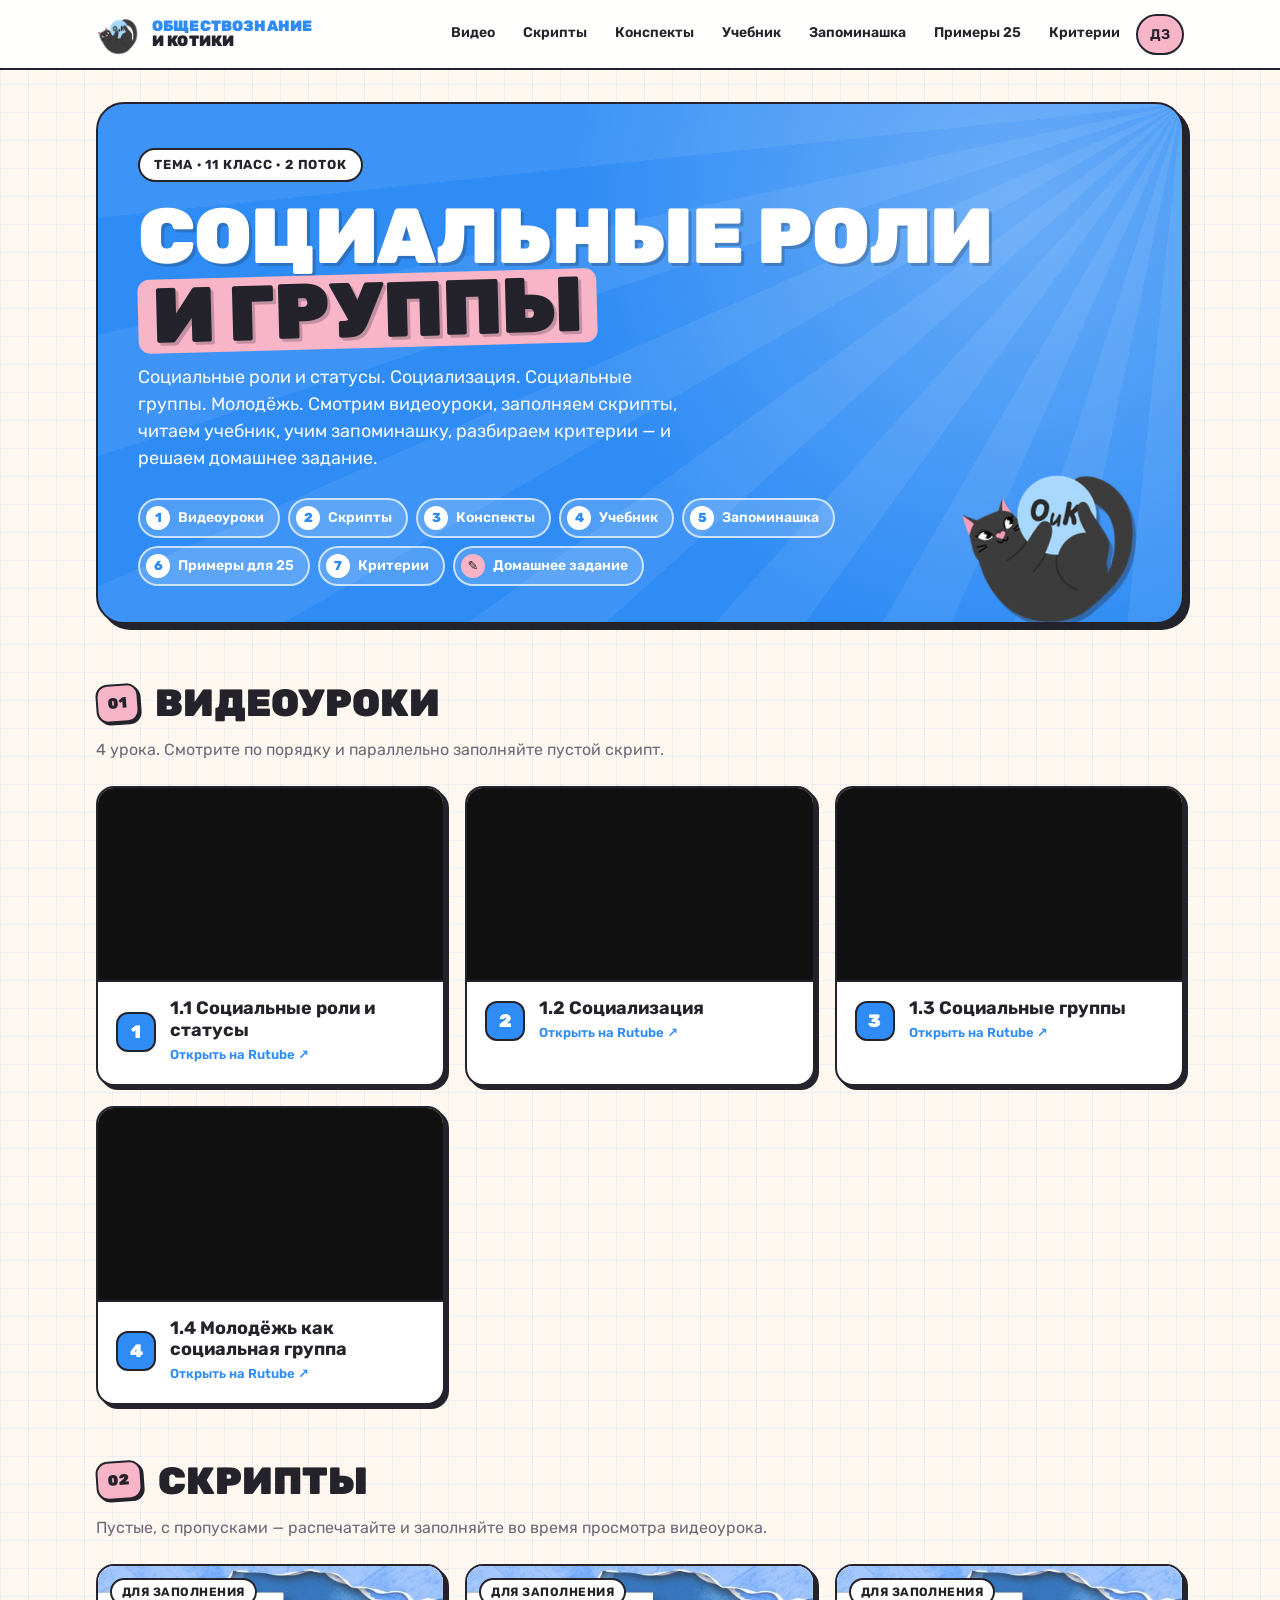
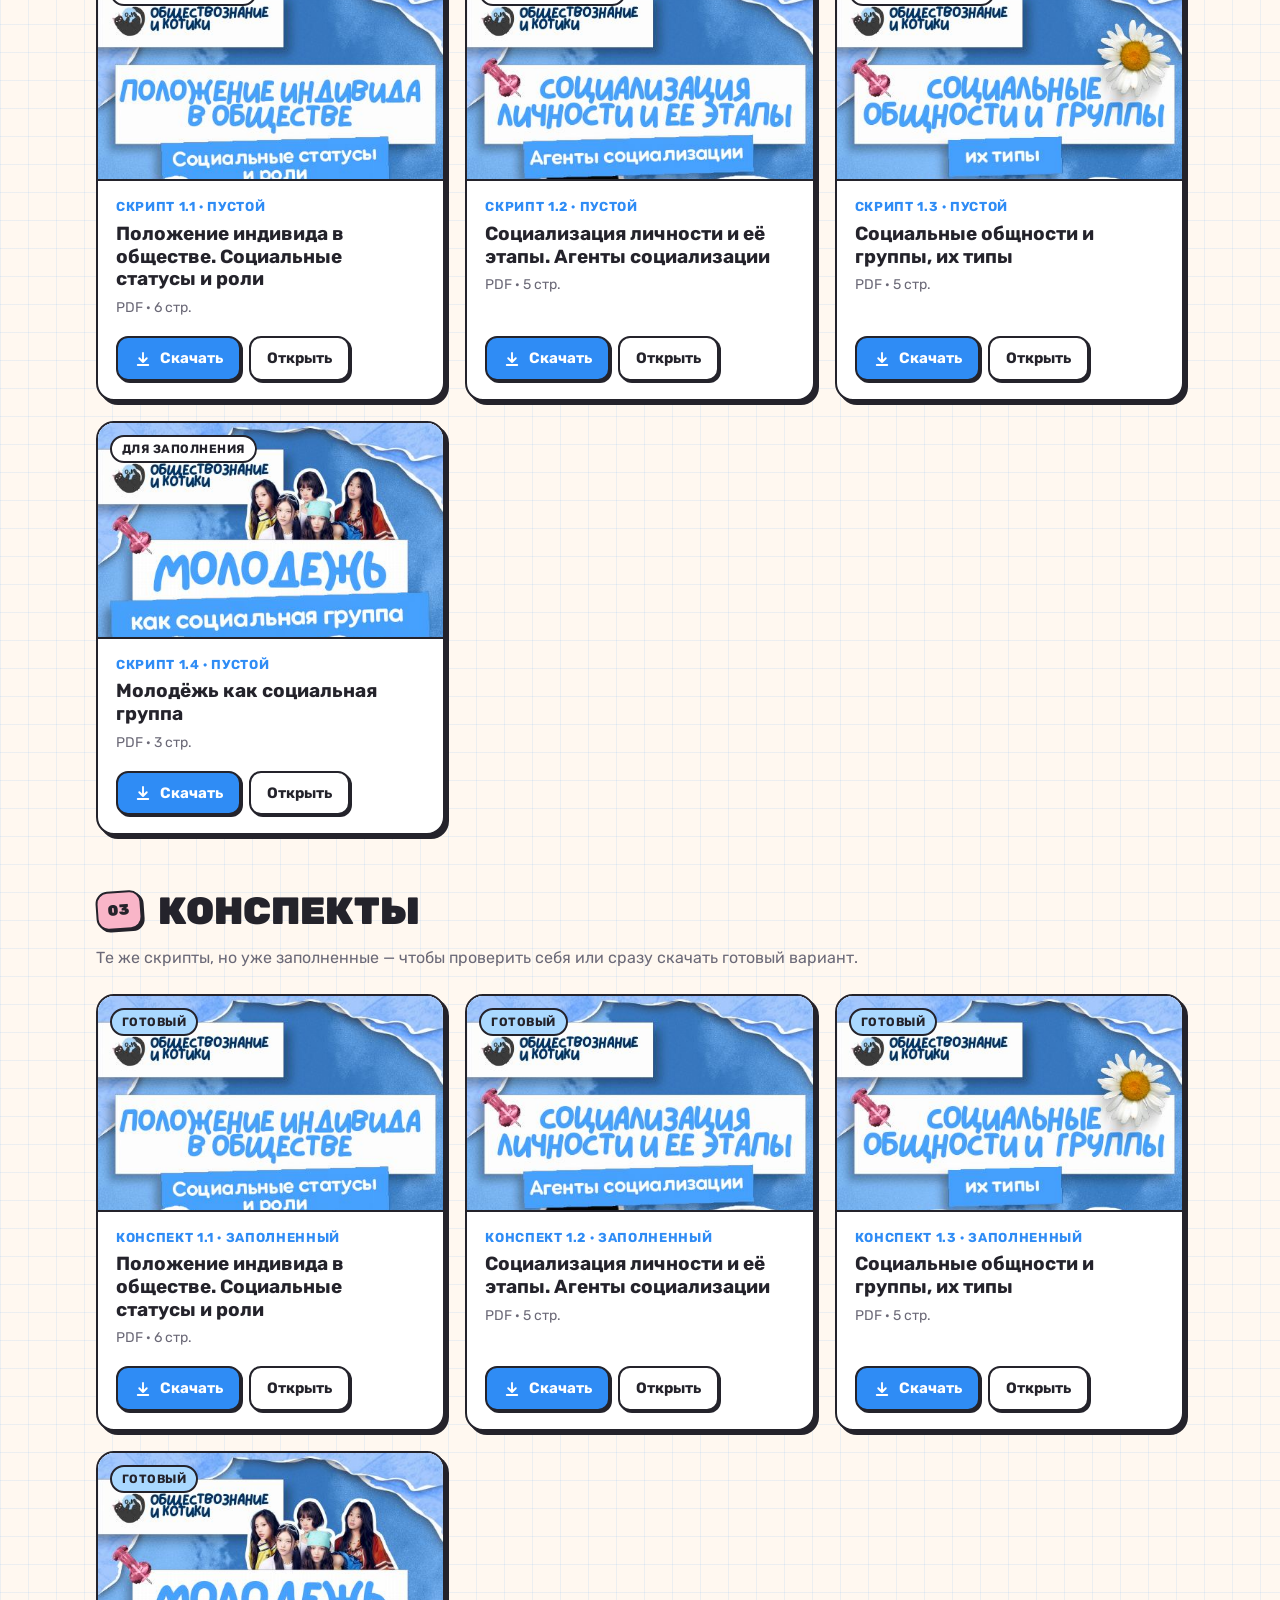
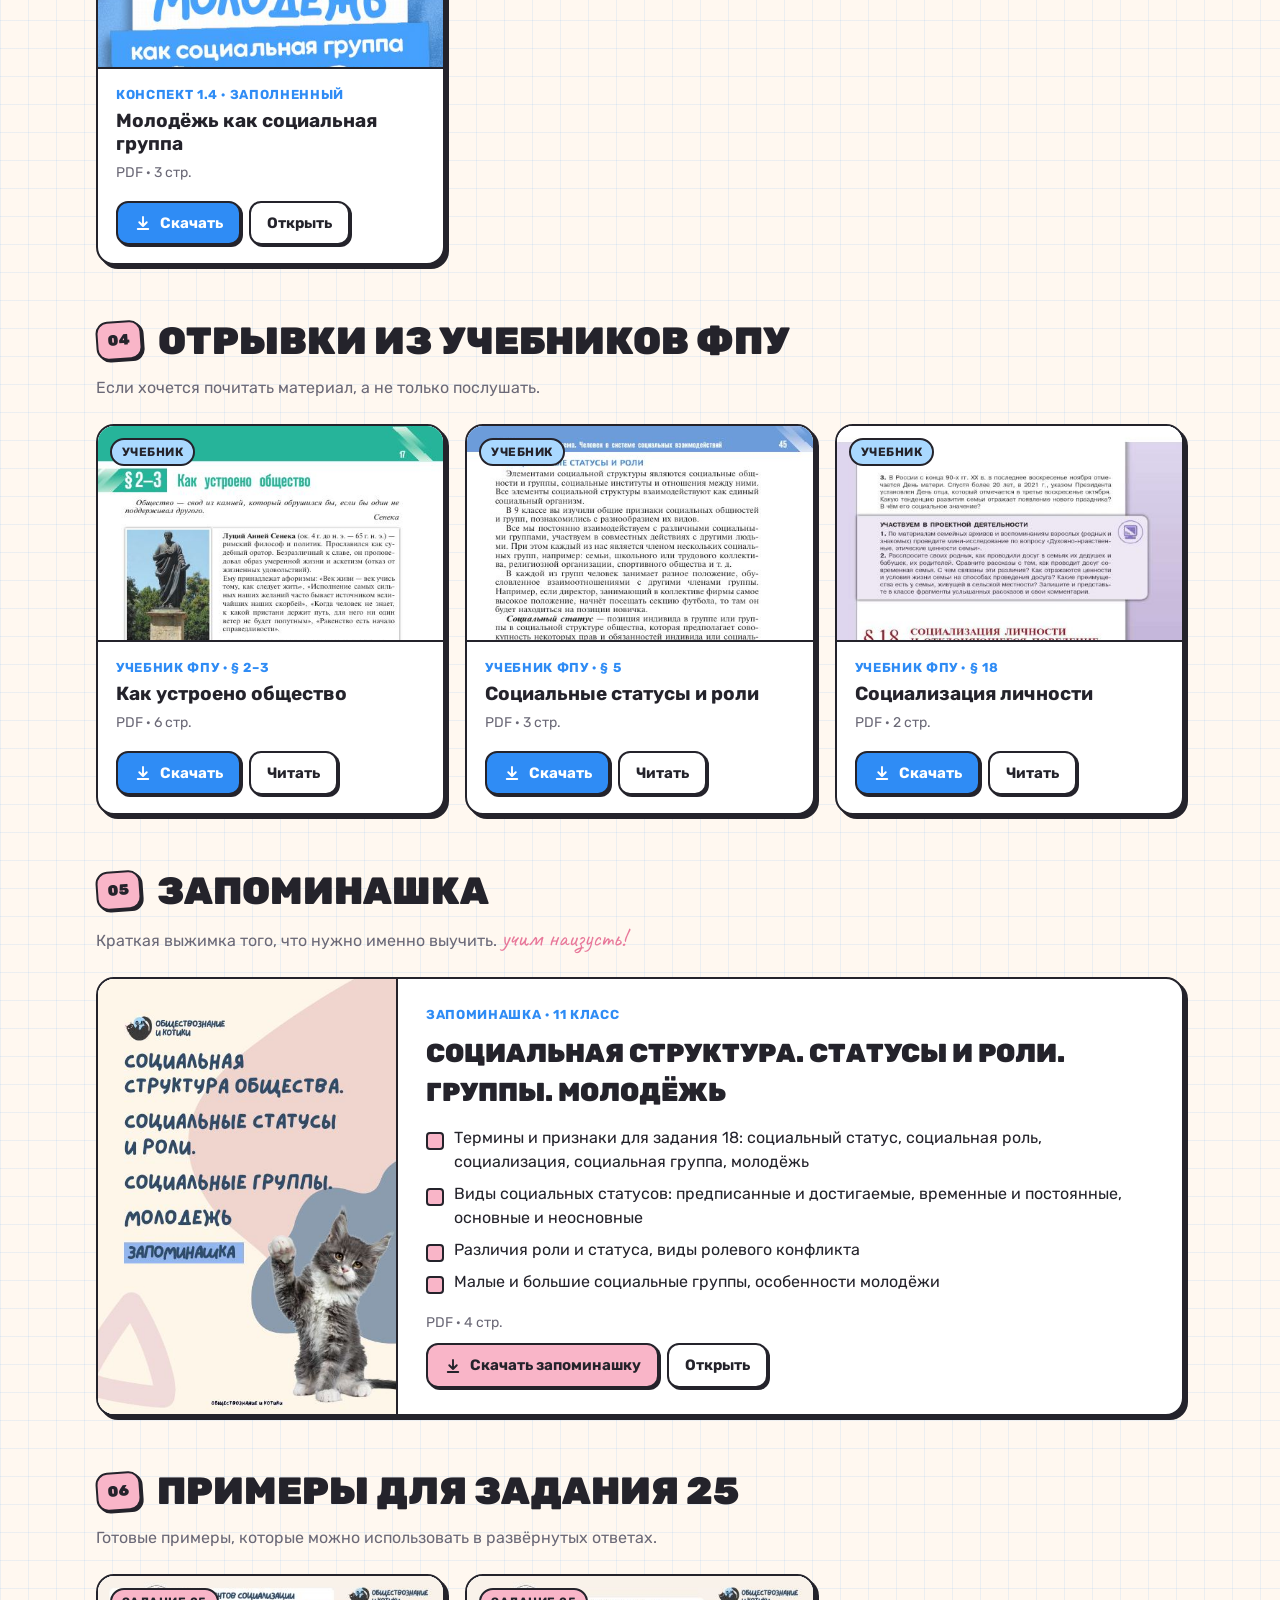
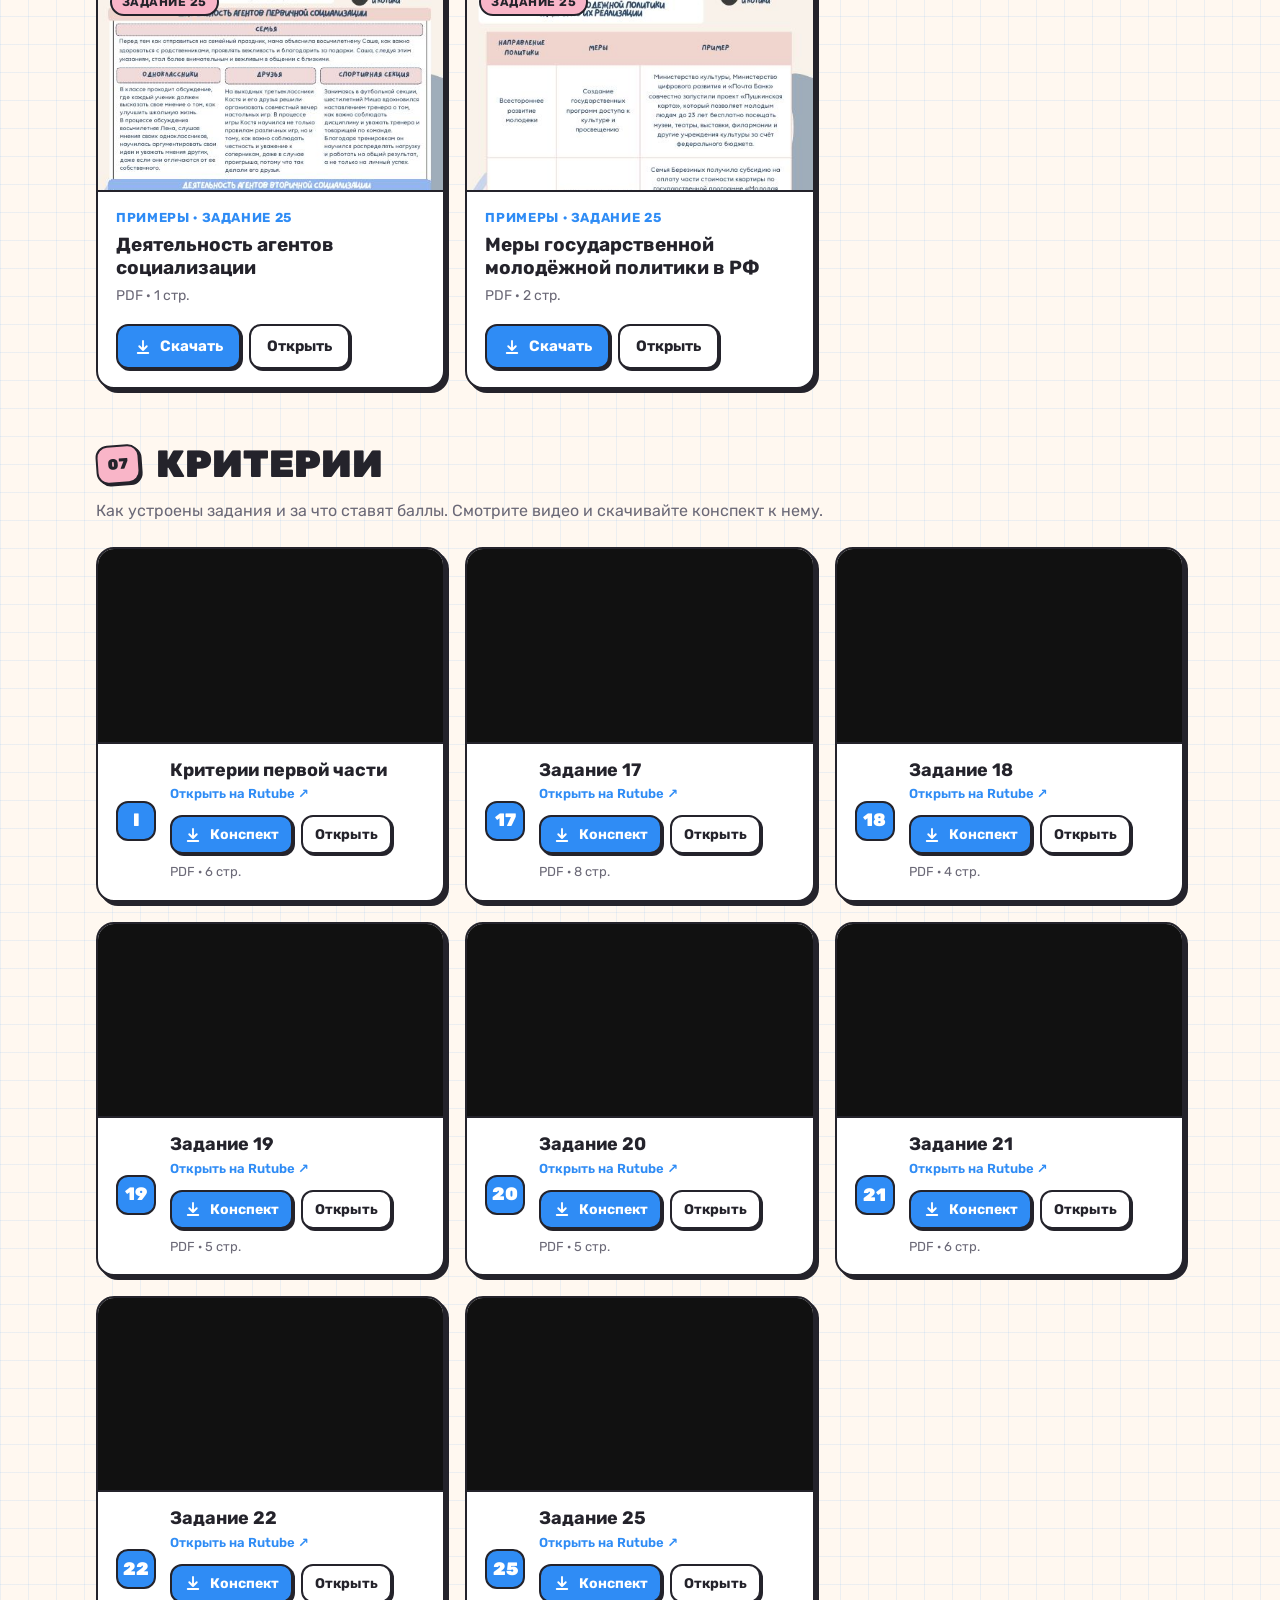
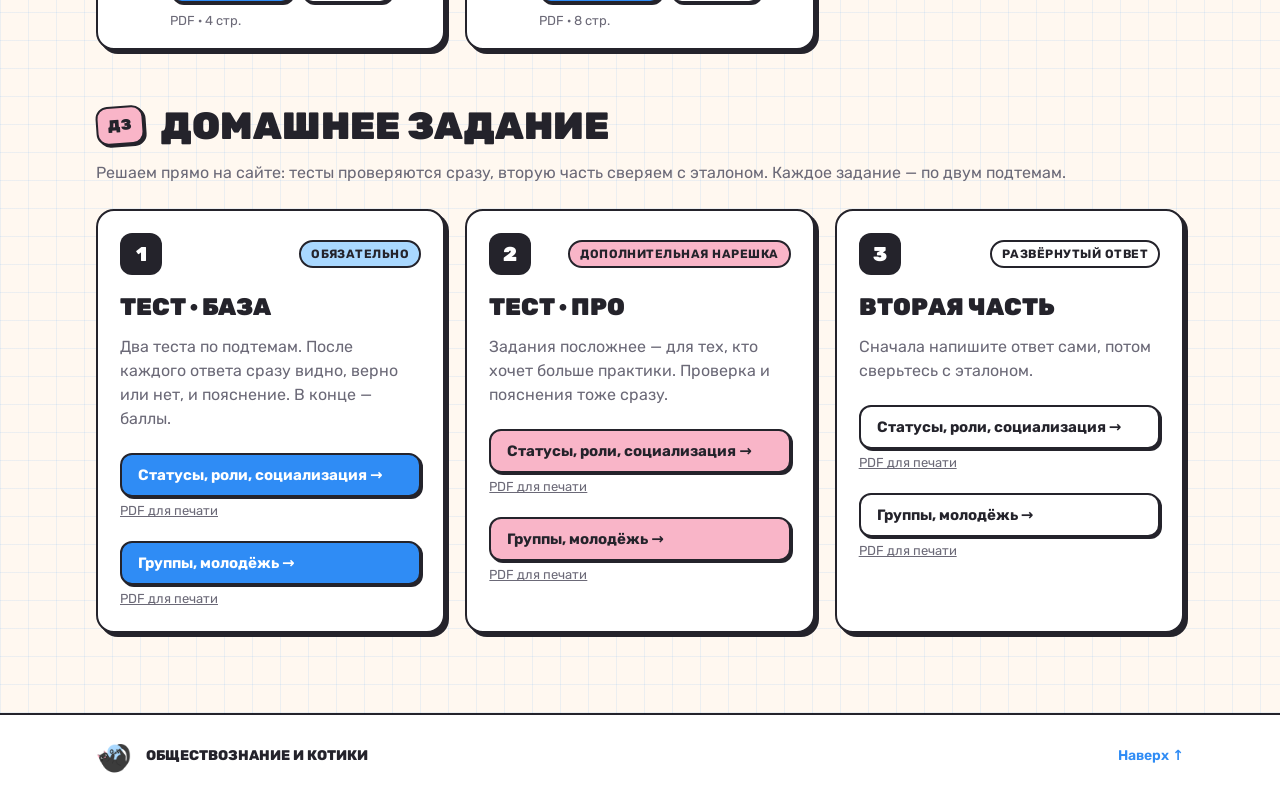
<file: index.html>
<!doctype html>
<html lang="ru">
<head>
<meta charset="utf-8">
<meta name="viewport" content="width=device-width, initial-scale=1">
<title>Социальные роли и группы · Обществознание и котики</title>
<meta name="description" content="Тема «Социальные роли и статусы. Социализация. Социальные группы. Молодёжь»: видеоуроки, скрипты, конспекты, учебник, запоминашка, критерии и домашнее задание.">
<link rel="icon" href="logo.png">
<link rel="preconnect" href="https://fonts.googleapis.com">
<link rel="preconnect" href="https://fonts.gstatic.com" crossorigin>
<link href="https://fonts.googleapis.com/css2?family=Rubik:wght@400;500;600;700;800;900&family=Caveat:wght@700&display=swap" rel="stylesheet">
<link rel="stylesheet" href="style.css">
</head>
<body>

<header class="top">
  <div class="wrap">
    <a class="brand" href="#">
      <img src="logo.png" alt="Логотип «Обществознание и котики»">
      <span><b>Обществознание</b>и котики</span>
    </a>
    <nav class="nav" aria-label="Разделы">
      <a href="#videos">Видео</a>
      <a href="#scripts">Скрипты</a>
      <a href="#notes">Конспекты</a>
      <a href="#textbook">Учебник</a>
      <a href="#memo">Запоминашка</a>
      <a href="#examples">Примеры 25</a>
      <a href="#criteria">Критерии</a>
      <a class="cta" href="#homework">ДЗ</a>
    </nav>
  </div>
</header>

<main class="wrap">

  <div class="hero">
    <span class="chip">Тема · 11 класс · 2 поток</span>
    <h1>Социальные роли<br><em>и группы</em></h1>
    <p>Социальные роли и статусы. Социализация. Социальные группы. Молодёжь. Смотрим видеоуроки, заполняем скрипты, читаем учебник, учим запоминашку, разбираем критерии — и решаем домашнее задание.</p>
    <img class="cat" src="logo.png" alt="">
    <div class="jumps">
      <a href="#videos"><i>1</i>Видеоуроки</a>
      <a href="#scripts"><i>2</i>Скрипты</a>
      <a href="#notes"><i>3</i>Конспекты</a>
      <a href="#textbook"><i>4</i>Учебник</a>
      <a href="#memo"><i>5</i>Запоминашка</a>
      <a href="#examples"><i>6</i>Примеры для 25</a>
      <a href="#criteria"><i>7</i>Критерии</a>
      <a class="live" href="#homework"><i>✎</i>Домашнее задание</a>
    </div>
  </div>

  <section id="videos">
    <div class="sec-head">
      <span class="num">01</span>
      <h2>Видеоуроки</h2>
      <p>4 урока. Смотрите по порядку и параллельно заполняйте пустой скрипт.</p>
    </div>
    <div class="grid">
      <article class="card video">
        <div class="player">
          <iframe src="https://rutube.ru/play/embed/0ddd648edb3864a4ce3d1fd973b65353/?p=ZBM4chKdW7emPqpKoD1eNQ" title="1.1 Социальные роли и статусы" loading="lazy" allow="clipboard-write; autoplay" allowfullscreen></iframe>
        </div>
        <div class="body">
          <span class="n">1</span>
          <div>
            <h3>1.1 Социальные роли и статусы</h3>
            <a class="ext" href="https://rutube.ru/video/private/0ddd648edb3864a4ce3d1fd973b65353/?p=ZBM4chKdW7emPqpKoD1eNQ" target="_blank" rel="noopener">Открыть на Rutube ↗</a>
          </div>
        </div>
      </article>
      <article class="card video">
        <div class="player">
          <iframe src="https://rutube.ru/play/embed/76dbc368056866358b45a902de714a12/?p=UzJ88fxK1TYT3ZNFLoNsIQ" title="1.2 Социализация" loading="lazy" allow="clipboard-write; autoplay" allowfullscreen></iframe>
        </div>
        <div class="body">
          <span class="n">2</span>
          <div>
            <h3>1.2 Социализация</h3>
            <a class="ext" href="https://rutube.ru/video/private/76dbc368056866358b45a902de714a12/?p=UzJ88fxK1TYT3ZNFLoNsIQ" target="_blank" rel="noopener">Открыть на Rutube ↗</a>
          </div>
        </div>
      </article>
      <article class="card video">
        <div class="player">
          <iframe src="https://rutube.ru/play/embed/5b9751189721cc603ed97948f240a44c/?p=IS6RJL2eoa4v5vap8ZmBkQ" title="1.3 Социальные группы" loading="lazy" allow="clipboard-write; autoplay" allowfullscreen></iframe>
        </div>
        <div class="body">
          <span class="n">3</span>
          <div>
            <h3>1.3 Социальные группы</h3>
            <a class="ext" href="https://rutube.ru/video/private/5b9751189721cc603ed97948f240a44c/?p=IS6RJL2eoa4v5vap8ZmBkQ" target="_blank" rel="noopener">Открыть на Rutube ↗</a>
          </div>
        </div>
      </article>
      <article class="card video">
        <div class="player">
          <iframe src="https://rutube.ru/play/embed/89062b64512f024c83a24d24d81c50ba/?p=FTJvmMeeWr1I8pR1qTcbyQ" title="1.4 Молодёжь как социальная группа" loading="lazy" allow="clipboard-write; autoplay" allowfullscreen></iframe>
        </div>
        <div class="body">
          <span class="n">4</span>
          <div>
            <h3>1.4 Молодёжь как социальная группа</h3>
            <a class="ext" href="https://rutube.ru/video/private/89062b64512f024c83a24d24d81c50ba/?p=FTJvmMeeWr1I8pR1qTcbyQ" target="_blank" rel="noopener">Открыть на Rutube ↗</a>
          </div>
        </div>
      </article>
    </div>
  </section>

  <section id="scripts">
    <div class="sec-head">
      <span class="num">02</span>
      <h2>Скрипты</h2>
      <p>Пустые, с пропусками — распечатайте и заполняйте во время просмотра видеоурока.</p>
    </div>
    <div class="grid">
      <article class="card file">
        <div class="cover"><img src="cover-skript-1-1-statusy-i-roli.jpg" alt="" loading="lazy"><span class="tag ">для заполнения</span></div>
        <div class="body">
          <span class="kicker">Скрипт 1.1 · пустой</span>
          <h3>Положение индивида в обществе. Социальные статусы и роли</h3>
          <span class="meta">PDF · 6 стр.</span>
          <div class="actions"><a class="btn" href="skript-1-1-statusy-i-roli.pdf" download><svg viewBox="0 0 24 24" fill="none" stroke="currentColor" stroke-width="2.5" stroke-linecap="round" stroke-linejoin="round"><path d="M12 4v12m0 0l-5-5m5 5l5-5M5 20h14"/></svg>Скачать</a><a class="btn ghost" href="skript-1-1-statusy-i-roli.pdf" target="_blank" rel="noopener">Открыть</a></div>
        </div>
      </article>
      <article class="card file">
        <div class="cover"><img src="cover-skript-1-2-socializaciya.jpg" alt="" loading="lazy"><span class="tag ">для заполнения</span></div>
        <div class="body">
          <span class="kicker">Скрипт 1.2 · пустой</span>
          <h3>Социализация личности и её этапы. Агенты социализации</h3>
          <span class="meta">PDF · 5 стр.</span>
          <div class="actions"><a class="btn" href="skript-1-2-socializaciya.pdf" download><svg viewBox="0 0 24 24" fill="none" stroke="currentColor" stroke-width="2.5" stroke-linecap="round" stroke-linejoin="round"><path d="M12 4v12m0 0l-5-5m5 5l5-5M5 20h14"/></svg>Скачать</a><a class="btn ghost" href="skript-1-2-socializaciya.pdf" target="_blank" rel="noopener">Открыть</a></div>
        </div>
      </article>
      <article class="card file">
        <div class="cover"><img src="cover-skript-1-3-socialnye-gruppy.jpg" alt="" loading="lazy"><span class="tag ">для заполнения</span></div>
        <div class="body">
          <span class="kicker">Скрипт 1.3 · пустой</span>
          <h3>Социальные общности и группы, их типы</h3>
          <span class="meta">PDF · 5 стр.</span>
          <div class="actions"><a class="btn" href="skript-1-3-socialnye-gruppy.pdf" download><svg viewBox="0 0 24 24" fill="none" stroke="currentColor" stroke-width="2.5" stroke-linecap="round" stroke-linejoin="round"><path d="M12 4v12m0 0l-5-5m5 5l5-5M5 20h14"/></svg>Скачать</a><a class="btn ghost" href="skript-1-3-socialnye-gruppy.pdf" target="_blank" rel="noopener">Открыть</a></div>
        </div>
      </article>
      <article class="card file">
        <div class="cover"><img src="cover-skript-1-4-molodezh.jpg" alt="" loading="lazy"><span class="tag ">для заполнения</span></div>
        <div class="body">
          <span class="kicker">Скрипт 1.4 · пустой</span>
          <h3>Молодёжь как социальная группа</h3>
          <span class="meta">PDF · 3 стр.</span>
          <div class="actions"><a class="btn" href="skript-1-4-molodezh.pdf" download><svg viewBox="0 0 24 24" fill="none" stroke="currentColor" stroke-width="2.5" stroke-linecap="round" stroke-linejoin="round"><path d="M12 4v12m0 0l-5-5m5 5l5-5M5 20h14"/></svg>Скачать</a><a class="btn ghost" href="skript-1-4-molodezh.pdf" target="_blank" rel="noopener">Открыть</a></div>
        </div>
      </article>
    </div>
  </section>

  <section id="notes">
    <div class="sec-head">
      <span class="num">03</span>
      <h2>Конспекты</h2>
      <p>Те же скрипты, но уже заполненные — чтобы проверить себя или сразу скачать готовый вариант.</p>
    </div>
    <div class="grid">
      <article class="card file">
        <div class="cover"><img src="cover-skript-1-1-statusy-i-roli.jpg" alt="" loading="lazy"><span class="tag blue">готовый</span></div>
        <div class="body">
          <span class="kicker">Конспект 1.1 · заполненный</span>
          <h3>Положение индивида в обществе. Социальные статусы и роли</h3>
          <span class="meta">PDF · 6 стр.</span>
          <div class="actions"><a class="btn" href="konspekt-1-1-statusy-i-roli.pdf" download><svg viewBox="0 0 24 24" fill="none" stroke="currentColor" stroke-width="2.5" stroke-linecap="round" stroke-linejoin="round"><path d="M12 4v12m0 0l-5-5m5 5l5-5M5 20h14"/></svg>Скачать</a><a class="btn ghost" href="konspekt-1-1-statusy-i-roli.pdf" target="_blank" rel="noopener">Открыть</a></div>
        </div>
      </article>
      <article class="card file">
        <div class="cover"><img src="cover-skript-1-2-socializaciya.jpg" alt="" loading="lazy"><span class="tag blue">готовый</span></div>
        <div class="body">
          <span class="kicker">Конспект 1.2 · заполненный</span>
          <h3>Социализация личности и её этапы. Агенты социализации</h3>
          <span class="meta">PDF · 5 стр.</span>
          <div class="actions"><a class="btn" href="konspekt-1-2-socializaciya.pdf" download><svg viewBox="0 0 24 24" fill="none" stroke="currentColor" stroke-width="2.5" stroke-linecap="round" stroke-linejoin="round"><path d="M12 4v12m0 0l-5-5m5 5l5-5M5 20h14"/></svg>Скачать</a><a class="btn ghost" href="konspekt-1-2-socializaciya.pdf" target="_blank" rel="noopener">Открыть</a></div>
        </div>
      </article>
      <article class="card file">
        <div class="cover"><img src="cover-skript-1-3-socialnye-gruppy.jpg" alt="" loading="lazy"><span class="tag blue">готовый</span></div>
        <div class="body">
          <span class="kicker">Конспект 1.3 · заполненный</span>
          <h3>Социальные общности и группы, их типы</h3>
          <span class="meta">PDF · 5 стр.</span>
          <div class="actions"><a class="btn" href="konspekt-1-3-socialnye-gruppy.pdf" download><svg viewBox="0 0 24 24" fill="none" stroke="currentColor" stroke-width="2.5" stroke-linecap="round" stroke-linejoin="round"><path d="M12 4v12m0 0l-5-5m5 5l5-5M5 20h14"/></svg>Скачать</a><a class="btn ghost" href="konspekt-1-3-socialnye-gruppy.pdf" target="_blank" rel="noopener">Открыть</a></div>
        </div>
      </article>
      <article class="card file">
        <div class="cover"><img src="cover-skript-1-4-molodezh.jpg" alt="" loading="lazy"><span class="tag blue">готовый</span></div>
        <div class="body">
          <span class="kicker">Конспект 1.4 · заполненный</span>
          <h3>Молодёжь как социальная группа</h3>
          <span class="meta">PDF · 3 стр.</span>
          <div class="actions"><a class="btn" href="konspekt-1-4-molodezh.pdf" download><svg viewBox="0 0 24 24" fill="none" stroke="currentColor" stroke-width="2.5" stroke-linecap="round" stroke-linejoin="round"><path d="M12 4v12m0 0l-5-5m5 5l5-5M5 20h14"/></svg>Скачать</a><a class="btn ghost" href="konspekt-1-4-molodezh.pdf" target="_blank" rel="noopener">Открыть</a></div>
        </div>
      </article>
    </div>
  </section>

  <section id="textbook">
    <div class="sec-head">
      <span class="num">04</span>
      <h2>Отрывки из учебников ФПУ</h2>
      <p>Если хочется почитать материал, а не только послушать.</p>
    </div>
    <div class="grid">
      <article class="card file">
        <div class="cover"><img src="cover-uchebnik-2-3-kak-ustroeno-obshchestvo.jpg" alt="" loading="lazy"><span class="tag blue">учебник</span></div>
        <div class="body">
          <span class="kicker">Учебник ФПУ · § 2–3</span>
          <h3>Как устроено общество</h3>
          <span class="meta">PDF · 6 стр.</span>
          <div class="actions"><a class="btn" href="uchebnik-2-3-kak-ustroeno-obshchestvo.pdf" download><svg viewBox="0 0 24 24" fill="none" stroke="currentColor" stroke-width="2.5" stroke-linecap="round" stroke-linejoin="round"><path d="M12 4v12m0 0l-5-5m5 5l5-5M5 20h14"/></svg>Скачать</a><a class="btn ghost" href="uchebnik-2-3-kak-ustroeno-obshchestvo.pdf" target="_blank" rel="noopener">Читать</a></div>
        </div>
      </article>
      <article class="card file">
        <div class="cover"><img src="cover-uchebnik-5-statusy-i-roli.jpg" alt="" loading="lazy"><span class="tag blue">учебник</span></div>
        <div class="body">
          <span class="kicker">Учебник ФПУ · § 5</span>
          <h3>Социальные статусы и роли</h3>
          <span class="meta">PDF · 3 стр.</span>
          <div class="actions"><a class="btn" href="uchebnik-5-statusy-i-roli.pdf" download><svg viewBox="0 0 24 24" fill="none" stroke="currentColor" stroke-width="2.5" stroke-linecap="round" stroke-linejoin="round"><path d="M12 4v12m0 0l-5-5m5 5l5-5M5 20h14"/></svg>Скачать</a><a class="btn ghost" href="uchebnik-5-statusy-i-roli.pdf" target="_blank" rel="noopener">Читать</a></div>
        </div>
      </article>
      <article class="card file">
        <div class="cover"><img src="cover-uchebnik-18-socializaciya.jpg" alt="" loading="lazy"><span class="tag blue">учебник</span></div>
        <div class="body">
          <span class="kicker">Учебник ФПУ · § 18</span>
          <h3>Социализация личности</h3>
          <span class="meta">PDF · 2 стр.</span>
          <div class="actions"><a class="btn" href="uchebnik-18-socializaciya.pdf" download><svg viewBox="0 0 24 24" fill="none" stroke="currentColor" stroke-width="2.5" stroke-linecap="round" stroke-linejoin="round"><path d="M12 4v12m0 0l-5-5m5 5l5-5M5 20h14"/></svg>Скачать</a><a class="btn ghost" href="uchebnik-18-socializaciya.pdf" target="_blank" rel="noopener">Читать</a></div>
        </div>
      </article>
    </div>
  </section>

  <section id="memo">
    <div class="sec-head">
      <span class="num">05</span>
      <h2>Запоминашка</h2>
      <p>Краткая выжимка того, что нужно именно выучить. <span class="hand">учим наизусть!</span></p>
    </div>
    <article class="memo">
      <div class="cover"><img src="cover-zapominashka-statusy-socializaciya-gruppy.jpg" alt="Обложка запоминашки" loading="lazy"></div>
      <div class="body">
        <span class="kicker" style="font-size:13px;font-weight:700;color:var(--blue);text-transform:uppercase;letter-spacing:.05em">Запоминашка · 11 класс</span>
        <h3>Социальная структура. Статусы и роли. Группы. Молодёжь</h3>
        <ul>
          <li>Термины и признаки для задания 18: социальный статус, социальная роль, социализация, социальная группа, молодёжь</li>
          <li>Виды социальных статусов: предписанные и достигаемые, временные и постоянные, основные и неосновные</li>
          <li>Различия роли и статуса, виды ролевого конфликта</li>
          <li>Малые и большие социальные группы, особенности молодёжи</li>
        </ul>
        <span class="meta" style="color:var(--muted);font-size:14px">PDF · 4 стр.</span>
        <div class="actions" style="display:flex;gap:8px;flex-wrap:wrap"><a class="btn pink" href="zapominashka-statusy-socializaciya-gruppy.pdf" download><svg viewBox="0 0 24 24" fill="none" stroke="currentColor" stroke-width="2.5" stroke-linecap="round" stroke-linejoin="round"><path d="M12 4v12m0 0l-5-5m5 5l5-5M5 20h14"/></svg>Скачать запоминашку</a><a class="btn ghost" href="zapominashka-statusy-socializaciya-gruppy.pdf" target="_blank" rel="noopener">Открыть</a></div>
      </div>
    </article>
  </section>

  <section id="examples">
    <div class="sec-head">
      <span class="num">06</span>
      <h2>Примеры для задания 25</h2>
      <p>Готовые примеры, которые можно использовать в развёрнутых ответах.</p>
    </div>
    <div class="grid">
      <article class="card file">
        <div class="cover"><img src="cover-zadanie-25-agenty-socializacii.jpg" alt="" loading="lazy"><span class="tag pink">задание 25</span></div>
        <div class="body">
          <span class="kicker">Примеры · задание 25</span>
          <h3>Деятельность агентов социализации</h3>
          <span class="meta">PDF · 1 стр.</span>
          <div class="actions"><a class="btn" href="zadanie-25-agenty-socializacii.pdf" download><svg viewBox="0 0 24 24" fill="none" stroke="currentColor" stroke-width="2.5" stroke-linecap="round" stroke-linejoin="round"><path d="M12 4v12m0 0l-5-5m5 5l5-5M5 20h14"/></svg>Скачать</a><a class="btn ghost" href="zadanie-25-agenty-socializacii.pdf" target="_blank" rel="noopener">Открыть</a></div>
        </div>
      </article>
      <article class="card file">
        <div class="cover"><img src="cover-zadanie-25-molodezhnaya-politika.jpg" alt="" loading="lazy"><span class="tag pink">задание 25</span></div>
        <div class="body">
          <span class="kicker">Примеры · задание 25</span>
          <h3>Меры государственной молодёжной политики в РФ</h3>
          <span class="meta">PDF · 2 стр.</span>
          <div class="actions"><a class="btn" href="zadanie-25-molodezhnaya-politika.pdf" download><svg viewBox="0 0 24 24" fill="none" stroke="currentColor" stroke-width="2.5" stroke-linecap="round" stroke-linejoin="round"><path d="M12 4v12m0 0l-5-5m5 5l5-5M5 20h14"/></svg>Скачать</a><a class="btn ghost" href="zadanie-25-molodezhnaya-politika.pdf" target="_blank" rel="noopener">Открыть</a></div>
        </div>
      </article>
    </div>
  </section>

  <section id="criteria">
    <div class="sec-head">
      <span class="num">07</span>
      <h2>Критерии</h2>
      <p>Как устроены задания и за что ставят баллы. Смотрите видео и скачивайте конспект к нему.</p>
    </div>
    <div class="grid">
      <article class="card video">
        <div class="player">
          <iframe src="https://rutube.ru/play/embed/38aa1e8e3b3ec94aa4c1c477caf0bf77/?p=f--EtTXh1rHdpnwXa7PUvw" title="Критерии первой части" loading="lazy" allow="clipboard-write; autoplay" allowfullscreen></iframe>
        </div>
        <div class="body">
          <span class="n">I</span>
          <div>
            <h3>Критерии первой части</h3>
            <a class="ext" href="https://rutube.ru/video/private/38aa1e8e3b3ec94aa4c1c477caf0bf77/?p=f--EtTXh1rHdpnwXa7PUvw" target="_blank" rel="noopener">Открыть на Rutube ↗</a><div class="crit-file"><a class="btn" href="kriterii-1-chast.pdf" download><svg viewBox="0 0 24 24" fill="none" stroke="currentColor" stroke-width="2.5" stroke-linecap="round" stroke-linejoin="round"><path d="M12 4v12m0 0l-5-5m5 5l5-5M5 20h14"/></svg>Конспект</a><a class="btn ghost" href="kriterii-1-chast.pdf" target="_blank" rel="noopener">Открыть</a><span class="meta">PDF · 6 стр.</span></div>
          </div>
        </div>
      </article>
      <article class="card video">
        <div class="player">
          <iframe src="https://rutube.ru/play/embed/2edc09b0f4e0421f979c23acbd559f2c/?p=_B3GvoRbn62wuwgg90BpBg" title="Задание 17" loading="lazy" allow="clipboard-write; autoplay" allowfullscreen></iframe>
        </div>
        <div class="body">
          <span class="n">17</span>
          <div>
            <h3>Задание 17</h3>
            <a class="ext" href="https://rutube.ru/video/private/2edc09b0f4e0421f979c23acbd559f2c/?p=_B3GvoRbn62wuwgg90BpBg" target="_blank" rel="noopener">Открыть на Rutube ↗</a><div class="crit-file"><a class="btn" href="kriterii-17.pdf" download><svg viewBox="0 0 24 24" fill="none" stroke="currentColor" stroke-width="2.5" stroke-linecap="round" stroke-linejoin="round"><path d="M12 4v12m0 0l-5-5m5 5l5-5M5 20h14"/></svg>Конспект</a><a class="btn ghost" href="kriterii-17.pdf" target="_blank" rel="noopener">Открыть</a><span class="meta">PDF · 8 стр.</span></div>
          </div>
        </div>
      </article>
      <article class="card video">
        <div class="player">
          <iframe src="https://rutube.ru/play/embed/f108323572925ad44f39e218b424b65a/?p=UvlTaIf8ZXZHDovFb5SNtA" title="Задание 18" loading="lazy" allow="clipboard-write; autoplay" allowfullscreen></iframe>
        </div>
        <div class="body">
          <span class="n">18</span>
          <div>
            <h3>Задание 18</h3>
            <a class="ext" href="https://rutube.ru/video/private/f108323572925ad44f39e218b424b65a/?p=UvlTaIf8ZXZHDovFb5SNtA" target="_blank" rel="noopener">Открыть на Rutube ↗</a><div class="crit-file"><a class="btn" href="kriterii-18.pdf" download><svg viewBox="0 0 24 24" fill="none" stroke="currentColor" stroke-width="2.5" stroke-linecap="round" stroke-linejoin="round"><path d="M12 4v12m0 0l-5-5m5 5l5-5M5 20h14"/></svg>Конспект</a><a class="btn ghost" href="kriterii-18.pdf" target="_blank" rel="noopener">Открыть</a><span class="meta">PDF · 4 стр.</span></div>
          </div>
        </div>
      </article>
      <article class="card video">
        <div class="player">
          <iframe src="https://rutube.ru/play/embed/e1ab7402ad9d57908bb9dca8126154c7/?p=BoxJoF0Z74283SuHDxG-sg" title="Задание 19" loading="lazy" allow="clipboard-write; autoplay" allowfullscreen></iframe>
        </div>
        <div class="body">
          <span class="n">19</span>
          <div>
            <h3>Задание 19</h3>
            <a class="ext" href="https://rutube.ru/video/private/e1ab7402ad9d57908bb9dca8126154c7/?p=BoxJoF0Z74283SuHDxG-sg" target="_blank" rel="noopener">Открыть на Rutube ↗</a><div class="crit-file"><a class="btn" href="kriterii-19.pdf" download><svg viewBox="0 0 24 24" fill="none" stroke="currentColor" stroke-width="2.5" stroke-linecap="round" stroke-linejoin="round"><path d="M12 4v12m0 0l-5-5m5 5l5-5M5 20h14"/></svg>Конспект</a><a class="btn ghost" href="kriterii-19.pdf" target="_blank" rel="noopener">Открыть</a><span class="meta">PDF · 5 стр.</span></div>
          </div>
        </div>
      </article>
      <article class="card video">
        <div class="player">
          <iframe src="https://rutube.ru/play/embed/05be39427c101f24f472283592df048f/?p=9_JUWUUhljFiKEnPEf-8Fw" title="Задание 20" loading="lazy" allow="clipboard-write; autoplay" allowfullscreen></iframe>
        </div>
        <div class="body">
          <span class="n">20</span>
          <div>
            <h3>Задание 20</h3>
            <a class="ext" href="https://rutube.ru/video/private/05be39427c101f24f472283592df048f/?p=9_JUWUUhljFiKEnPEf-8Fw" target="_blank" rel="noopener">Открыть на Rutube ↗</a><div class="crit-file"><a class="btn" href="kriterii-20.pdf" download><svg viewBox="0 0 24 24" fill="none" stroke="currentColor" stroke-width="2.5" stroke-linecap="round" stroke-linejoin="round"><path d="M12 4v12m0 0l-5-5m5 5l5-5M5 20h14"/></svg>Конспект</a><a class="btn ghost" href="kriterii-20.pdf" target="_blank" rel="noopener">Открыть</a><span class="meta">PDF · 5 стр.</span></div>
          </div>
        </div>
      </article>
      <article class="card video">
        <div class="player">
          <iframe src="https://rutube.ru/play/embed/e21b2a7ef93c882f477f32e0c5716aed/?p=xrqf4JusQm0ge1V90WRyEg" title="Задание 21" loading="lazy" allow="clipboard-write; autoplay" allowfullscreen></iframe>
        </div>
        <div class="body">
          <span class="n">21</span>
          <div>
            <h3>Задание 21</h3>
            <a class="ext" href="https://rutube.ru/video/private/e21b2a7ef93c882f477f32e0c5716aed/?p=xrqf4JusQm0ge1V90WRyEg" target="_blank" rel="noopener">Открыть на Rutube ↗</a><div class="crit-file"><a class="btn" href="kriterii-21.pdf" download><svg viewBox="0 0 24 24" fill="none" stroke="currentColor" stroke-width="2.5" stroke-linecap="round" stroke-linejoin="round"><path d="M12 4v12m0 0l-5-5m5 5l5-5M5 20h14"/></svg>Конспект</a><a class="btn ghost" href="kriterii-21.pdf" target="_blank" rel="noopener">Открыть</a><span class="meta">PDF · 6 стр.</span></div>
          </div>
        </div>
      </article>
      <article class="card video">
        <div class="player">
          <iframe src="https://rutube.ru/play/embed/98dc498a2349ae5b28d8914ec30a8cb4/?p=HAG7WeYutwev94z8hGg-Mw" title="Задание 22" loading="lazy" allow="clipboard-write; autoplay" allowfullscreen></iframe>
        </div>
        <div class="body">
          <span class="n">22</span>
          <div>
            <h3>Задание 22</h3>
            <a class="ext" href="https://rutube.ru/video/private/98dc498a2349ae5b28d8914ec30a8cb4/?p=HAG7WeYutwev94z8hGg-Mw" target="_blank" rel="noopener">Открыть на Rutube ↗</a><div class="crit-file"><a class="btn" href="kriterii-22.pdf" download><svg viewBox="0 0 24 24" fill="none" stroke="currentColor" stroke-width="2.5" stroke-linecap="round" stroke-linejoin="round"><path d="M12 4v12m0 0l-5-5m5 5l5-5M5 20h14"/></svg>Конспект</a><a class="btn ghost" href="kriterii-22.pdf" target="_blank" rel="noopener">Открыть</a><span class="meta">PDF · 4 стр.</span></div>
          </div>
        </div>
      </article>
      <article class="card video">
        <div class="player">
          <iframe src="https://rutube.ru/play/embed/af88b715d21ff1a92e731315b76b2ae8/?p=7-QDyxRVNSUgnRv3pzf-3Q" title="Задание 25" loading="lazy" allow="clipboard-write; autoplay" allowfullscreen></iframe>
        </div>
        <div class="body">
          <span class="n">25</span>
          <div>
            <h3>Задание 25</h3>
            <a class="ext" href="https://rutube.ru/video/private/af88b715d21ff1a92e731315b76b2ae8/?p=7-QDyxRVNSUgnRv3pzf-3Q" target="_blank" rel="noopener">Открыть на Rutube ↗</a><div class="crit-file"><a class="btn" href="kriterii-25.pdf" download><svg viewBox="0 0 24 24" fill="none" stroke="currentColor" stroke-width="2.5" stroke-linecap="round" stroke-linejoin="round"><path d="M12 4v12m0 0l-5-5m5 5l5-5M5 20h14"/></svg>Конспект</a><a class="btn ghost" href="kriterii-25.pdf" target="_blank" rel="noopener">Открыть</a><span class="meta">PDF · 8 стр.</span></div>
          </div>
        </div>
      </article>
    </div>
  </section>

  <section id="homework">
    <div class="sec-head">
      <span class="num">ДЗ</span>
      <h2>Домашнее задание</h2>
      <p>Решаем прямо на сайте: тесты проверяются сразу, вторую часть сверяем с эталоном. Каждое задание — по двум подтемам.</p>
    </div>
    <div class="grid hw">
      <article class="card hw-card">
        <div class="hw-top"><span class="hw-n">1</span><span class="chip-s blue">обязательно</span></div>
        <h3>Тест · База</h3>
        <p>Два теста по подтемам. После каждого ответа сразу видно, верно или нет, и пояснение. В конце — баллы.</p>
        <div class="hw-link"><a class="btn " href="test-baza-1.html">Статусы, роли, социализация →</a><a class="pdf-link" href="dz-test-baza-1.pdf" download>PDF для печати</a></div>
        <div class="hw-link"><a class="btn " href="test-baza-2.html">Группы, молодёжь →</a><a class="pdf-link" href="dz-test-baza-2.pdf" download>PDF для печати</a></div>
      </article>
      <article class="card hw-card">
        <div class="hw-top"><span class="hw-n">2</span><span class="chip-s pink">дополнительная нарешка</span></div>
        <h3>Тест · Про</h3>
        <p>Задания посложнее — для тех, кто хочет больше практики. Проверка и пояснения тоже сразу.</p>
        <div class="hw-link"><a class="btn pink" href="test-pro-1.html">Статусы, роли, социализация →</a><a class="pdf-link" href="dz-test-pro-1.pdf" download>PDF для печати</a></div>
        <div class="hw-link"><a class="btn pink" href="test-pro-2.html">Группы, молодёжь →</a><a class="pdf-link" href="dz-test-pro-2.pdf" download>PDF для печати</a></div>
      </article>
      <article class="card hw-card">
        <div class="hw-top"><span class="hw-n">3</span><span class="chip-s ">развёрнутый ответ</span></div>
        <h3>Вторая часть</h3>
        <p>Сначала напишите ответ сами, потом сверьтесь с эталоном.</p>
        <div class="hw-link"><a class="btn ghost" href="chast-2-1.html">Статусы, роли, социализация →</a><a class="pdf-link" href="dz-chast-2-1.pdf" download>PDF для печати</a></div>
        <div class="hw-link"><a class="btn ghost" href="chast-2-2.html">Группы, молодёжь →</a><a class="pdf-link" href="dz-chast-2-2.pdf" download>PDF для печати</a></div>
      </article>
    </div>
  </section>

</main>

<footer>
  <div class="wrap">
    <img src="logo.png" alt="">
    <span>Обществознание и котики</span>
    <a class="up" href="#">Наверх ↑</a>
  </div>
</footer>

</body>
</html>
</file>
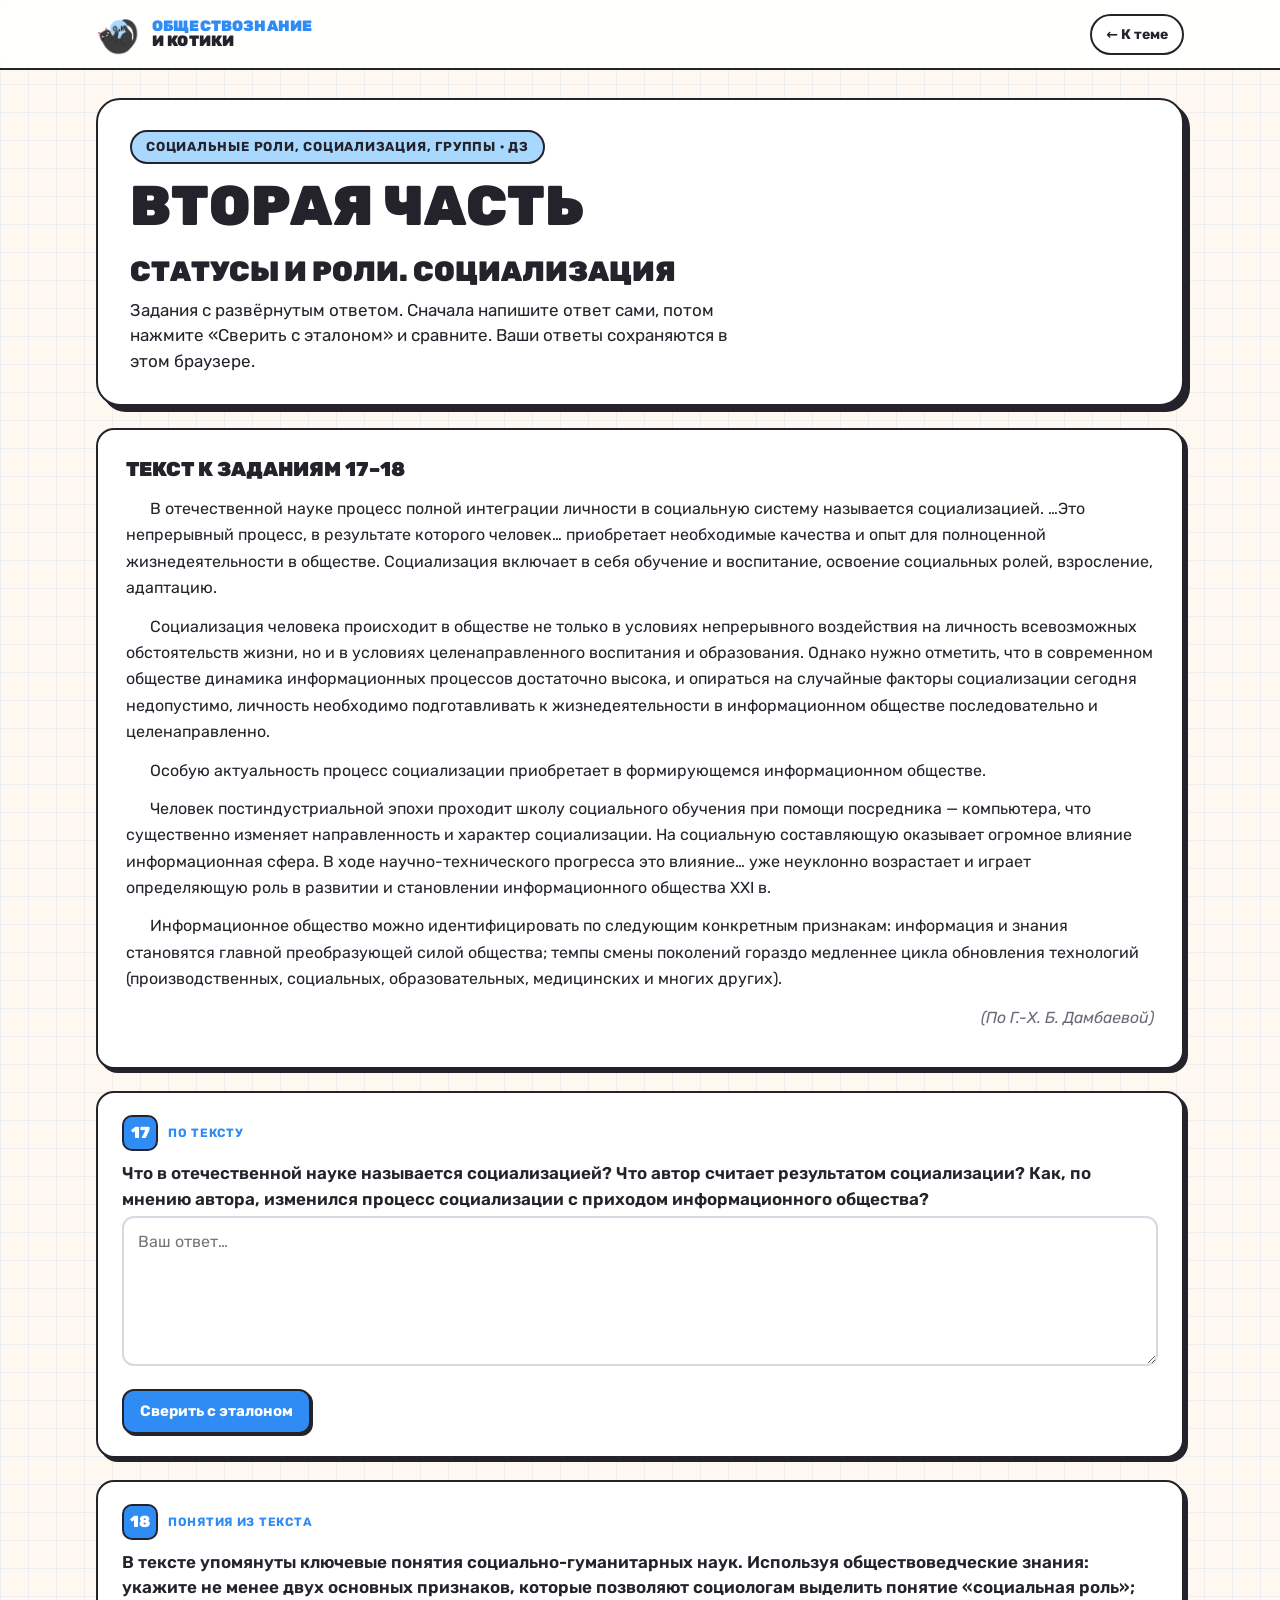
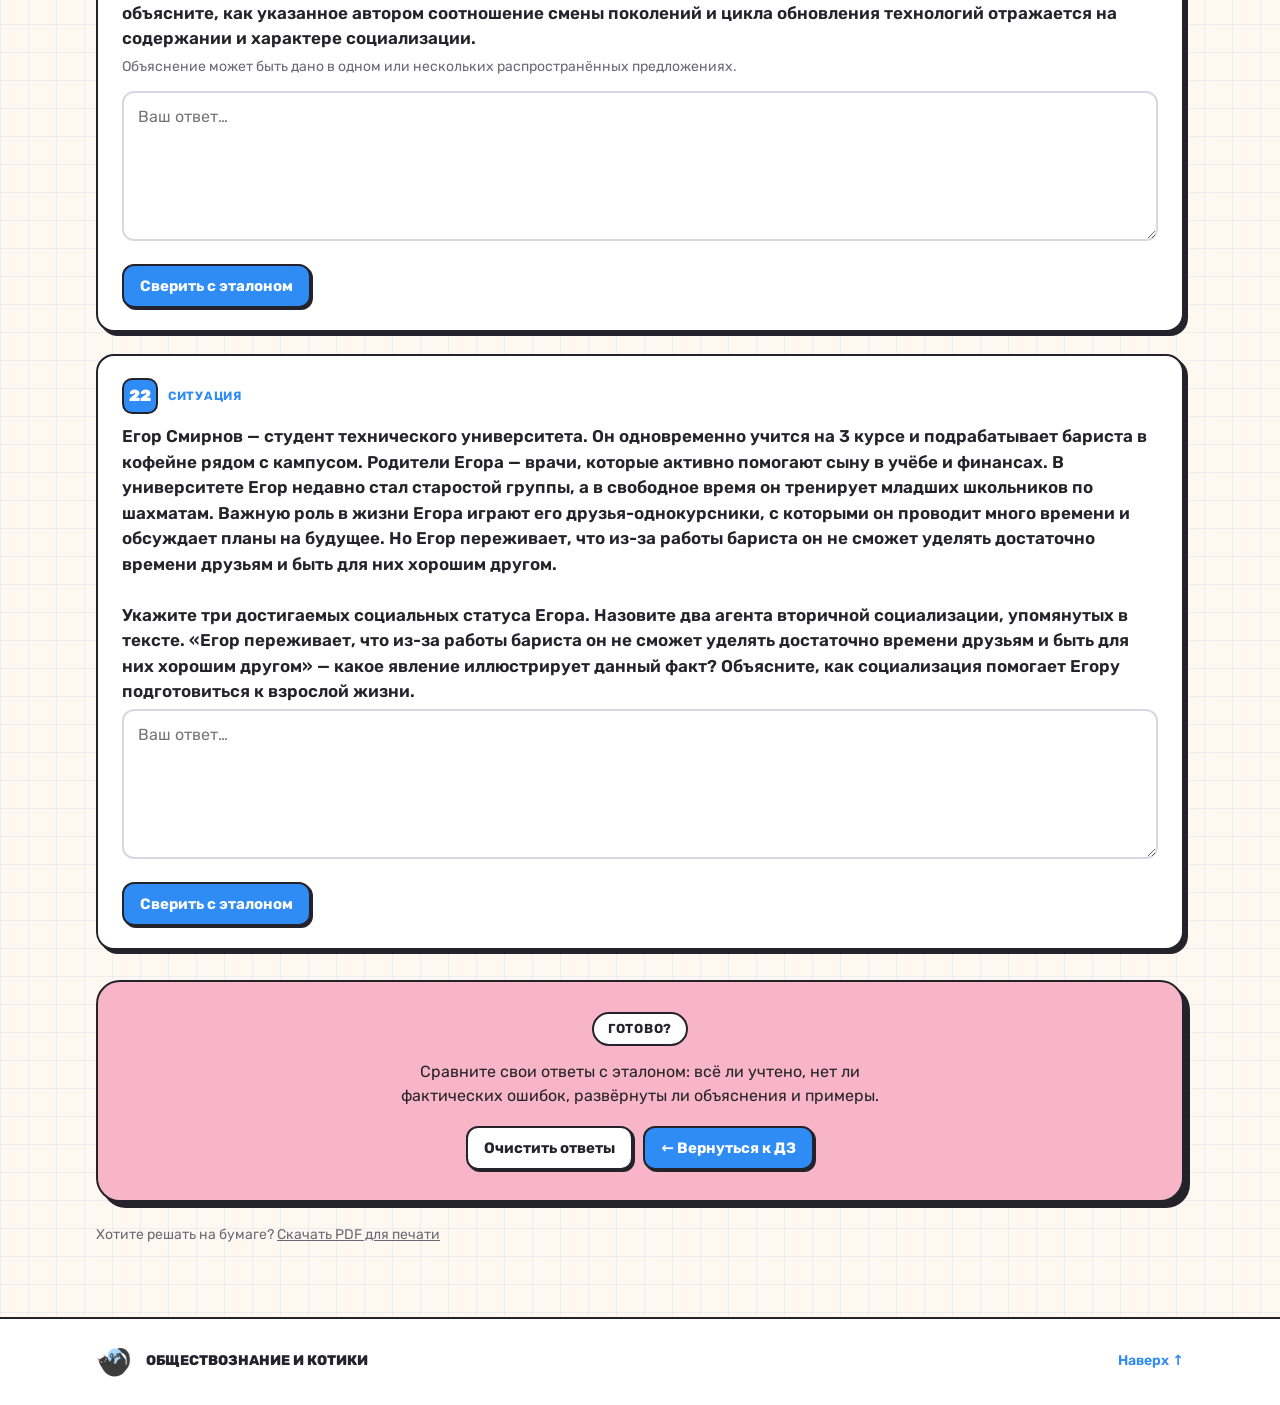
<file: chast-2-1.html>
<!doctype html>
<html lang="ru">
<head>
<meta charset="utf-8">
<meta name="viewport" content="width=device-width, initial-scale=1">
<title>Вторая часть · Статусы и роли. Социализация · Обществознание и котики</title>
<link rel="icon" href="logo.png">
<link rel="preconnect" href="https://fonts.googleapis.com">
<link rel="preconnect" href="https://fonts.gstatic.com" crossorigin>
<link href="https://fonts.googleapis.com/css2?family=Rubik:wght@400;500;600;700;800;900&family=Caveat:wght@700&display=swap" rel="stylesheet">
<link rel="stylesheet" href="style.css">
</head>
<body>

<header class="top">
  <div class="wrap">
    <a class="brand" href="index.html">
      <img src="logo.png" alt="Логотип «Обществознание и котики»">
      <span><b>Обществознание</b>и котики</span>
    </a>
    <a class="back" href="index.html#homework">← К теме</a>
  </div>
</header>

<main class="wrap">
  <div class="page-hero white">
    <span class="chip" style="background:var(--blue-soft)">Социальные роли, социализация, группы · ДЗ</span>
    <h1>Вторая часть<br><span style="font-size:.5em">Статусы и роли. Социализация</span></h1>
    <p>Задания с развёрнутым ответом. Сначала напишите ответ сами, потом нажмите «Сверить с эталоном» и сравните. Ваши ответы сохраняются в этом браузере.</p>
  </div>

  <article class="source">
    <h2>Текст к заданиям 17–18</h2>
    <p>В отечественной науке процесс полной интеграции личности в социальную систему называется социализацией. …Это непрерывный процесс, в результате которого человек… приобретает необходимые качества и опыт для полноценной жизнедеятельности в обществе. Социализация включает в себя обучение и воспитание, освоение социальных ролей, взросление, адаптацию.</p>
    <p>Социализация человека происходит в обществе не только в условиях непрерывного воздействия на личность всевозможных обстоятельств жизни, но и в условиях целенаправленного воспитания и образования. Однако нужно отметить, что в современном обществе динамика информационных процессов достаточно высока, и опираться на случайные факторы социализации сегодня недопустимо, личность необходимо подготавливать к жизнедеятельности в информационном обществе последовательно и целенаправленно.</p>
    <p>Особую актуальность процесс социализации приобретает в формирующемся информационном обществе.</p>
    <p>Человек постиндустриальной эпохи проходит школу социального обучения при помощи посредника — компьютера, что существенно изменяет направленность и характер социализации. На социальную составляющую оказывает огромное влияние информационная сфера. В ходе научно-технического прогресса это влияние… уже неуклонно возрастает и играет определяющую роль в развитии и становлении информационного общества XXI в.</p>
    <p>Информационное общество можно идентифицировать по следующим конкретным признакам: информация и знания становятся главной преобразующей силой общества; темпы смены поколений гораздо медленнее цикла обновления технологий (производственных, социальных, образовательных, медицинских и многих других).</p>
    <p class="author">(По Г.-Х. Б. Дамбаевой)</p>
  </article>

  <div class="q-list">

    <article class="q part2" data-id="s17">
      <div class="q-head"><span class="q-num">17</span><span class="q-type">По тексту</span></div>
      <p class="q-text">Что в отечественной науке называется социализацией? Что автор считает результатом социализации? Как, по мнению автора, изменился процесс социализации с приходом информационного общества?</p>
      <textarea placeholder="Ваш ответ…"></textarea>
      <div class="q-actions"><button class="btn" type="button">Сверить с эталоном</button><span class="warn">Сначала попробуйте ответить сами 🙂</span></div>
      <div class="etalon">
        <strong>Эталон</strong>
        <ol>
          <li>Процесс полной интеграции личности в социальную систему.</li>
          <li>В результате социализации человек приобретает необходимые качества и опыт для полноценной жизнедеятельности в обществе.</li>
          <li>Человек постиндустриальной эпохи проходит школу социального обучения при помощи посредника — компьютера / на социальную составляющую огромное влияние оказывает информационная сфера.</li>
        </ol>
      </div>
    </article>
    <article class="q part2" data-id="s18">
      <div class="q-head"><span class="q-num">18</span><span class="q-type">Понятия из текста</span></div>
      <p class="q-text">В тексте упомянуты ключевые понятия социально-гуманитарных наук. Используя обществоведческие знания: укажите не менее двух основных признаков, которые позволяют социологам выделить понятие «социальная роль»; объясните, как указанное автором соотношение смены поколений и цикла обновления технологий отражается на содержании и характере социализации.</p>
      <p class="q-hint">Объяснение может быть дано в одном или нескольких распространённых предложениях.</p>
      <textarea placeholder="Ваш ответ…"></textarea>
      <div class="q-actions"><button class="btn" type="button">Сверить с эталоном</button><span class="warn">Сначала попробуйте ответить сами 🙂</span></div>
      <div class="etalon">
        <strong>Эталон</strong>
        <ol>
          <li>Основные признаки понятия «социальная роль», например:
            <ul>
              <li>обусловлена социальным статусом человека;</li>
              <li>связана с реализацией прав и выполнением обязанностей;</li>
              <li>отражает поведение, ожидаемое от человека данного социального статуса;</li>
              <li>её исполнение носит индивидуальный характер (имеет личностную окраску).</li>
            </ul>
          </li>
          <li>Объяснение, например: темпы смены поколений гораздо медленнее цикла обновления технологий. Следовательно, условием успеха личности являются непрерывное образование, человек должен развить способность к переквалификации и переобучению.</li>
        </ol>
      </div>
    </article>
    <article class="q part2" data-id="s22">
      <div class="q-head"><span class="q-num">22</span><span class="q-type">Ситуация</span></div>
      <p class="q-text">Егор Смирнов — студент технического университета. Он одновременно учится на 3 курсе и подрабатывает бариста в кофейне рядом с кампусом. Родители Егора — врачи, которые активно помогают сыну в учёбе и финансах. В университете Егор недавно стал старостой группы, а в свободное время он тренирует младших школьников по шахматам. Важную роль в жизни Егора играют его друзья-однокурсники, с которыми он проводит много времени и обсуждает планы на будущее. Но Егор переживает, что из-за работы бариста он не сможет уделять достаточно времени друзьям и быть для них хорошим другом.<br><br>Укажите три достигаемых социальных статуса Егора. Назовите два агента вторичной социализации, упомянутых в тексте. «Егор переживает, что из-за работы бариста он не сможет уделять достаточно времени друзьям и быть для них хорошим другом» — какое явление иллюстрирует данный факт? Объясните, как социализация помогает Егору подготовиться к взрослой жизни.</p>
      <textarea placeholder="Ваш ответ…"></textarea>
      <div class="q-actions"><button class="btn" type="button">Сверить с эталоном</button><span class="warn">Сначала попробуйте ответить сами 🙂</span></div>
      <div class="etalon">
        <strong>Эталон</strong>
        <ol>
          <li>Достигаемые социальные статусы Егора: студент технического университета; бариста (работник кофейни); староста группы.</li>
          <li>Два агента вторичной социализации, упомянутых в тексте: университет; работа.</li>
          <li>Это иллюстрирует явление ролевого конфликта.</li>
          <li>В процессе социализации Егор осваивает разные социальные статусы и роли (студента, работника, старосты, тренера), что формирует его готовность к будущей профессиональной и личной жизни.</li>
        </ol>
      </div>
    </article>

  </div>

  <div class="result show" style="margin-top:30px">
    <span class="chip">Готово?</span>
    <p style="margin:14px auto 18px">Сравните свои ответы с эталоном: всё ли учтено, нет ли фактических ошибок, развёрнуты ли объяснения и примеры.</p>
    <div class="row">
      <button class="btn ghost" type="button" id="clear">Очистить ответы</button>
      <a class="btn" href="index.html#homework">← Вернуться к ДЗ</a>
    </div>
  </div>
  <p style="margin-top:22px;font-size:14px;color:var(--muted)">Хотите решать на бумаге? <a href="dz-chast-2-1.pdf" download>Скачать PDF для печати</a></p>
</main>

<footer>
  <div class="wrap">
    <img src="logo.png" alt="">
    <span>Обществознание и котики</span>
    <a class="up" href="#">Наверх ↑</a>
  </div>
</footer>

<script>
(function () {
  var KEY = 'oik-part2-sg-1';
  var st = {};
  try { st = JSON.parse(localStorage.getItem(KEY)) || {}; } catch (e) {}
  function save() { try { localStorage.setItem(KEY, JSON.stringify(st)); } catch (e) {} }
  document.querySelectorAll('.part2').forEach(function (card) {
    var id = card.dataset.id, ta = card.querySelector('textarea'),
        btn = card.querySelector('.btn'), warn = card.querySelector('.warn');
    var s = st[id] || (st[id] = { text: '', done: false });
    ta.value = s.text;
    function paint() { card.classList.toggle('done', s.done); btn.textContent = s.done ? 'Скрыть эталон' : 'Сверить с эталоном'; }
    ta.addEventListener('input', function () { s.text = ta.value; warn.classList.remove('show'); save(); });
    btn.addEventListener('click', function () {
      if (!s.done && !ta.value.trim()) { warn.classList.add('show'); ta.focus(); return; }
      s.done = !s.done; save(); paint();
    });
    paint();
  });
  document.getElementById('clear').addEventListener('click', function () {
    if (!confirm('Стереть все ваши ответы на этой странице?')) return;
    try { localStorage.removeItem(KEY); } catch (e) {}
    window.scrollTo(0, 0); location.reload();
  });
})();
</script>
</body>
</html>
</file>
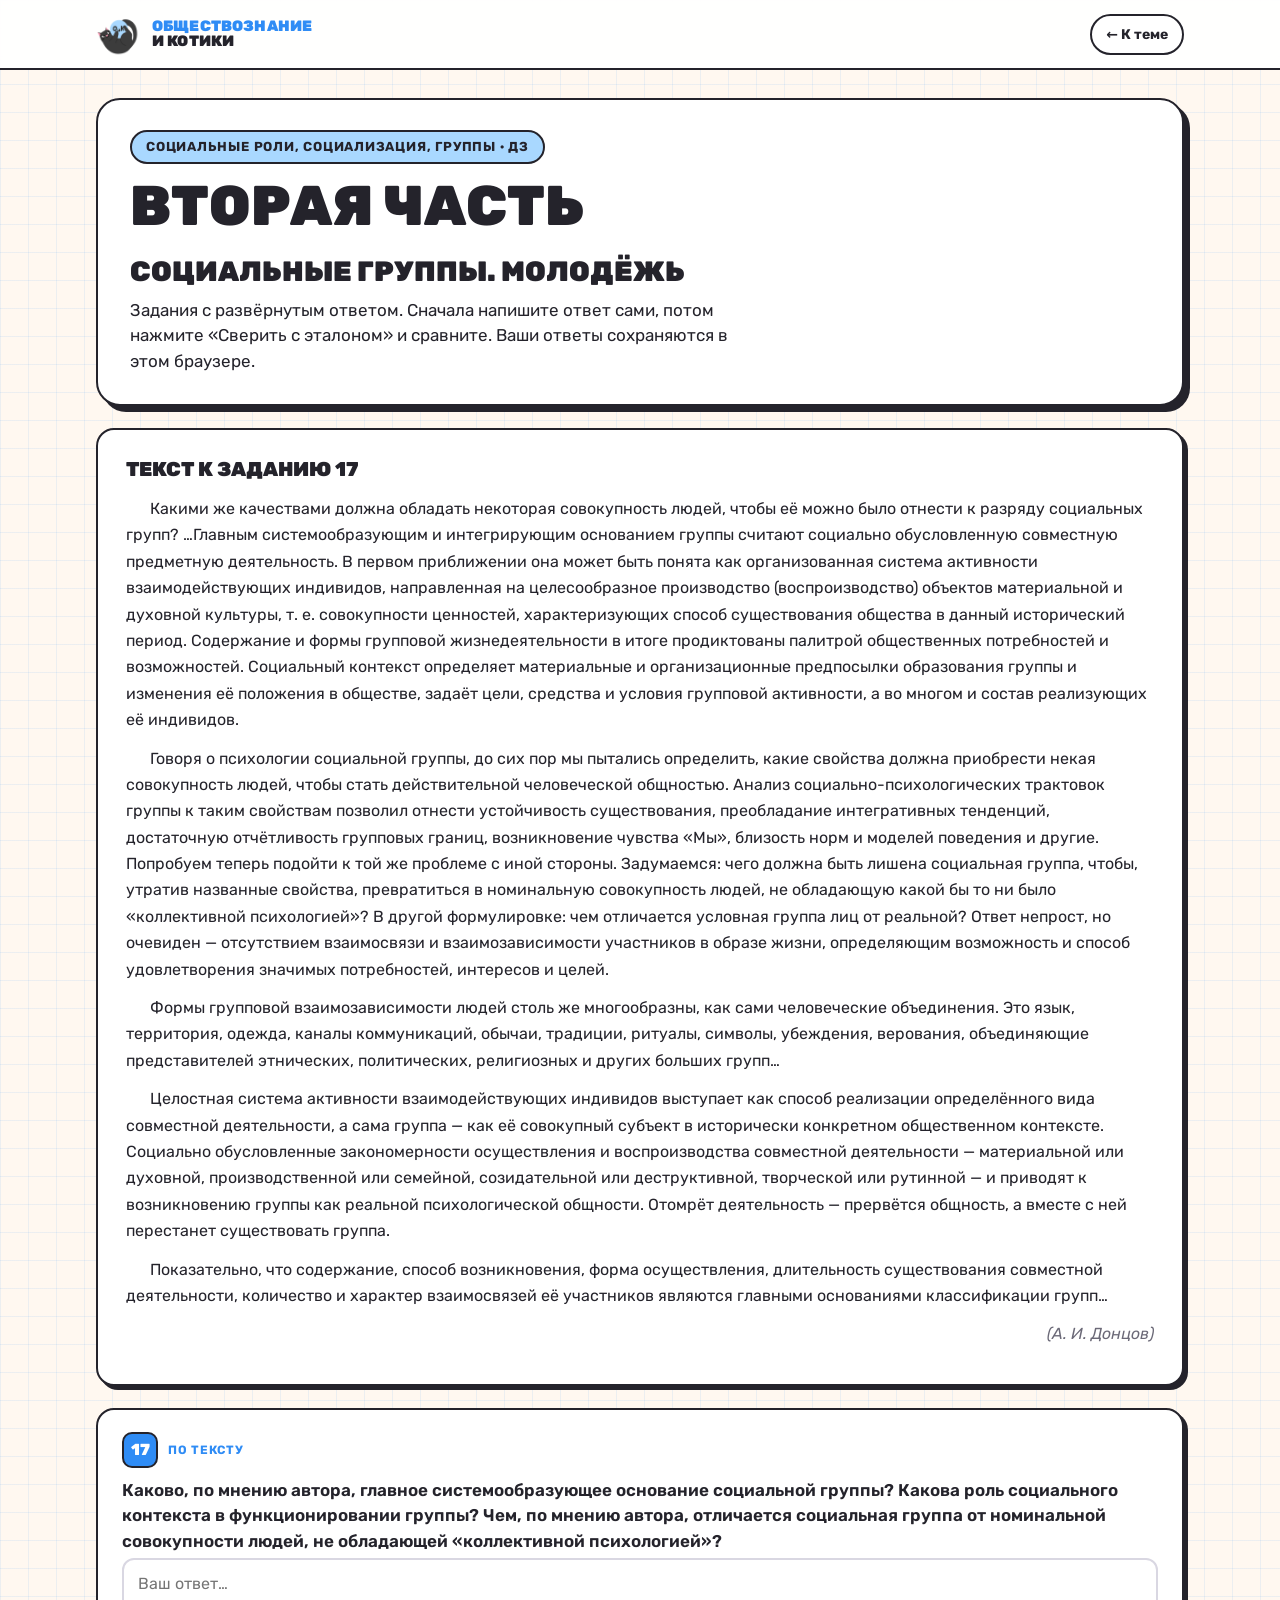
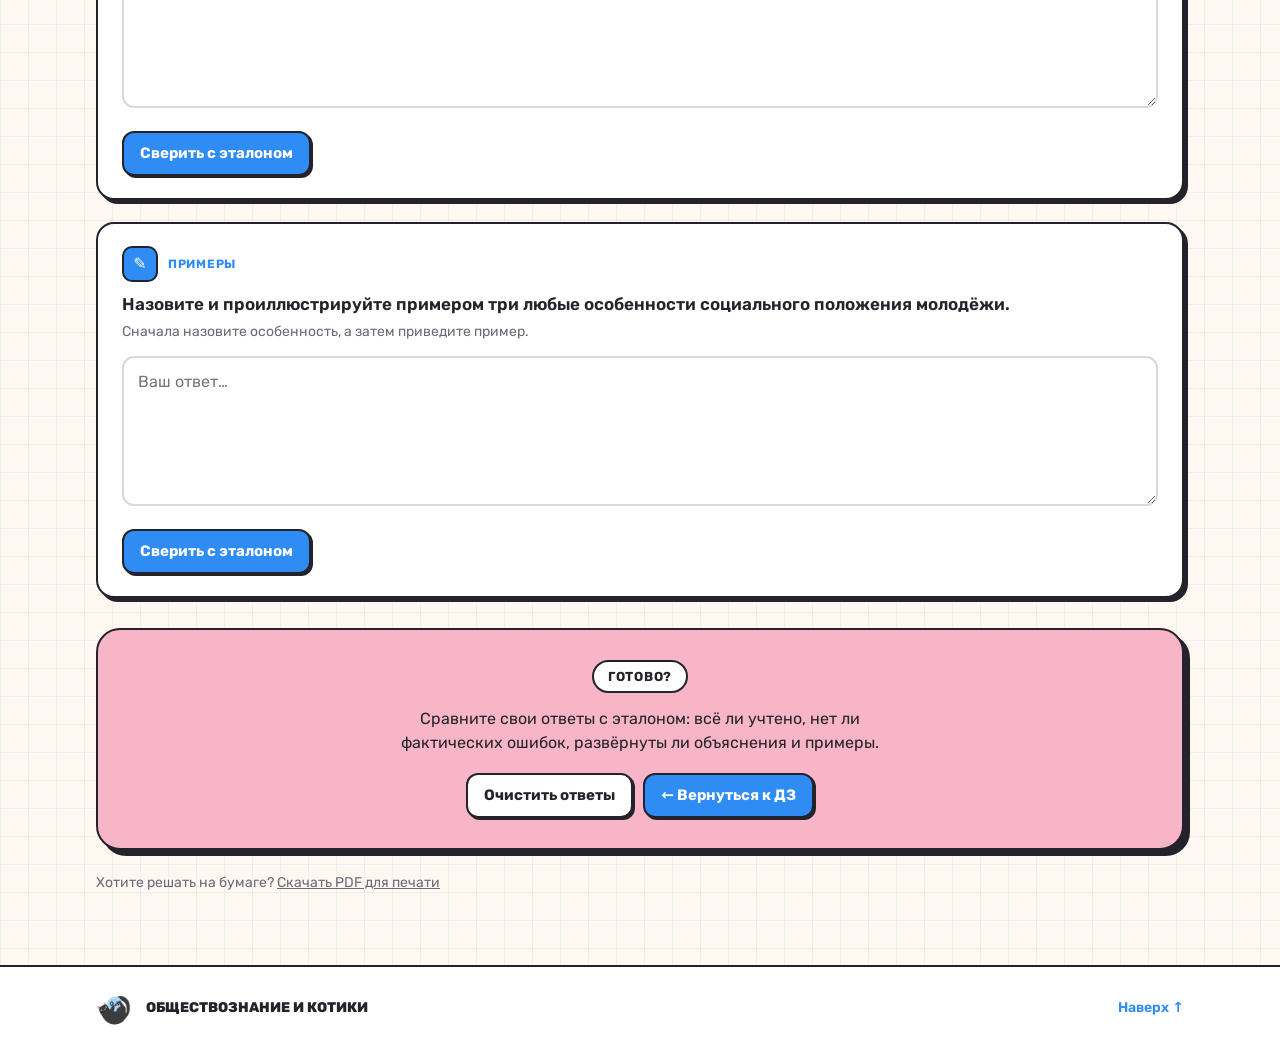
<file: chast-2-2.html>
<!doctype html>
<html lang="ru">
<head>
<meta charset="utf-8">
<meta name="viewport" content="width=device-width, initial-scale=1">
<title>Вторая часть · Социальные группы. Молодёжь · Обществознание и котики</title>
<link rel="icon" href="logo.png">
<link rel="preconnect" href="https://fonts.googleapis.com">
<link rel="preconnect" href="https://fonts.gstatic.com" crossorigin>
<link href="https://fonts.googleapis.com/css2?family=Rubik:wght@400;500;600;700;800;900&family=Caveat:wght@700&display=swap" rel="stylesheet">
<link rel="stylesheet" href="style.css">
</head>
<body>

<header class="top">
  <div class="wrap">
    <a class="brand" href="index.html">
      <img src="logo.png" alt="Логотип «Обществознание и котики»">
      <span><b>Обществознание</b>и котики</span>
    </a>
    <a class="back" href="index.html#homework">← К теме</a>
  </div>
</header>

<main class="wrap">
  <div class="page-hero white">
    <span class="chip" style="background:var(--blue-soft)">Социальные роли, социализация, группы · ДЗ</span>
    <h1>Вторая часть<br><span style="font-size:.5em">Социальные группы. Молодёжь</span></h1>
    <p>Задания с развёрнутым ответом. Сначала напишите ответ сами, потом нажмите «Сверить с эталоном» и сравните. Ваши ответы сохраняются в этом браузере.</p>
  </div>

  <article class="source">
    <h2>Текст к заданию 17</h2>
    <p>Какими же качествами должна обладать некоторая совокупность людей, чтобы её можно было отнести к разряду социальных групп? …Главным системообразующим и интегрирующим основанием группы считают социально обусловленную совместную предметную деятельность. В первом приближении она может быть понята как организованная система активности взаимодействующих индивидов, направленная на целесообразное производство (воспроизводство) объектов материальной и духовной культуры, т. е. совокупности ценностей, характеризующих способ существования общества в данный исторический период. Содержание и формы групповой жизнедеятельности в итоге продиктованы палитрой общественных потребностей и возможностей. Социальный контекст определяет материальные и организационные предпосылки образования группы и изменения её положения в обществе, задаёт цели, средства и условия групповой активности, а во многом и состав реализующих её индивидов.</p>
    <p>Говоря о психологии социальной группы, до сих пор мы пытались определить, какие свойства должна приобрести некая совокупность людей, чтобы стать действительной человеческой общностью. Анализ социально-психологических трактовок группы к таким свойствам позволил отнести устойчивость существования, преобладание интегративных тенденций, достаточную отчётливость групповых границ, возникновение чувства «Мы», близость норм и моделей поведения и другие. Попробуем теперь подойти к той же проблеме с иной стороны. Задумаемся: чего должна быть лишена социальная группа, чтобы, утратив названные свойства, превратиться в номинальную совокупность людей, не обладающую какой бы то ни было «коллективной психологией»? В другой формулировке: чем отличается условная группа лиц от реальной? Ответ непрост, но очевиден — отсутствием взаимосвязи и взаимозависимости участников в образе жизни, определяющим возможность и способ удовлетворения значимых потребностей, интересов и целей.</p>
    <p>Формы групповой взаимозависимости людей столь же многообразны, как сами человеческие объединения. Это язык, территория, одежда, каналы коммуникаций, обычаи, традиции, ритуалы, символы, убеждения, верования, объединяющие представителей этнических, политических, религиозных и других больших групп…</p>
    <p>Целостная система активности взаимодействующих индивидов выступает как способ реализации определённого вида совместной деятельности, а сама группа — как её совокупный субъект в исторически конкретном общественном контексте. Социально обусловленные закономерности осуществления и воспроизводства совместной деятельности — материальной или духовной, производственной или семейной, созидательной или деструктивной, творческой или рутинной — и приводят к возникновению группы как реальной психологической общности. Отомрёт деятельность — прервётся общность, а вместе с ней перестанет существовать группа.</p>
    <p>Показательно, что содержание, способ возникновения, форма осуществления, длительность существования совместной деятельности, количество и характер взаимосвязей её участников являются главными основаниями классификации групп…</p>
    <p class="author">(А. И. Донцов)</p>
  </article>

  <div class="q-list">

    <article class="q part2" data-id="g17">
      <div class="q-head"><span class="q-num">17</span><span class="q-type">По тексту</span></div>
      <p class="q-text">Каково, по мнению автора, главное системообразующее основание социальной группы? Какова роль социального контекста в функционировании группы? Чем, по мнению автора, отличается социальная группа от номинальной совокупности людей, не обладающей «коллективной психологией»?</p>
      <textarea placeholder="Ваш ответ…"></textarea>
      <div class="q-actions"><button class="btn" type="button">Сверить с эталоном</button><span class="warn">Сначала попробуйте ответить сами 🙂</span></div>
      <div class="etalon">
        <strong>Эталон</strong>
        <ol>
          <li>Главным системообразующим и интегрирующим основанием группы считают социально обусловленную совместную предметную деятельность.</li>
          <li>Социальный контекст определяет материальные и организационные предпосылки образования группы, задаёт цели, средства и условия групповой активности, а во многом и состав реализующих её индивидов.</li>
          <li>Наличием взаимосвязи и взаимозависимости участников в образе жизни, определяющим возможность и способ удовлетворения значимых потребностей, интересов и целей.</li>
        </ol>
      </div>
    </article>
    <article class="q part2" data-id="g2">
      <div class="q-head"><span class="q-num">✎</span><span class="q-type">Примеры</span></div>
      <p class="q-text">Назовите и проиллюстрируйте примером три любые особенности социального положения молодёжи.</p>
      <p class="q-hint">Сначала назовите особенность, а затем приведите пример.</p>
      <textarea placeholder="Ваш ответ…"></textarea>
      <div class="q-actions"><button class="btn" type="button">Сверить с эталоном</button><span class="warn">Сначала попробуйте ответить сами 🙂</span></div>
      <div class="etalon">
        <strong>Эталон</strong>
        <ol>
          <li>Высокий уровень социальной мобильности. Пример: Игнат окончил школу и стал студентом университета в другом городе. Затем он отправился по обмену учиться в Китай, а когда вернулся — устроился на престижную работу.</li>
          <li>Освоение новых социальных ролей. Пример: за 5 лет после выпуска из школы Кристина попробовала себя в роли официанта, курьера, секретаря и администратора в отеле. Наконец, она нашла своё призвание в качестве переводчика.</li>
          <li>Неустойчивость социального положения. Пример: 19-летний Виталий не имеет высокой квалификации, у него почти нет опыта работы, поэтому велик риск, что его уволят в случае проблем у фирмы.</li>
        </ol>
      </div>
    </article>

  </div>

  <div class="result show" style="margin-top:30px">
    <span class="chip">Готово?</span>
    <p style="margin:14px auto 18px">Сравните свои ответы с эталоном: всё ли учтено, нет ли фактических ошибок, развёрнуты ли объяснения и примеры.</p>
    <div class="row">
      <button class="btn ghost" type="button" id="clear">Очистить ответы</button>
      <a class="btn" href="index.html#homework">← Вернуться к ДЗ</a>
    </div>
  </div>
  <p style="margin-top:22px;font-size:14px;color:var(--muted)">Хотите решать на бумаге? <a href="dz-chast-2-2.pdf" download>Скачать PDF для печати</a></p>
</main>

<footer>
  <div class="wrap">
    <img src="logo.png" alt="">
    <span>Обществознание и котики</span>
    <a class="up" href="#">Наверх ↑</a>
  </div>
</footer>

<script>
(function () {
  var KEY = 'oik-part2-sg-2';
  var st = {};
  try { st = JSON.parse(localStorage.getItem(KEY)) || {}; } catch (e) {}
  function save() { try { localStorage.setItem(KEY, JSON.stringify(st)); } catch (e) {} }
  document.querySelectorAll('.part2').forEach(function (card) {
    var id = card.dataset.id, ta = card.querySelector('textarea'),
        btn = card.querySelector('.btn'), warn = card.querySelector('.warn');
    var s = st[id] || (st[id] = { text: '', done: false });
    ta.value = s.text;
    function paint() { card.classList.toggle('done', s.done); btn.textContent = s.done ? 'Скрыть эталон' : 'Сверить с эталоном'; }
    ta.addEventListener('input', function () { s.text = ta.value; warn.classList.remove('show'); save(); });
    btn.addEventListener('click', function () {
      if (!s.done && !ta.value.trim()) { warn.classList.add('show'); ta.focus(); return; }
      s.done = !s.done; save(); paint();
    });
    paint();
  });
  document.getElementById('clear').addEventListener('click', function () {
    if (!confirm('Стереть все ваши ответы на этой странице?')) return;
    try { localStorage.removeItem(KEY); } catch (e) {}
    window.scrollTo(0, 0); location.reload();
  });
})();
</script>
</body>
</html>
</file>
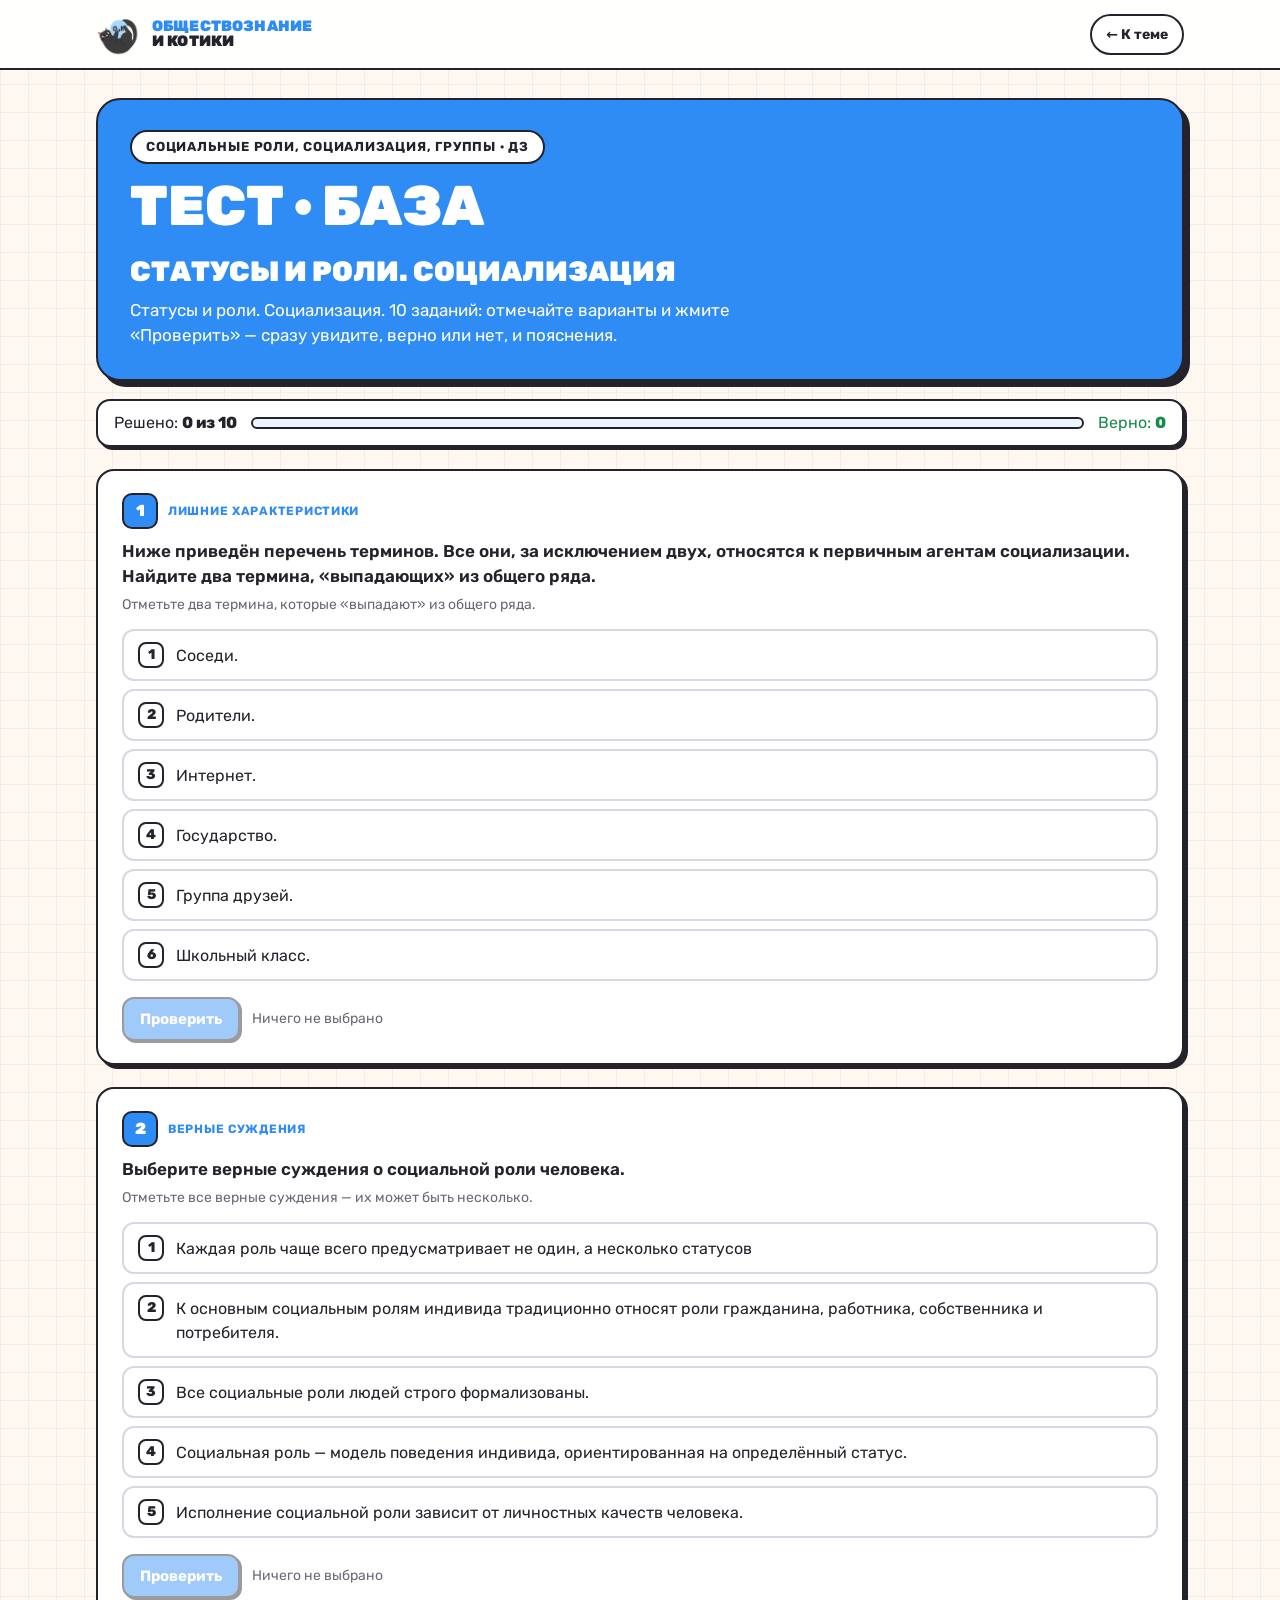
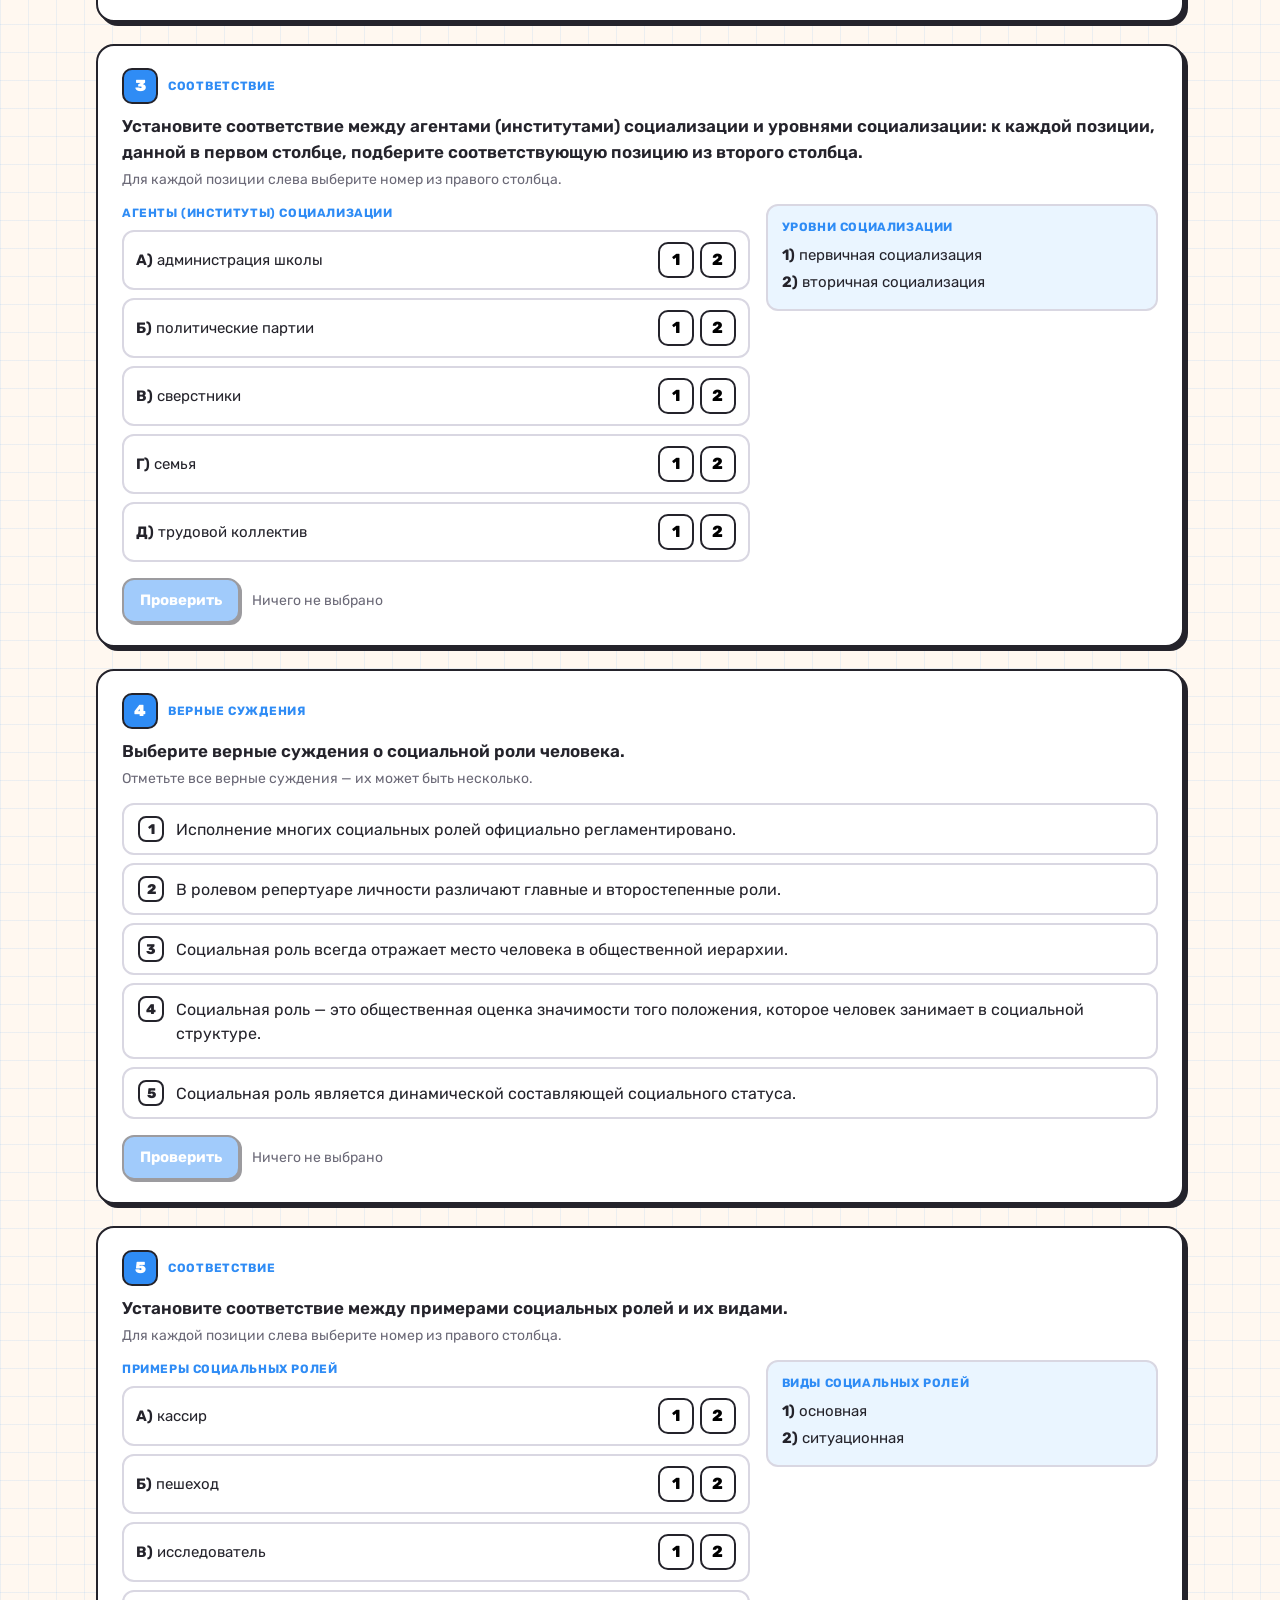
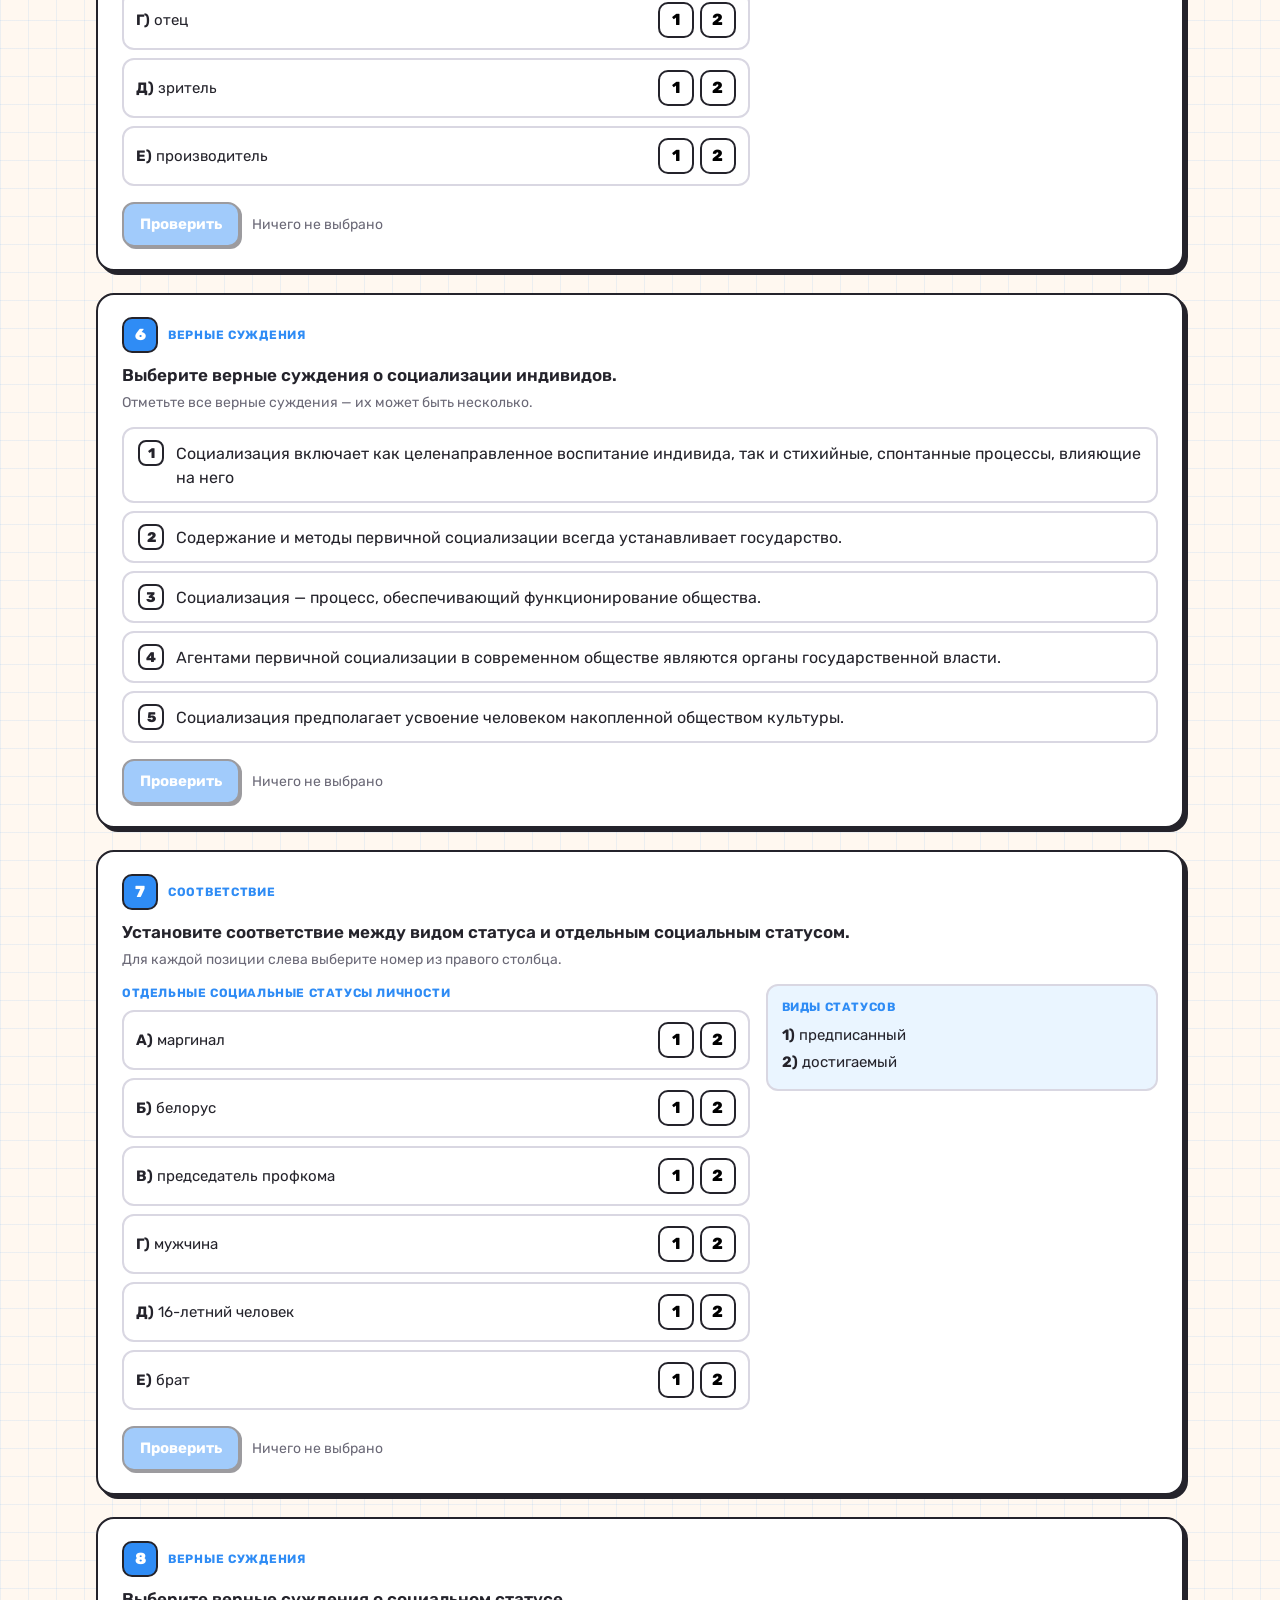
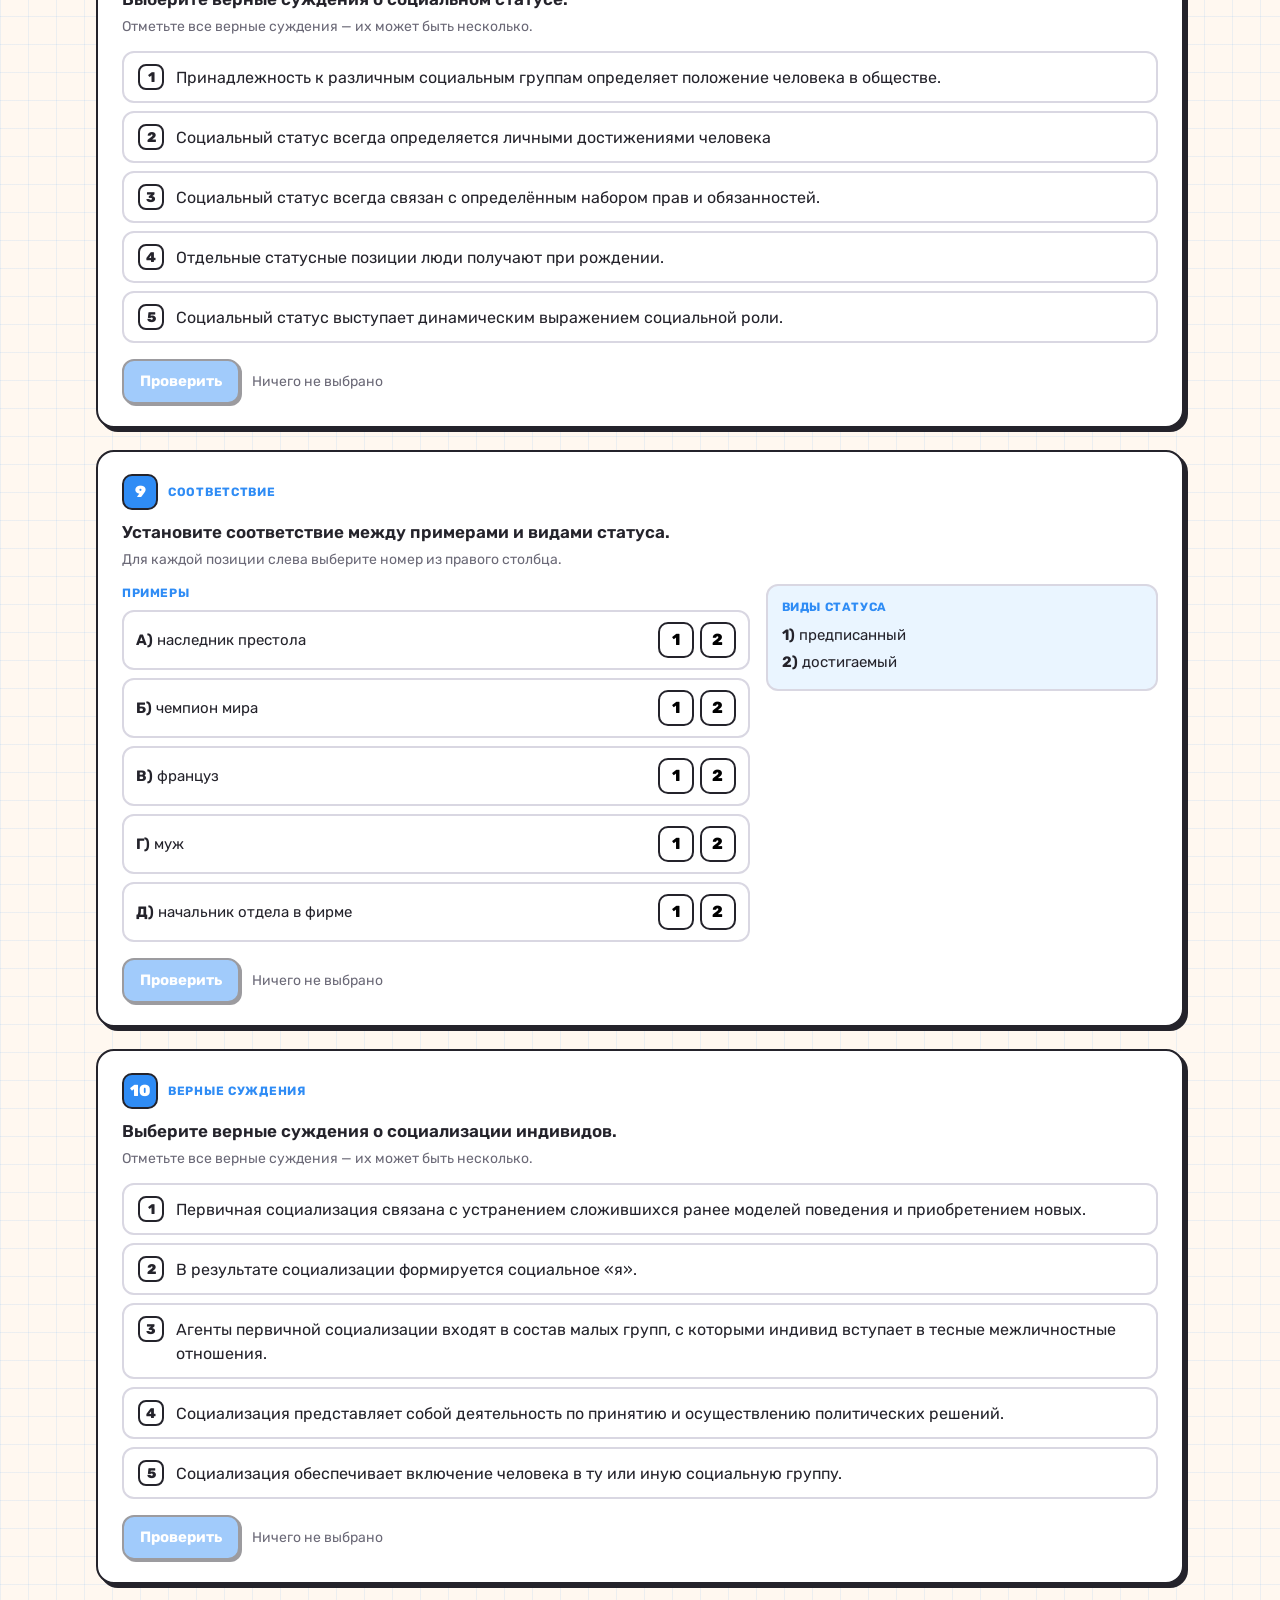
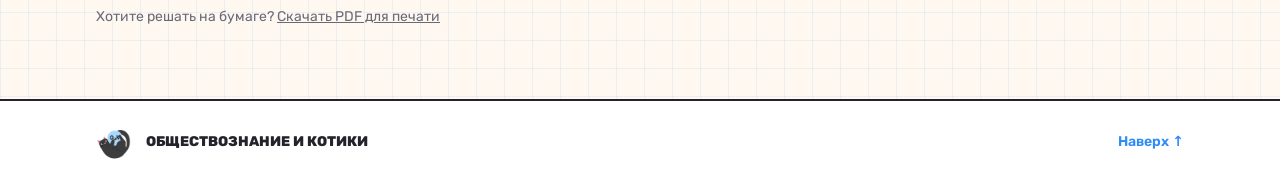
<file: test-baza-1.html>
<!doctype html>
<html lang="ru">
<head>
<meta charset="utf-8">
<meta name="viewport" content="width=device-width, initial-scale=1">
<title>Тест · База · Социальная сфера · Обществознание и котики</title>
<link rel="icon" href="logo.png">
<link rel="preconnect" href="https://fonts.googleapis.com">
<link rel="preconnect" href="https://fonts.gstatic.com" crossorigin>
<link href="https://fonts.googleapis.com/css2?family=Rubik:wght@400;500;600;700;800;900&family=Caveat:wght@700&display=swap" rel="stylesheet">
<link rel="stylesheet" href="style.css">
</head>
<body>

<header class="top">
  <div class="wrap">
    <a class="brand" href="index.html">
      <img src="logo.png" alt="Логотип «Обществознание и котики»">
      <span><b>Обществознание</b>и котики</span>
    </a>
    <a class="back" href="index.html#homework">← К теме</a>
  </div>
</header>

<main class="wrap">
  <div class="page-hero ">
    <span class="chip">Социальные роли, социализация, группы · ДЗ</span>
    <h1>Тест · База<br><span style="font-size:.5em">Статусы и роли. Социализация</span></h1>
    <p>Статусы и роли. Социализация. 10 заданий: отмечайте варианты и жмите «Проверить» — сразу увидите, верно или нет, и пояснения.</p>
  </div>

  <div class="progress" aria-live="polite">
    <span>Решено: <b id="cnt">0 из 10</b></span>
    <div class="bar"><i id="bar"></i></div>
    <span class="ok">Верно: <b id="okc">0</b></span>
  </div>

  <div class="q-list" id="q-list"></div>

  <div class="result" id="result">
    <span class="chip">Ваш результат</span>
    <div class="score" id="score"></div>
    <p id="msg"></p>
    <div class="row">
      <button class="btn ghost" type="button" id="restart">Пройти заново</button>
      <a class="btn" href="index.html#homework">← Вернуться к ДЗ</a>
    </div>
  </div>
  <p style="margin-top:22px;font-size:14px;color:var(--muted)">Хотите решать на бумаге? <a href="dz-test-baza-1.pdf" download>Скачать PDF для печати</a></p>
</main>

<footer>
  <div class="wrap">
    <img src="logo.png" alt="">
    <span>Обществознание и котики</span>
    <a class="up" href="#">Наверх ↑</a>
  </div>
</footer>

<script>
window.TEST = {
 "id": "sg-baza-1",
 "questions": [
  {
   "type": "extra",
   "text": "Ниже приведён перечень терминов. Все они, за исключением двух, относятся к первичным агентам социализации. Найдите два термина, «выпадающих» из общего ряда.",
   "opts": [
    "Соседи.",
    "Родители.",
    "Интернет.",
    "Государство.",
    "Группа друзей.",
    "Школьный класс."
   ],
   "ans": [
    3,
    4
   ],
   "notes": {},
   "explain": "Агенты первичной социализации — люди ближайшего окружения, которые помогают усваивать правила поведения малых социальных групп:<br>— Выполняют множество социальных ролей, взаимозаменяемы<br>— Выполняют свою роль чаще всего бесплатно, безвозмездно<br>— Вступают с лицом, проходящим социализацию, в личный контакт, отношения носят эмоциональную окраску, неформальный характер. Родители, группа друзей, школьный класс и соседи — это агенты первичной социализации в соответствии с признаками обозначенными выше. Интернет и государство — это агенты вторичной социализации, поскольку воздействуют на основе формальных, деловых связей, действуют узконаправленно, в пределах своей компетенции, в соответствии с официальными предписаниями."
  },
  {
   "type": "sud",
   "text": "Выберите верные суждения о социальной роли человека.",
   "opts": [
    "Каждая роль чаще всего предусматривает не один, а несколько статусов",
    "К основным социальным ролям индивида традиционно относят роли гражданина, работника, собственника и потребителя.",
    "Все социальные роли людей строго формализованы.",
    "Социальная роль — модель поведения индивида, ориентированная на определённый статус.",
    "Исполнение социальной роли зависит от личностных качеств человека."
   ],
   "ans": [
    2,
    4,
    5
   ],
   "notes": {
    "1": "один статус включает множество ролей, роль — это составляющая часть статуса.",
    "2": "эти роли отражают ключевые статусы, через которые человек интегрирован в основные сферы жизни общества.",
    "3": "роли бывают как формальными, так и неформальными",
    "4": "это следует из определения социальной роли.",
    "5": "общество задает общую модель роли, но ее исполнение варьируется в зависимости от характера, опыта и ценностей человека."
   }
  },
  {
   "type": "match",
   "text": "Установите соответствие между агентами (институтами) социализации и уровнями социализации: к каждой позиции, данной в первом столбце, подберите соответствующую позицию из второго столбца.",
   "heads": [
    "АГЕНТЫ (ИНСТИТУТЫ) СОЦИАЛИЗАЦИИ",
    "УРОВНИ СОЦИАЛИЗАЦИИ"
   ],
   "left": [
    "администрация школы",
    "политические партии",
    "сверстники",
    "семья",
    "трудовой коллектив"
   ],
   "right": [
    "первичная социализация",
    "вторичная социализация"
   ],
   "ans": "22112",
   "notes": {
    "А": "2) вторичная социализация",
    "Б": "2) вторичная социализация",
    "В": "1) первичная социализация",
    "Г": "1) первичная социализация",
    "Д": "2) вторичная социализация"
   },
   "explain": "Агенты первичной социализации — люди ближайшего окружения, которые помогают усваивать правила поведения малых социальных групп:<br>— Выполняют множество социальных ролей, взаимозаменяемы<br>— Выполняют свою роль чаще всего бесплатно, безвозмездно<br>— Вступают с лицом, проходящим социализацию, в личный контакт, отношения носят эмоциональную окраску, неформальный характер. Агенты вторичной социализации — лица, устанавливающие правила больших социальных групп, и учреждения, воздействующие на основе формальных, деловых связей в соответствии с социальными статусами и ролями:<br>— Выполняют конкретную социальную роль, требования и нормы исполнения которой строго формализованы<br>— Получают заработную плату за свое участие в процессе социализации<br>— Действуют узконаправленно, в пределах своей компетенции, в соответствии с официальными предписаниями"
  },
  {
   "type": "sud",
   "text": "Выберите верные суждения о социальной роли человека.",
   "opts": [
    "Исполнение многих социальных ролей официально регламентировано.",
    "В ролевом репертуаре личности различают главные и второстепенные роли.",
    "Социальная роль всегда отражает место человека в общественной иерархии.",
    "Социальная роль — это общественная оценка значимости того положения, которое человек занимает в социальной структуре.",
    "Социальная роль является динамической составляющей социального статуса."
   ],
   "ans": [
    1,
    2,
    5
   ],
   "notes": {
    "1": "исполнение формальных ролей строго регламентировано законами, уставами и инструкциями.",
    "2": "ролевой репертуар личности иерархичен: главные роли определяют жизненный путь, второстепенные — ситуативны и менее значимы.",
    "3": "роль отражает модель поведения, связанную со статусом, а не иерархию. Роли друг или отец не подразумевают высокого/низкого положения, но имеют четкие поведенческие ожидания.",
    "4": "это определение престижа статуса. Социальная роль — это ожидаемое поведение, а не оценка значимости положения.",
    "5": "статус — статичная позиция, а роль — её динамическое воплощение в поведении."
   }
  },
  {
   "type": "match",
   "text": "Установите соответствие между примерами социальных ролей и их видами.",
   "heads": [
    "ПРИМЕРЫ СОЦИАЛЬНЫХ РОЛЕЙ",
    "ВИДЫ СОЦИАЛЬНЫХ РОЛЕЙ"
   ],
   "left": [
    "кассир",
    "пешеход",
    "исследователь",
    "отец",
    "зритель",
    "производитель"
   ],
   "right": [
    "основная",
    "ситуационная"
   ],
   "ans": "121121",
   "notes": {
    "А": "1) основная, это профессиональная роль, определяющая социальный статус и основной род занятий человека.",
    "Б": "2) ситуационная, это временная роль, которая активируется только в конкретной ситуации (участие в дорожном движении).",
    "В": "1) основная, это профессиональная и устойчивая социальная роль, определяющая длительную деятельность.",
    "Г": "1) основная, это семейная роль, отражающая одно из ключевых социальных положений человека.",
    "Д": "2) ситуационная, это временная роль, которая проявляется только в момент посещения спектакля, кино.",
    "Е": "1) основная, роль, характеризующая устойчивое положение в системе общественного производства."
   },
   "explain": "Основные роли определяют ключевые статусы человека, ситуационные — носят временный, контекстный характер."
  },
  {
   "type": "sud",
   "text": "Выберите верные суждения о социализации индивидов.",
   "opts": [
    "Социализация включает как целенаправленное воспитание индивида, так и стихийные, спонтанные процессы, влияющие на него",
    "Содержание и методы первичной социализации всегда устанавливает государство.",
    "Социализация — процесс, обеспечивающий функционирование общества.",
    "Агентами первичной социализации в современном обществе являются органы государственной власти.",
    "Социализация предполагает усвоение человеком накопленной обществом культуры."
   ],
   "ans": [
    1,
    3,
    5
   ],
   "notes": {
    "1": "по видам социализации выделяют 1) относительно направляемую; 2) целенаправленную и 3) стихийную.",
    "2": "содержание и методы первичной социализации устанавливаются не государством, а агентами первичной социализации — ближайшим окружением индивида.",
    "3": "поскольку социализация обеспечивает передачу новым членам общества социальных норм, ценностей и образцов поведения, что поддерживает преемственность культуры, социальный порядок и устойчивое функционирование общественной системы.",
    "4": "агенты первичной социализации — люди ближайшего окружения, которые помогают усваивать правила поведения малых социальных групп, государство — агент вторичной социализации",
    "5": "следует из определения социализации."
   }
  },
  {
   "type": "match",
   "text": "Установите соответствие между видом статуса и отдельным социальным статусом.",
   "heads": [
    "ОТДЕЛЬНЫЕ СОЦИАЛЬНЫЕ СТАТУСЫ ЛИЧНОСТИ",
    "ВИДЫ СТАТУСОВ"
   ],
   "left": [
    "маргинал",
    "белорус",
    "председатель профкома",
    "мужчина",
    "16-летний человек",
    "брат"
   ],
   "right": [
    "предписанный",
    "достигаемый"
   ],
   "ans": "212111",
   "notes": {
    "А": "2) достигаемый, данный статус не дается от рождения, а приобретается в результате социальных изменений, утраты прежнего социального положения.",
    "Б": "1) предписанный, национальная принадлежность определяется рождением и не зависит от воли человека.",
    "В": "2) достигаемый, эта должность достигается путем выбора или назначения, то есть благодаря личным усилиям.",
    "Г": "1) предписанный, пол является биологической характеристикой, заданной от рождения.",
    "Д": "1) предписанный, возраст относится к естественным признакам, которые не выбираются человеком.",
    "Е": "1) предписанный, родственные отношения определяется рождением."
   },
   "explain": "Предписанный (приписанный) включает прирожденные (естественные) характеристики человека и некоторые полученные при рождении или обретенные позднее в силу не зависящих от личности обстоятельств (вне зависимости от стремлений и усилий) социальные позиции. Достигаемый приобретается собственными усилиями человека."
  },
  {
   "type": "sud",
   "text": "Выберите верные суждения о социальном статусе.",
   "opts": [
    "Принадлежность к различным социальным группам определяет положение человека в обществе.",
    "Социальный статус всегда определяется личными достижениями человека",
    "Социальный статус всегда связан с определённым набором прав и обязанностей.",
    "Отдельные статусные позиции люди получают при рождении.",
    "Социальный статус выступает динамическим выражением социальной роли."
   ],
   "ans": [
    1,
    3,
    4
   ],
   "notes": {
    "1": "положение человека в обществе (его социальный статус) складывается из его принадлежности к различным социальным группам.",
    "2": "это верно только для достигаемых статусов. Предписанные статусы определяются фактом рождения, а не личными достижениями.",
    "3": "это вытекает из определения социального статуса.",
    "4": "эти статусы называются предписанными.",
    "5": "статус — статичная позиция, а роль — её динамическое воплощение в поведении."
   }
  },
  {
   "type": "match",
   "text": "Установите соответствие между примерами и видами статуса.",
   "heads": [
    "ПРИМЕРЫ",
    "ВИДЫ СТАТУСА"
   ],
   "left": [
    "наследник престола",
    "чемпион мира",
    "француз",
    "муж",
    "начальник отдела в фирме"
   ],
   "right": [
    "предписанный",
    "достигаемый"
   ],
   "ans": "12122",
   "notes": {
    "А": "1) предписанный, статус определяется исключительно фактом рождения в королевской семье.",
    "Б": "2) достигаемый, приобретается в результате целенаправленных личных усилий, таланта, длительных тренировок и победы в соревнованиях.",
    "В": "1) предписанный, так как приобретается автоматически от родителей (по праву крови) или по факту рождения на территории страны (по праву почвы).",
    "Г": "2) достигаемый, возникает в результате осознанного личного выбора, добровольного вступления в брак.",
    "Д": "2) достигаемый, достигается благодаря личным качествам, профессиональным компетенциям, опыту работы и карьерному росту."
   },
   "explain": "Предписанный (приписанный) статус включает прирожденные (естественные) характеристики человека и некоторые полученные при рождении или обретенные позднее в силу не зависящих от личности обстоятельств (вне зависимости от стремлений и усилий) социальные позиции. Достигаемый приобретается собственными усилиями человека."
  },
  {
   "type": "sud",
   "text": "Выберите верные суждения о социализации индивидов.",
   "opts": [
    "Первичная социализация связана с устранением сложившихся ранее моделей поведения и приобретением новых.",
    "В результате социализации формируется социальное «я».",
    "Агенты первичной социализации входят в состав малых групп, с которыми индивид вступает в тесные межличностные отношения.",
    "Социализация представляет собой деятельность по принятию и осуществлению политических решений.",
    "Социализация обеспечивает включение человека в ту или иную социальную группу."
   ],
   "ans": [
    2,
    3,
    5
   ],
   "notes": {
    "1": "десоциализация — процесс отказа или утраты усвоенных норм, культурных образцов, социального статуса и ценностей, а ресоциализация — процесс повторной социализации, в результате которого происходит восстановление новых норм.",
    "2": "так как в процессе социализации индивид усваивает социально значимые черты, формируя свою личность и место в обществе.",
    "3": "агенты первичной социализации — люди ближайшего окружения, которые помогают усваивать правила поведения малых социальных групп.",
    "4": "социализация — процесс усвоения человеком социальных норм, культурных ценностей, в результате которого формируется личность",
    "5": "поскольку, усваивая нормы и образцы поведения конкретной группы в процессе социализации, человек формируется как представитель определённой социальной группы, носитель её норм, ценностей, ориентаций."
   }
  }
 ]
};
</script>
<script src="test.js"></script>
</body>
</html>
</file>
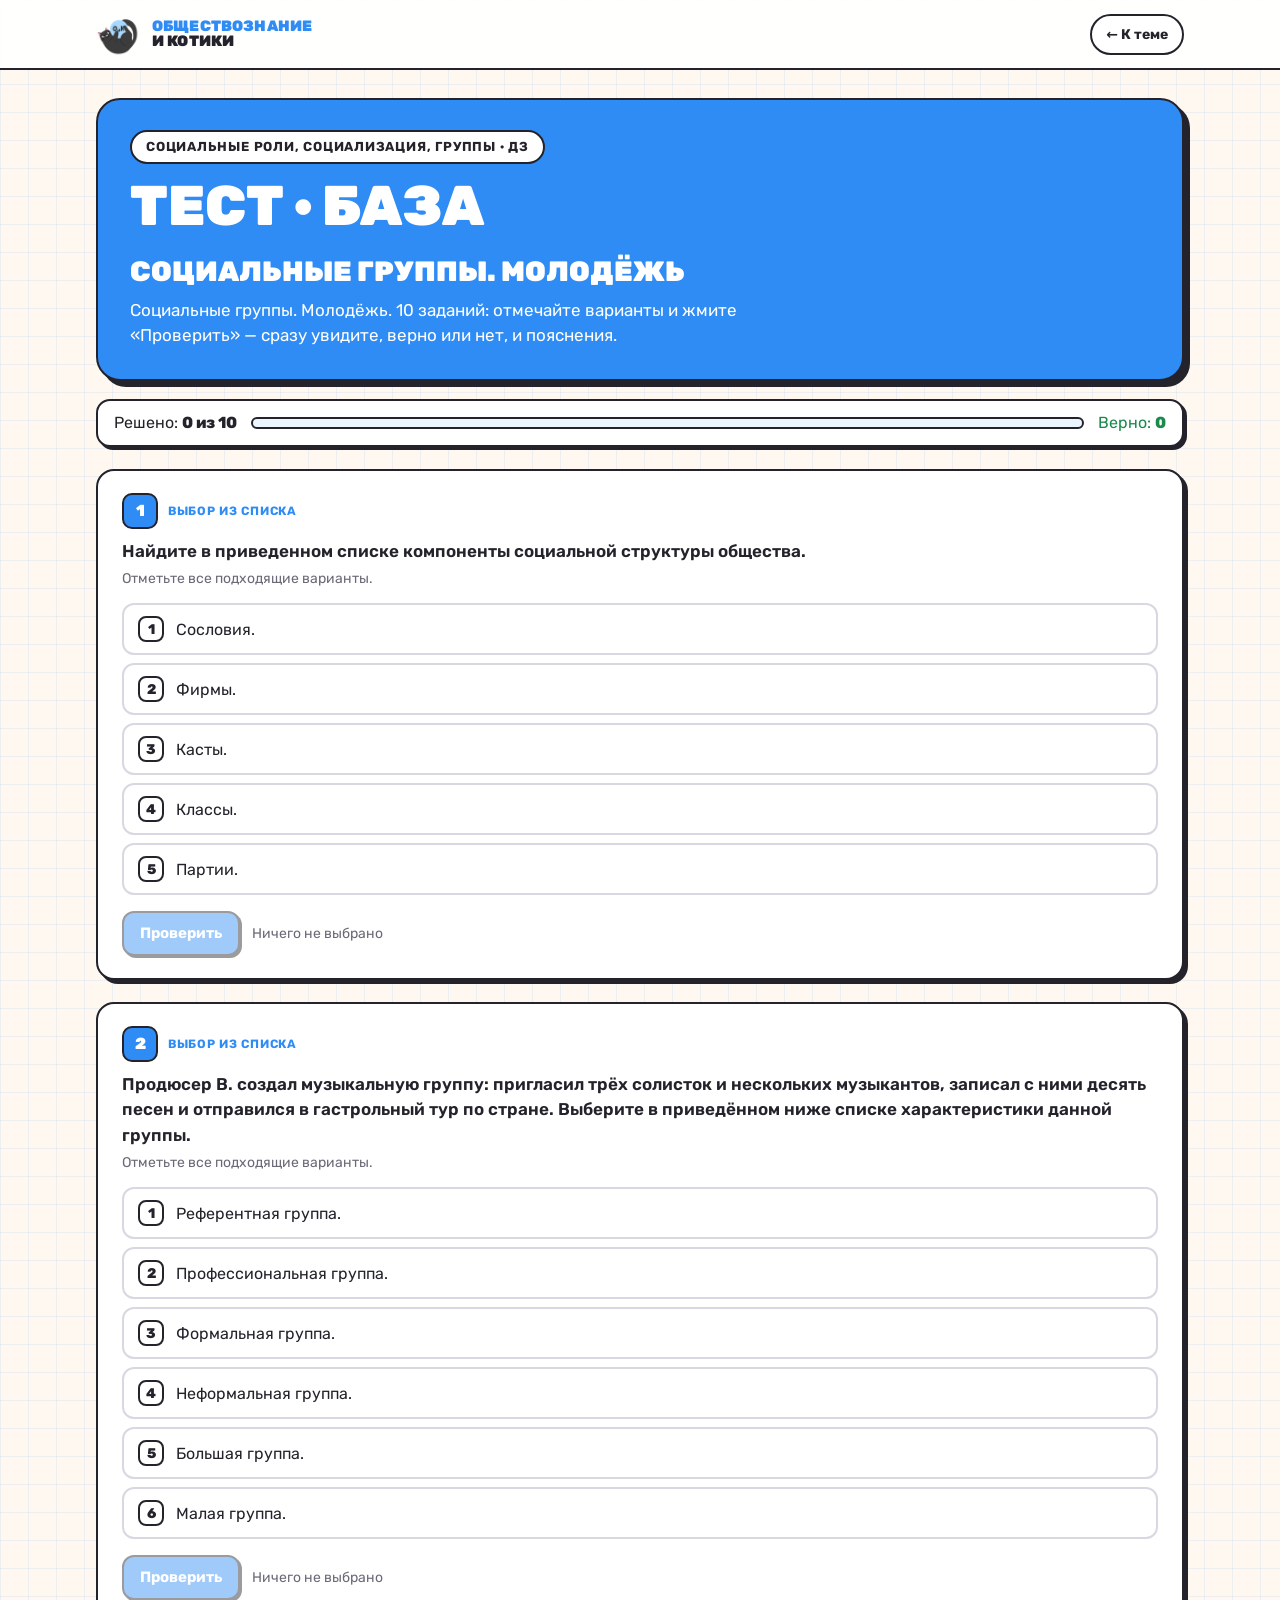
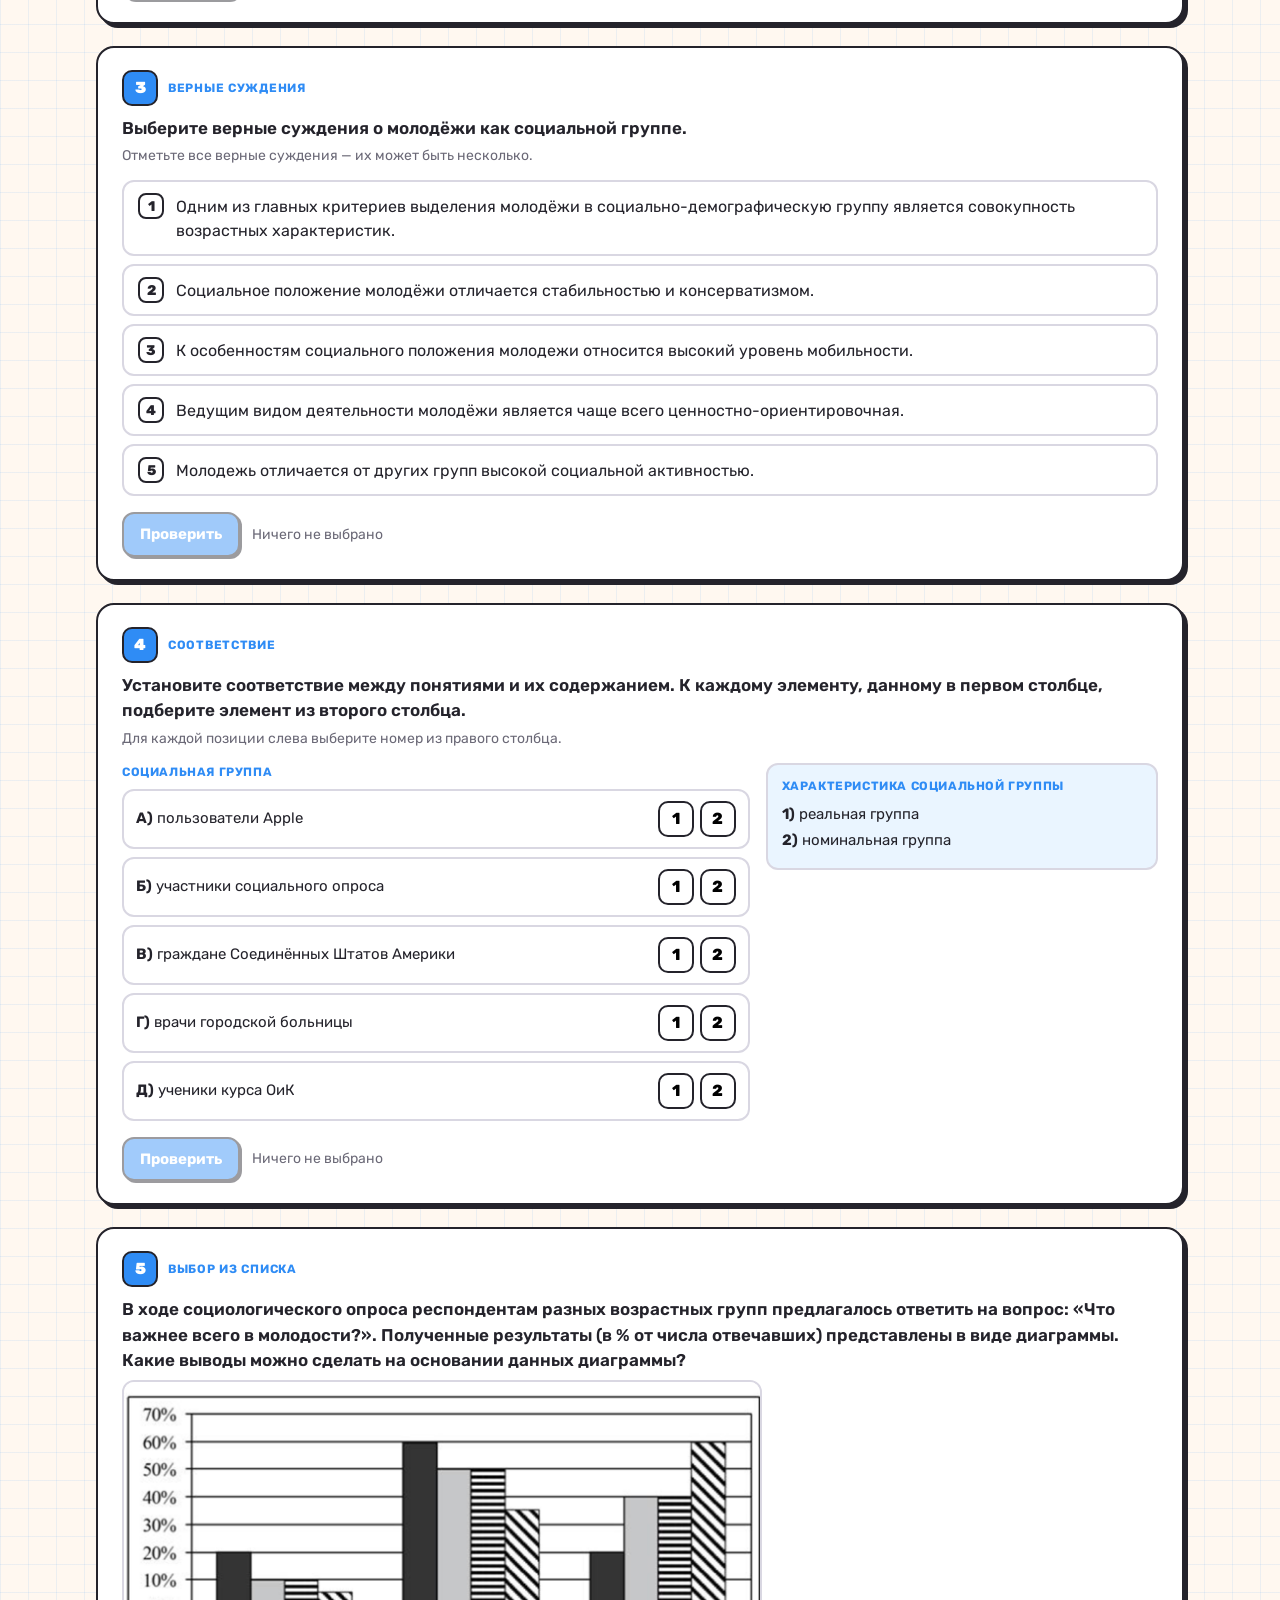
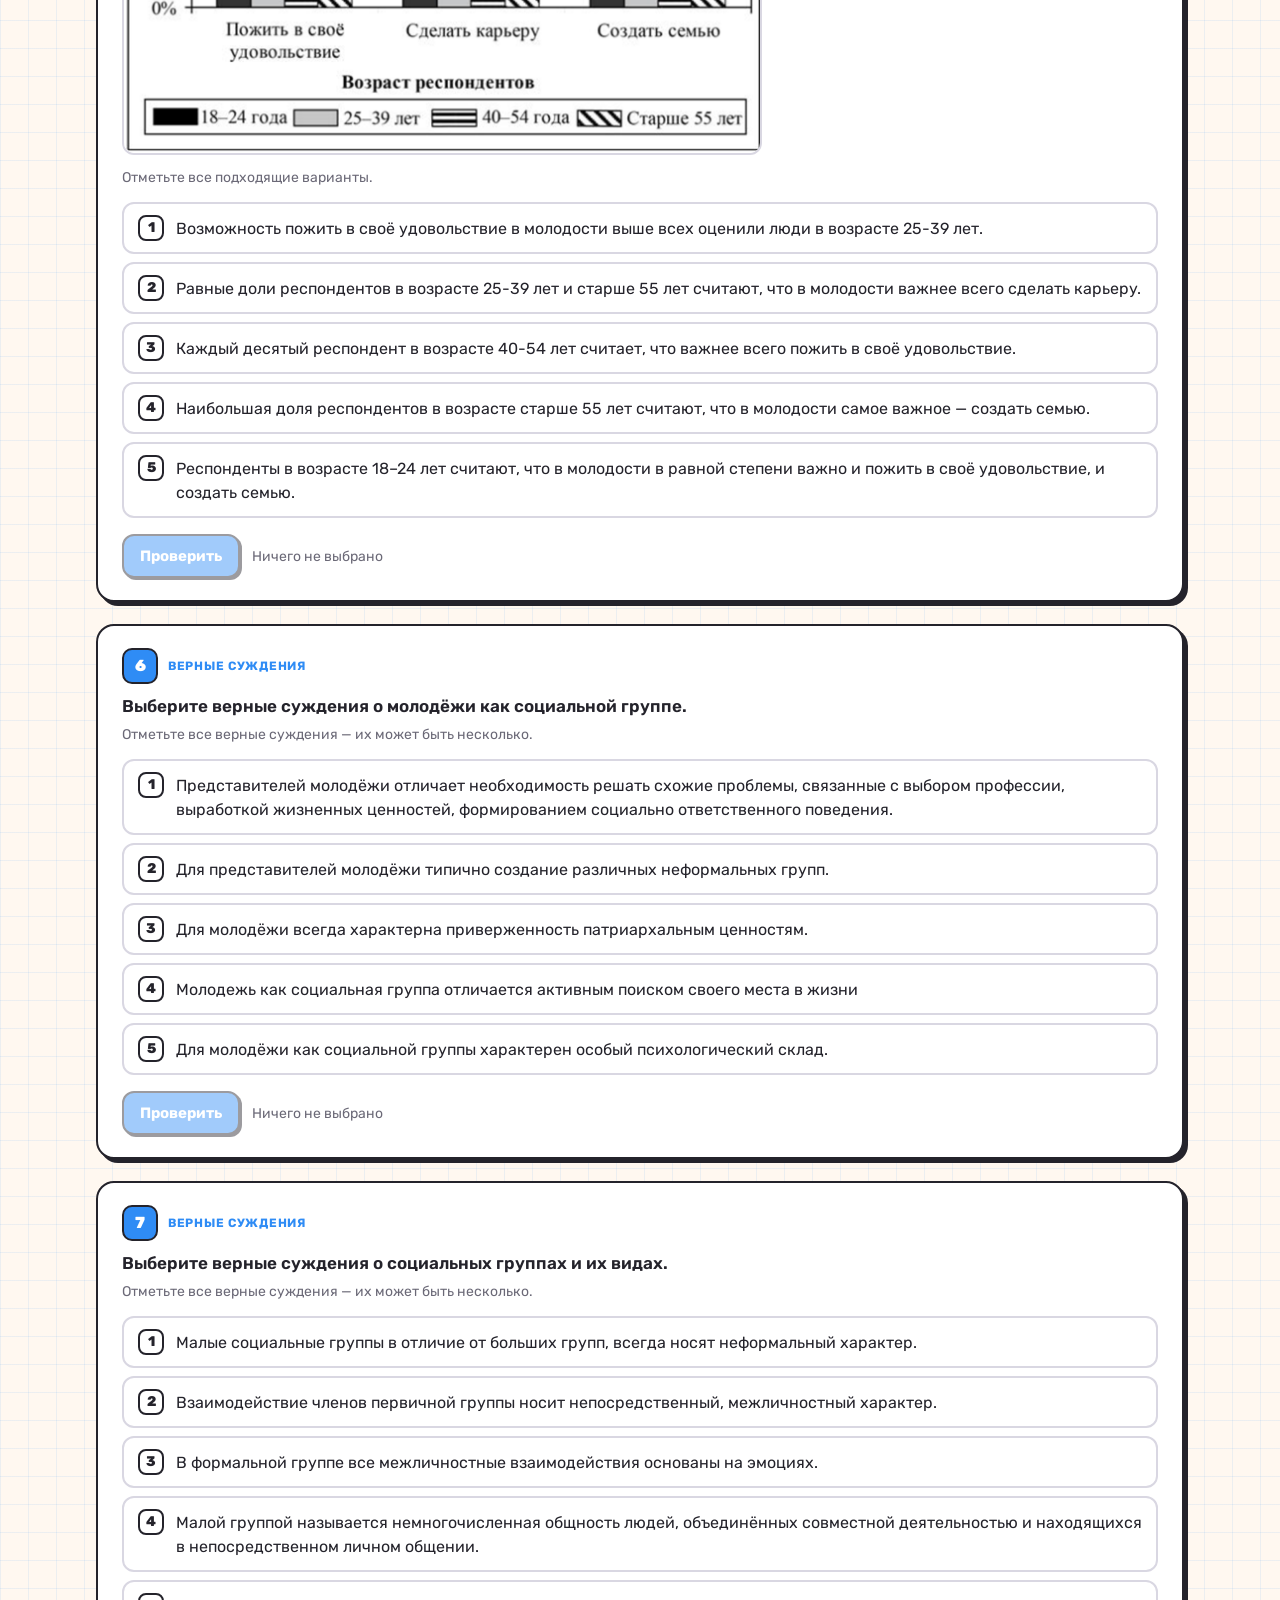
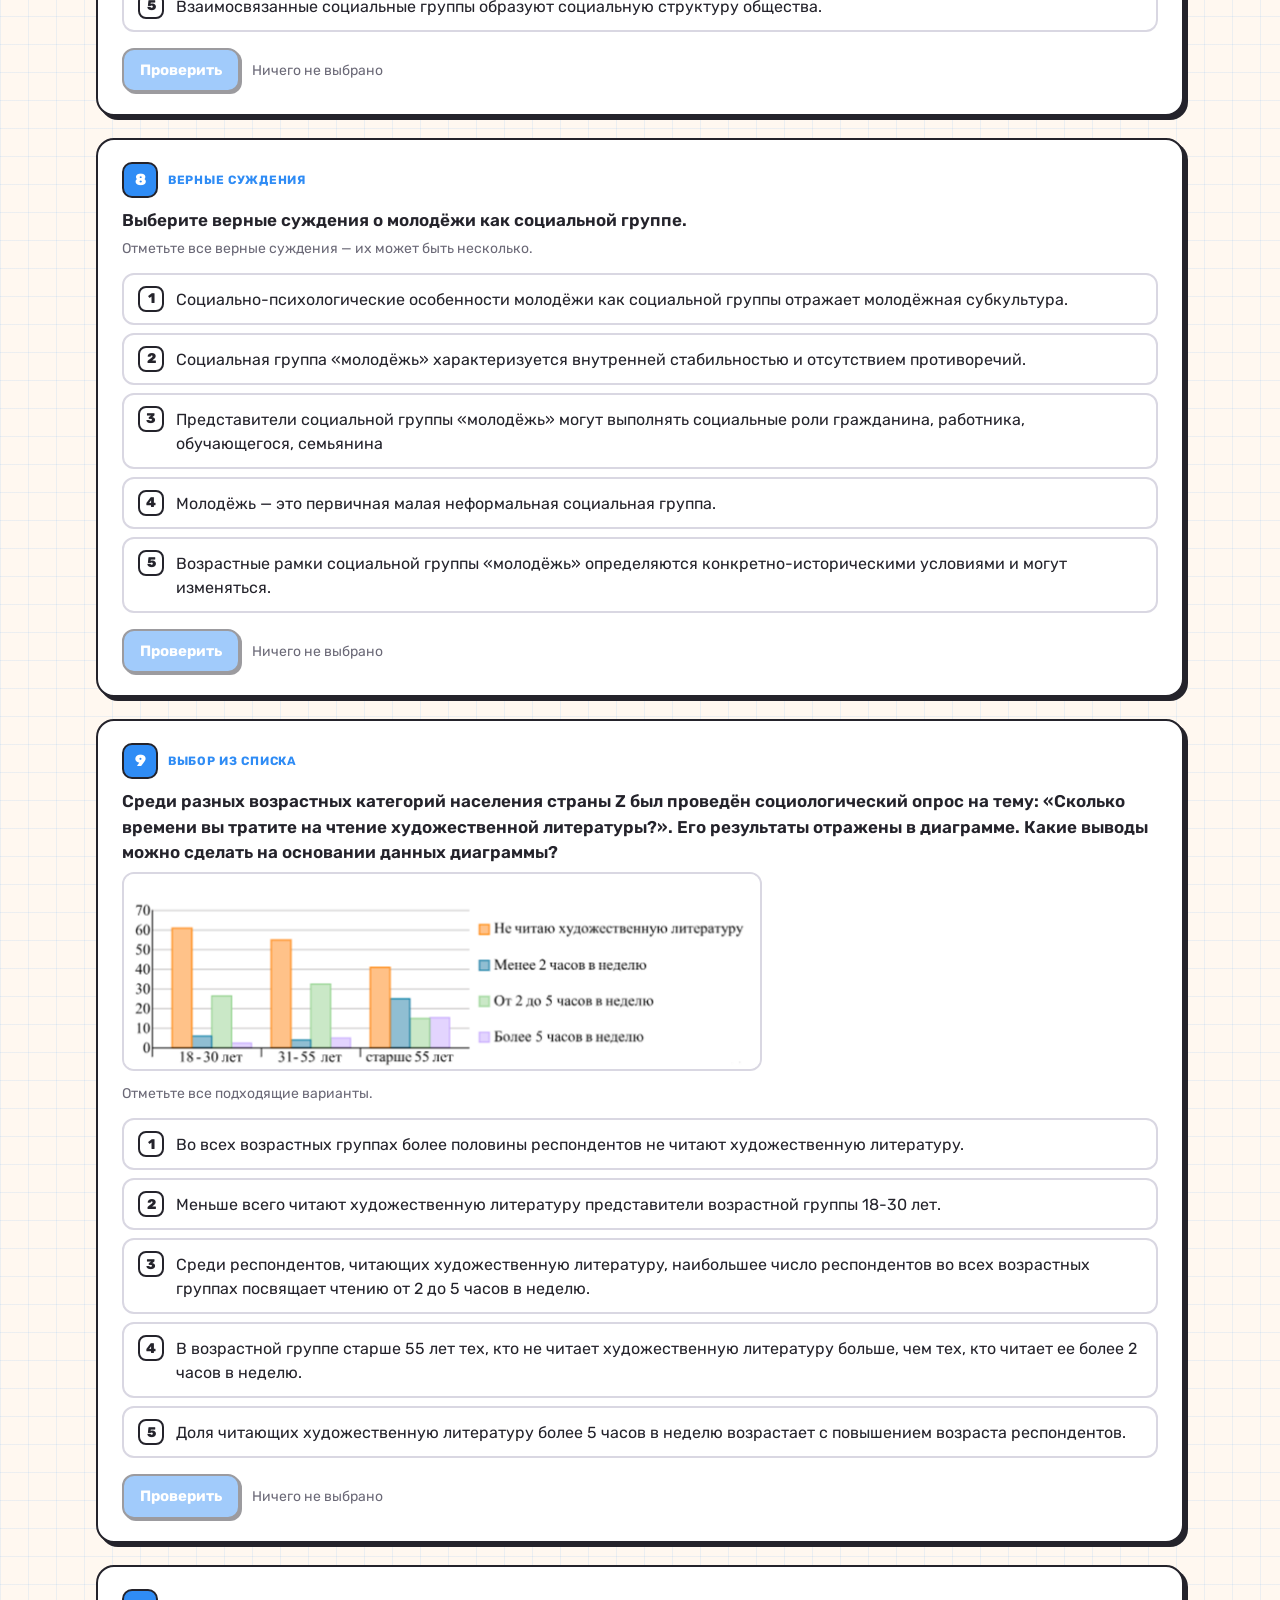
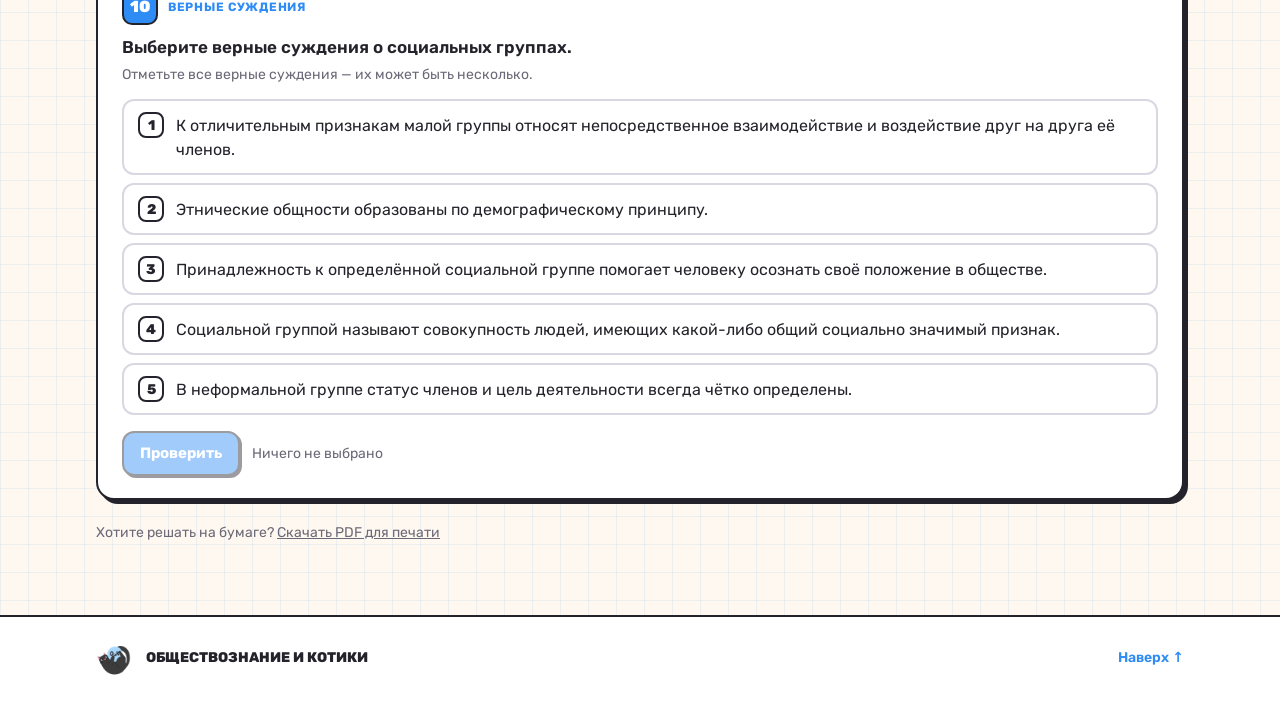
<file: test-baza-2.html>
<!doctype html>
<html lang="ru">
<head>
<meta charset="utf-8">
<meta name="viewport" content="width=device-width, initial-scale=1">
<title>Тест · База · Социальная сфера · Обществознание и котики</title>
<link rel="icon" href="logo.png">
<link rel="preconnect" href="https://fonts.googleapis.com">
<link rel="preconnect" href="https://fonts.gstatic.com" crossorigin>
<link href="https://fonts.googleapis.com/css2?family=Rubik:wght@400;500;600;700;800;900&family=Caveat:wght@700&display=swap" rel="stylesheet">
<link rel="stylesheet" href="style.css">
</head>
<body>

<header class="top">
  <div class="wrap">
    <a class="brand" href="index.html">
      <img src="logo.png" alt="Логотип «Обществознание и котики»">
      <span><b>Обществознание</b>и котики</span>
    </a>
    <a class="back" href="index.html#homework">← К теме</a>
  </div>
</header>

<main class="wrap">
  <div class="page-hero ">
    <span class="chip">Социальные роли, социализация, группы · ДЗ</span>
    <h1>Тест · База<br><span style="font-size:.5em">Социальные группы. Молодёжь</span></h1>
    <p>Социальные группы. Молодёжь. 10 заданий: отмечайте варианты и жмите «Проверить» — сразу увидите, верно или нет, и пояснения.</p>
  </div>

  <div class="progress" aria-live="polite">
    <span>Решено: <b id="cnt">0 из 10</b></span>
    <div class="bar"><i id="bar"></i></div>
    <span class="ok">Верно: <b id="okc">0</b></span>
  </div>

  <div class="q-list" id="q-list"></div>

  <div class="result" id="result">
    <span class="chip">Ваш результат</span>
    <div class="score" id="score"></div>
    <p id="msg"></p>
    <div class="row">
      <button class="btn ghost" type="button" id="restart">Пройти заново</button>
      <a class="btn" href="index.html#homework">← Вернуться к ДЗ</a>
    </div>
  </div>
  <p style="margin-top:22px;font-size:14px;color:var(--muted)">Хотите решать на бумаге? <a href="dz-test-baza-2.pdf" download>Скачать PDF для печати</a></p>
</main>

<footer>
  <div class="wrap">
    <img src="logo.png" alt="">
    <span>Обществознание и котики</span>
    <a class="up" href="#">Наверх ↑</a>
  </div>
</footer>

<script>
window.TEST = {
 "id": "sg-baza-2",
 "questions": [
  {
   "type": "pick",
   "text": "Найдите в приведенном списке компоненты социальной структуры общества.",
   "opts": [
    "Сословия.",
    "Фирмы.",
    "Касты.",
    "Классы.",
    "Партии."
   ],
   "ans": [
    1,
    3,
    4
   ],
   "notes": {
    "1": "Сословия — это социальные группы, права и обязанности которых передаются по наследству и закрепляются обычаем или законом.",
    "3": "Касты — это замкнутые социальные группы, принадлежность к которым определяется исключительно рождением.",
    "4": "Классы — это большие социальные группы, различающиеся по их месту в системе общественного производства, отношению к собственности, богатству и власти.",
    "2": "фирмы и партии — это не компоненты социальной структуры, а элементы производственной и политической структуры.",
    "5": "фирмы и партии — это не компоненты социальной структуры, а элементы производственной и политической структуры."
   },
   "explain": "Социальная структура — совокупность взаимозависимых компонентов (социальных общностей, слоёв, социальных групп), составляющих внутреннее строение общества."
  },
  {
   "type": "pick",
   "text": "Продюсер В. создал музыкальную группу: пригласил трёх солисток и нескольких музыкантов, записал с ними десять песен и отправился в гастрольный тур по стране. Выберите в приведённом ниже списке характеристики данной группы.",
   "opts": [
    "Референтная группа.",
    "Профессиональная группа.",
    "Формальная группа.",
    "Неформальная группа.",
    "Большая группа.",
    "Малая группа."
   ],
   "ans": [
    2,
    3,
    6
   ],
   "notes": {
    "1": "в условии нет указаний на то, что эта группа является эталоном для сравнения или подражания для кого-либо.",
    "2": "группа создана для профессиональной музыкальной деятельности, которая является для её участников источником дохода.",
    "3": "группа создана целенаправленно продюсером, имеет четкую структуру, конкретные задачи.",
    "4": "группа создана не на основе дружеских связей или общих интересов, а как профессиональный проект с деловыми целями.",
    "5": "по численности данная группа является малой.",
    "6": "группа немногочисленна (три солистки и несколько музыкантов), между её участниками существуют непосредственные личные контакты в процессе совместной творческой деятельности и гастролей."
   }
  },
  {
   "type": "sud",
   "text": "Выберите верные суждения о молодёжи как социальной группе.",
   "opts": [
    "Одним из главных критериев выделения молодёжи в социально-демографическую группу является совокупность возрастных характеристик.",
    "Социальное положение молодёжи отличается стабильностью и консерватизмом.",
    "К особенностям социального положения молодежи относится высокий уровень мобильности.",
    "Ведущим видом деятельности молодёжи является чаще всего ценностно-ориентировочная.",
    "Молодежь отличается от других групп высокой социальной активностью."
   ],
   "ans": [
    1,
    3,
    5
   ],
   "notes": {
    "1": "молодежь — социально-демографическая группа, выделяемая на основе возрастных характеристик, особенностей социального положения и обусловленных ими социально-психологических качеств.",
    "2": "социальное положение молодежи характеризуется нестабильностью и переходностью, так как это этап поиска, освоения новых социальных ролей и становления.",
    "3": "это один из отличительных признаков молодежи",
    "4": "ведущим видом деятельности является учебно-профессиональная деятельность",
    "5": "это одна из особенностей молодежи."
   }
  },
  {
   "type": "match",
   "text": "Установите соответствие между понятиями и их содержанием. К каждому элементу, данному в первом столбце, подберите элемент из второго столбца.",
   "heads": [
    "СОЦИАЛЬНАЯ ГРУППА",
    "ХАРАКТЕРИСТИКА СОЦИАЛЬНОЙ ГРУППЫ"
   ],
   "left": [
    "пользователи Apple",
    "участники социального опроса",
    "граждане Соединённых Штатов Америки",
    "врачи городской больницы",
    "ученики курса ОиК"
   ],
   "right": [
    "реальная группа",
    "номинальная группа"
   ],
   "ans": "22111",
   "notes": {
    "А": "2) номинальная группа, это группа, искусственно выделенная исследователем по формальному признаку для статистического анализа.",
    "Б": "2) номинальная группа, это группа, искусственно выделенная исследователем по формальному признаку для статистического анализа.",
    "В": "1) реальная группа, это совокупность людей, выделенная по реально существующему в действительности признаку (гражданство).",
    "Г": "1) реальная группа, это устойчивая общность людей, связанных реальными социальными контактами, общей профессиональной деятельностью в рамках конкретной организации.",
    "Д": "1) реальная группа, это устойчивая общность людей, связанных реальными социальными контактами, общей деятельностью в рамках конкретной организации."
   },
   "explain": "Реальные группы:<br>— Выделяются по реально существующему в действительности признаку, осознаваемому его носителями.<br>— Члены группы реально связаны между собой и взаимодействуют с другими группами. Номинальные группы (социальные категории):<br>— Искусственно выделяются органами управления или статистического учета населения, часто в исследовательских целях, помимо воли и желания индивидов.<br>— Часто существует только воображаемая, но не реальная поведенческая связь."
  },
  {
   "type": "pick",
   "text": "В ходе социологического опроса респондентам разных возрастных групп предлагалось ответить на вопрос: «Что важнее всего в молодости?». Полученные результаты (в % от числа отвечавших) представлены в виде диаграммы. Какие выводы можно сделать на основании данных диаграммы?",
   "opts": [
    "Возможность пожить в своё удовольствие в молодости выше всех оценили люди в возрасте 25-39 лет.",
    "Равные доли респондентов в возрасте 25-39 лет и старше 55 лет считают, что в молодости важнее всего сделать карьеру.",
    "Каждый десятый респондент в возрасте 40-54 лет считает, что важнее всего пожить в своё удовольствие.",
    "Наибольшая доля респондентов в возрасте старше 55 лет считают, что в молодости самое важное — создать семью.",
    "Респонденты в возрасте 18–24 лет считают, что в молодости в равной степени важно и пожить в своё удовольствие, и создать семью."
   ],
   "ans": [
    3,
    4,
    5
   ],
   "notes": {
    "1": "самый высокий процент выбравших «пожить в своё удовольствие» — у самой молодой группы (18-24 года, около 20%), а не у группы 25-39 лет, у которой этот показатель около 10%.",
    "2": "доли респондентов, выбравших вариант «сделать карьеру», разнятся: в возрастных группах 25- 39 лет составляют около 50%, а старше 55 лет около 35%.",
    "3": "примерно 10% респондентов в возрасте 40-54 лет выбрали вариант «пожить в своё удовольствие». «Каждый десятый» — это и есть 10%.",
    "4": "для возрастной группы старше 55 лет вариант «создать семью» имеет самый высокий столбец (около 60%) по сравнению с другими вариантами.",
    "5": "согласно диаграмме среди респондентов 18-24 лет выбрали вариант «пожить в своё удовольствие» (около 20%) и «создать семью» (около 20%), что говорит о равной степени важности."
   },
   "img": "dz-diagramma-1.png"
  },
  {
   "type": "sud",
   "text": "Выберите верные суждения о молодёжи как социальной группе.",
   "opts": [
    "Представителей молодёжи отличает необходимость решать схожие проблемы, связанные с выбором профессии, выработкой жизненных ценностей, формированием социально ответственного поведения.",
    "Для представителей молодёжи типично создание различных неформальных групп.",
    "Для молодёжи всегда характерна приверженность патриархальным ценностям.",
    "Молодежь как социальная группа отличается активным поиском своего места в жизни",
    "Для молодёжи как социальной группы характерен особый психологический склад."
   ],
   "ans": [
    1,
    2,
    4,
    5
   ],
   "notes": {
    "1": "это ключевая характеристика молодежи как социально-демографической группы, находящейся на этапе становления и самоопределения.",
    "2": "стремление к общению со сверстниками и поиск идентичности часто выражается в создании и участии в неформальных группах",
    "3": "для молодежи, наоборот, часто характерен пересмотр ценностей, поиск, критическое мышление и принятие новых идей.",
    "4": "это одна из главных социально-психологических черт молодежи, связанная с освоением новых социальных ролей.",
    "5": "молодежи присущи специфические психологические черты: максимализм, неустойчивость ценностной системы, постоянные изменения, поиск, критичность мышления, высокий уровень социальной мобильности и т. д."
   }
  },
  {
   "type": "sud",
   "text": "Выберите верные суждения о социальных группах и их видах.",
   "opts": [
    "Малые социальные группы в отличие от больших групп, всегда носят неформальный характер.",
    "Взаимодействие членов первичной группы носит непосредственный, межличностный характер.",
    "В формальной группе все межличностные взаимодействия основаны на эмоциях.",
    "Малой группой называется немногочисленная общность людей, объединённых совместной деятельностью и находящихся в непосредственном личном общении.",
    "Взаимосвязанные социальные группы образуют социальную структуру общества."
   ],
   "ans": [
    2,
    4,
    5
   ],
   "notes": {
    "1": "малая группа может быть как неформальной, так и формальной, где отношения регулируются правилами.",
    "2": "это ключевые признаки первичных групп.",
    "3": "это характеристика неформальной группы. Главный признак формальной группы — обезличенность, деловой характер взаимодействий, подчиненных достижению общей цели, а не эмоциям",
    "4": "это следует из определения малой социальной группы.",
    "5": "социальная структура — совокупность взаимозависимых компонентов (социальных общностей, слоев, социальных групп), составляющих внутреннее строение общества."
   }
  },
  {
   "type": "sud",
   "text": "Выберите верные суждения о молодёжи как социальной группе.",
   "opts": [
    "Социально-психологические особенности молодёжи как социальной группы отражает молодёжная субкультура.",
    "Социальная группа «молодёжь» характеризуется внутренней стабильностью и отсутствием противоречий.",
    "Представители социальной группы «молодёжь» могут выполнять социальные роли гражданина, работника, обучающегося, семьянина",
    "Молодёжь — это первичная малая неформальная социальная группа.",
    "Возрастные рамки социальной группы «молодёжь» определяются конкретно-историческими условиями и могут изменяться."
   ],
   "ans": [
    1,
    3,
    5
   ],
   "notes": {
    "1": "молодежная субкультура со своим языком, стилем, нормами и ценностями является внешним проявлением специфического социально-психологического склада молодежи, ее стремления к самоутверждению и обособлению.",
    "2": "молодежь внутренне очень разнородна, для нее характерны поиск идентичности и социальные противоречия, что исключает абсолютную стабильность.",
    "3": "молодежь действительно может совмещать эти статусы и соответствующие им роли, что характерно для этого этапа жизни",
    "4": "это большая социально-демографическая группа. Её нельзя назвать малой, так как она включает в себя миллионы людей, которые не находятся в непосредственном личном общении друг с другом.",
    "5": "границы возраста молодежи зависят от уровня социально-экономического развития общества, продолжительности образования и других факторов."
   }
  },
  {
   "type": "pick",
   "text": "Среди разных возрастных категорий населения страны Z был проведён социологический опрос на тему: «Сколько времени вы тратите на чтение художественной литературы?». Его результаты отражены в диаграмме. Какие выводы можно сделать на основании данных диаграммы?",
   "opts": [
    "Во всех возрастных группах более половины респондентов не читают художественную литературу.",
    "Меньше всего читают художественную литературу представители возрастной группы 18-30 лет.",
    "Среди респондентов, читающих художественную литературу, наибольшее число респондентов во всех возрастных группах посвящает чтению от 2 до 5 часов в неделю.",
    "В возрастной группе старше 55 лет тех, кто не читает художественную литературу больше, чем тех, кто читает ее более 2 часов в неделю.",
    "Доля читающих художественную литературу более 5 часов в неделю возрастает с повышением возраста респондентов."
   ],
   "ans": [
    2,
    4,
    5
   ],
   "notes": {
    "1": "для группы старше 55 высота столбика «не читаю художественную литературу» (около 41%) — меньше половины, то есть меньше 50%.",
    "2": "среди респондентов в возрасте 18-30 лет столбец «не читаю художественную литературу» является самым высоким (около 60%) по сравнению с другими возрастными группами.",
    "3": "в возрастной группе старше 55 лет наибольшее число представителей читает «менее 2 часов в неделю» (25%) в то время, как «от 2 до 5 часов в неделю» — около 15%.",
    "4": "среди респондентов старше 55 лет столбец «не читаю художественную литературу» является самым высоким (около 41%) в то время, как «от 2 до 5 часов в неделю» составляет около 15%.",
    "5": "последовательно возрастает от младшей возрастной группы к старшей: от 18-30 лет — около 3%, от 31-55 лет — около 5%, а старше 55 лет — около 15%."
   },
   "img": "dz-diagramma-2.png"
  },
  {
   "type": "sud",
   "text": "Выберите верные суждения о социальных группах.",
   "opts": [
    "К отличительным признакам малой группы относят непосредственное взаимодействие и воздействие друг на друга её членов.",
    "Этнические общности образованы по демографическому принципу.",
    "Принадлежность к определённой социальной группе помогает человеку осознать своё положение в обществе.",
    "Социальной группой называют совокупность людей, имеющих какой-либо общий социально значимый признак.",
    "В неформальной группе статус членов и цель деятельности всегда чётко определены."
   ],
   "ans": [
    1,
    3,
    4
   ],
   "notes": {
    "1": "следует из определения малой социальной группы.",
    "3": "через принадлежность к группе человек понимает свои социальные роли, статус и место в общественной иерархии.",
    "4": "это следует из определения социальной группы.",
    "2": "этническая общность (этнос) — это исторически сложившаяся на определённой территории совокупность людей, обладающих общностью культуры, языка, самосознанием, а также сознанием своего единства и отличий от других образований.",
    "5": "это характеристика формальной группы."
   }
  }
 ]
};
</script>
<script src="test.js"></script>
</body>
</html>
</file>
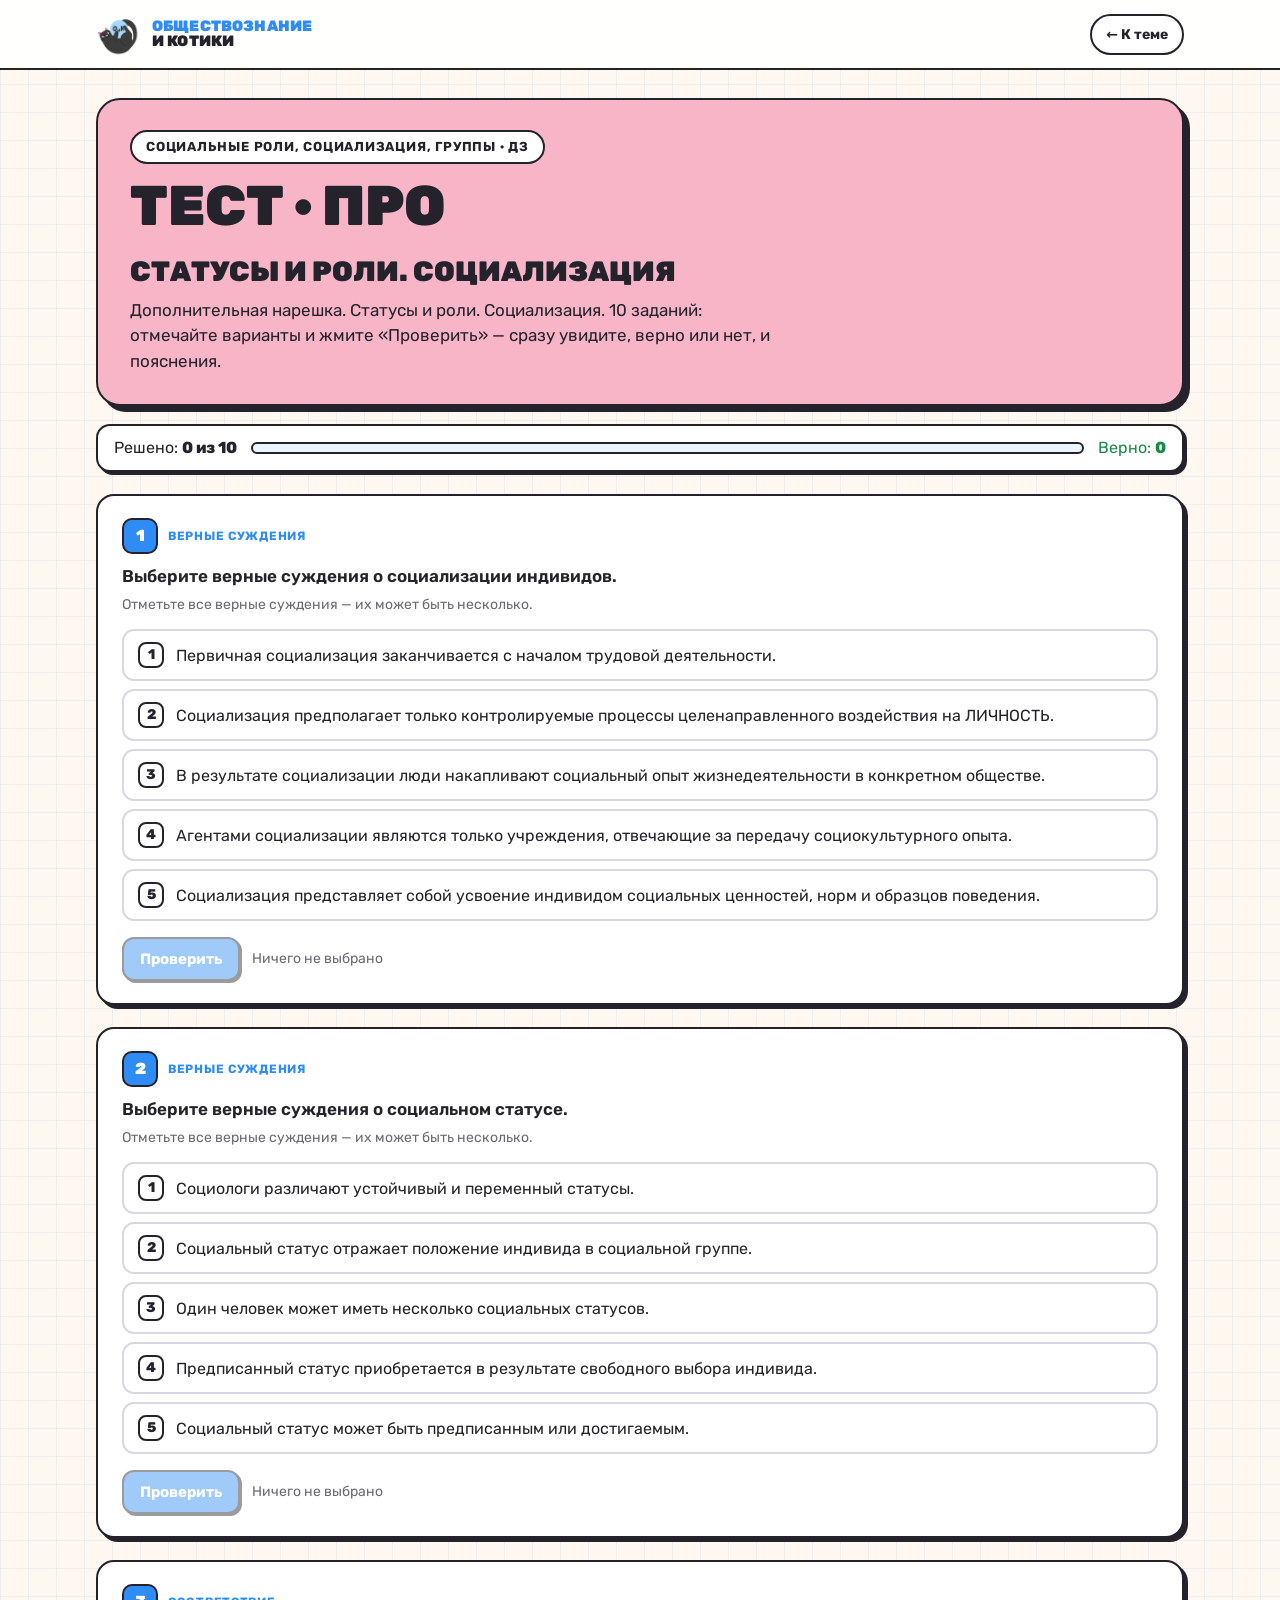
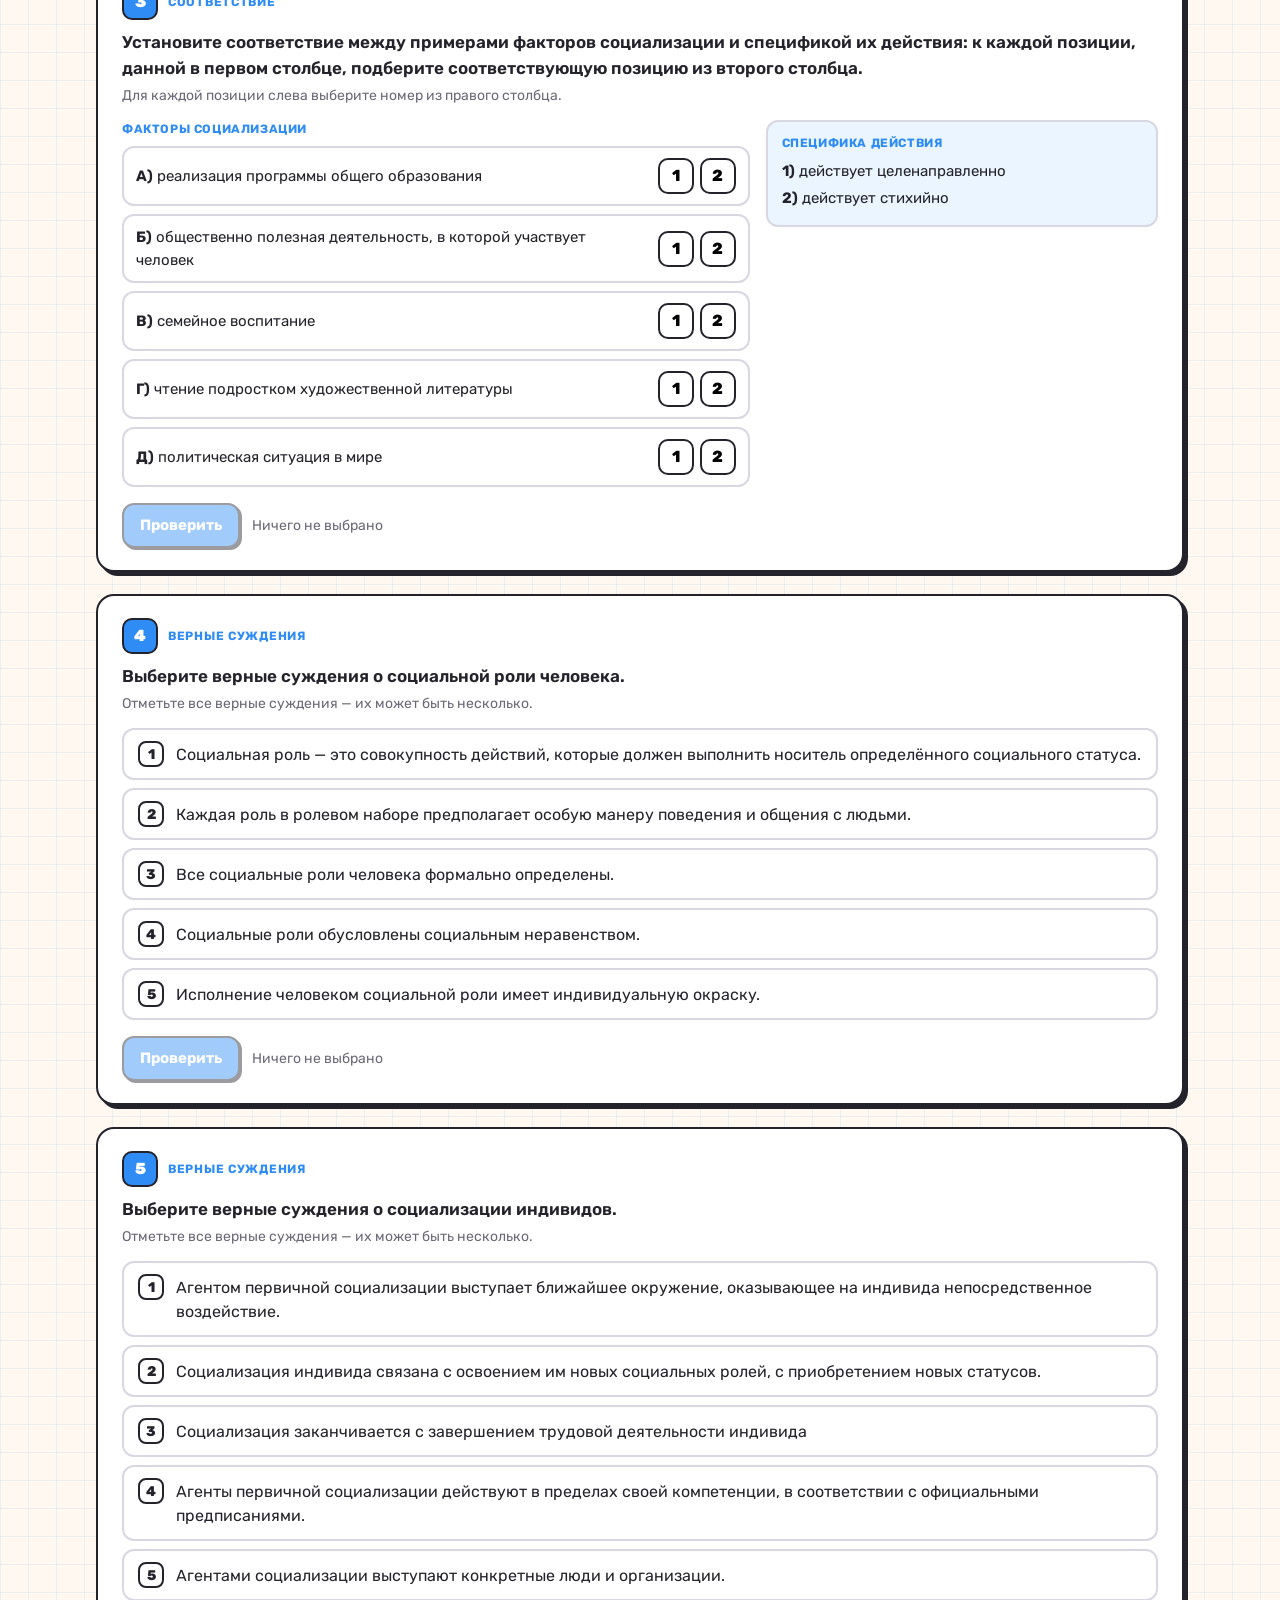
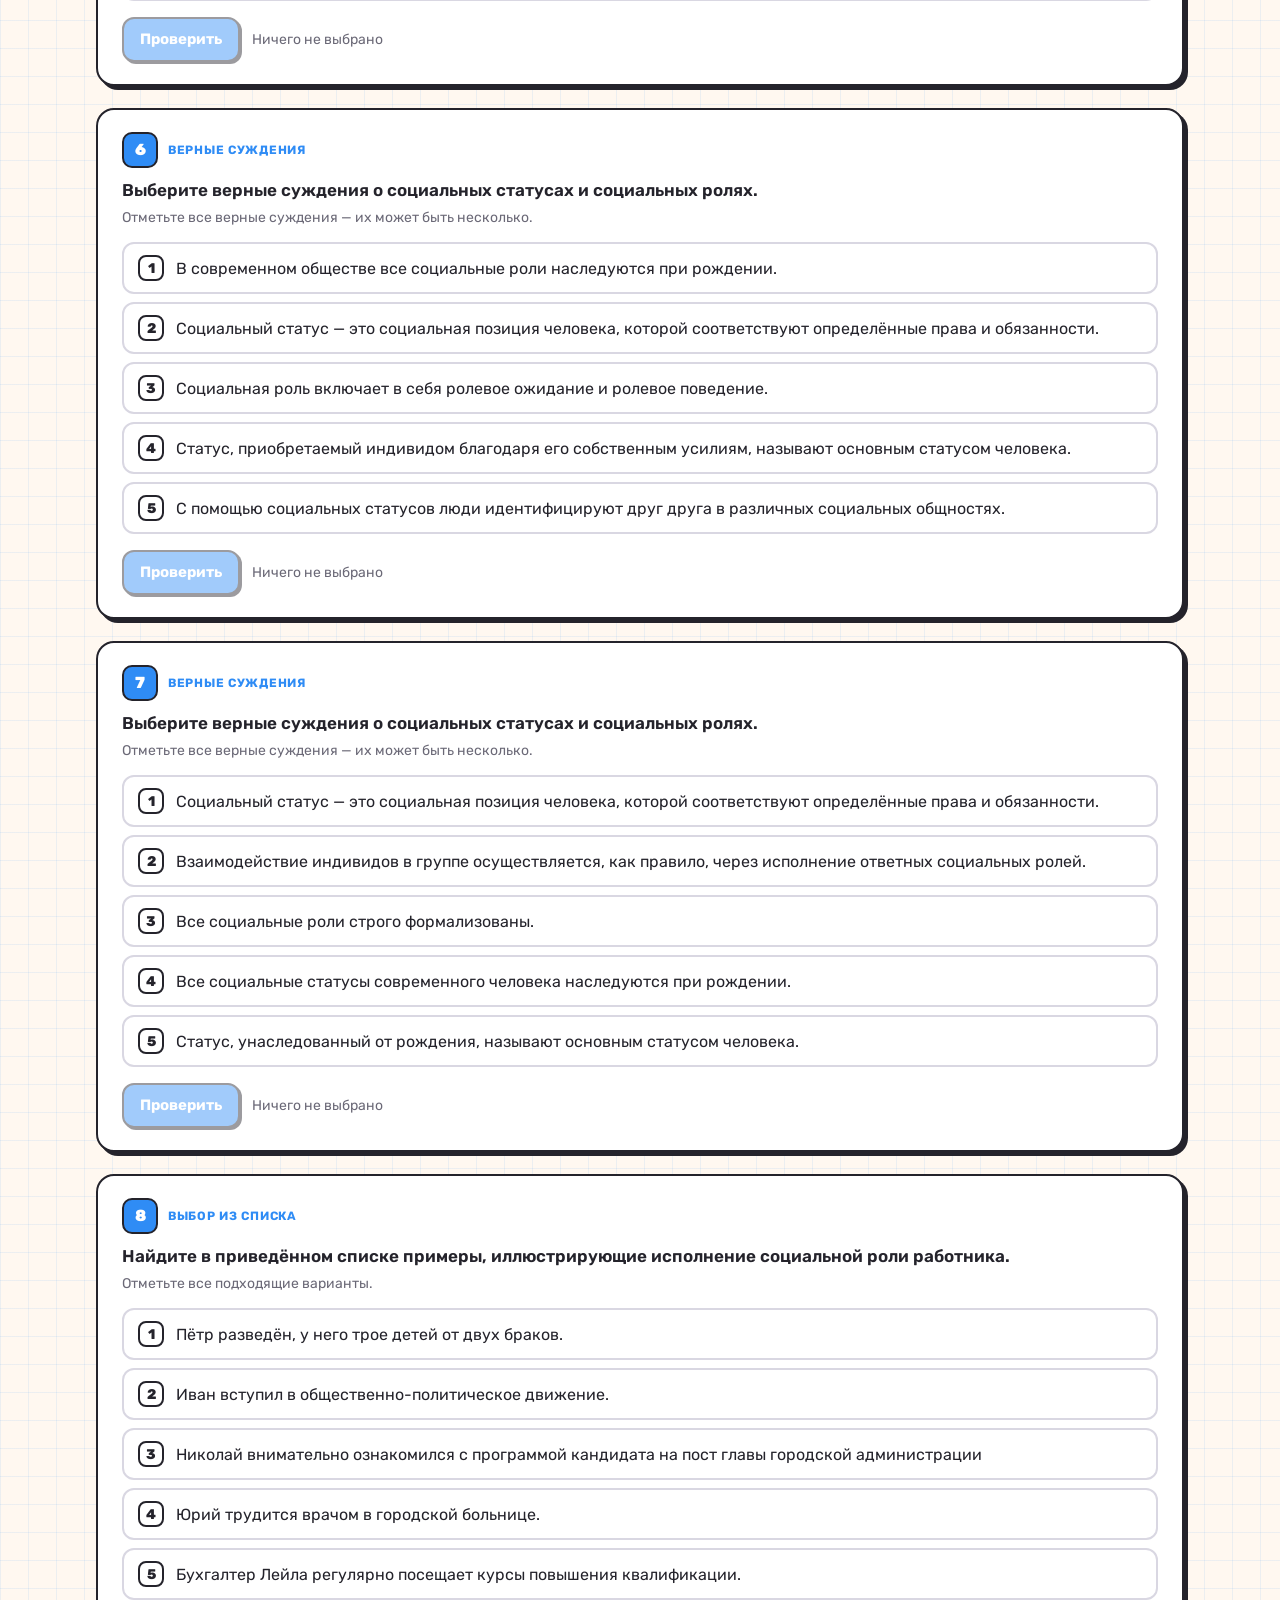
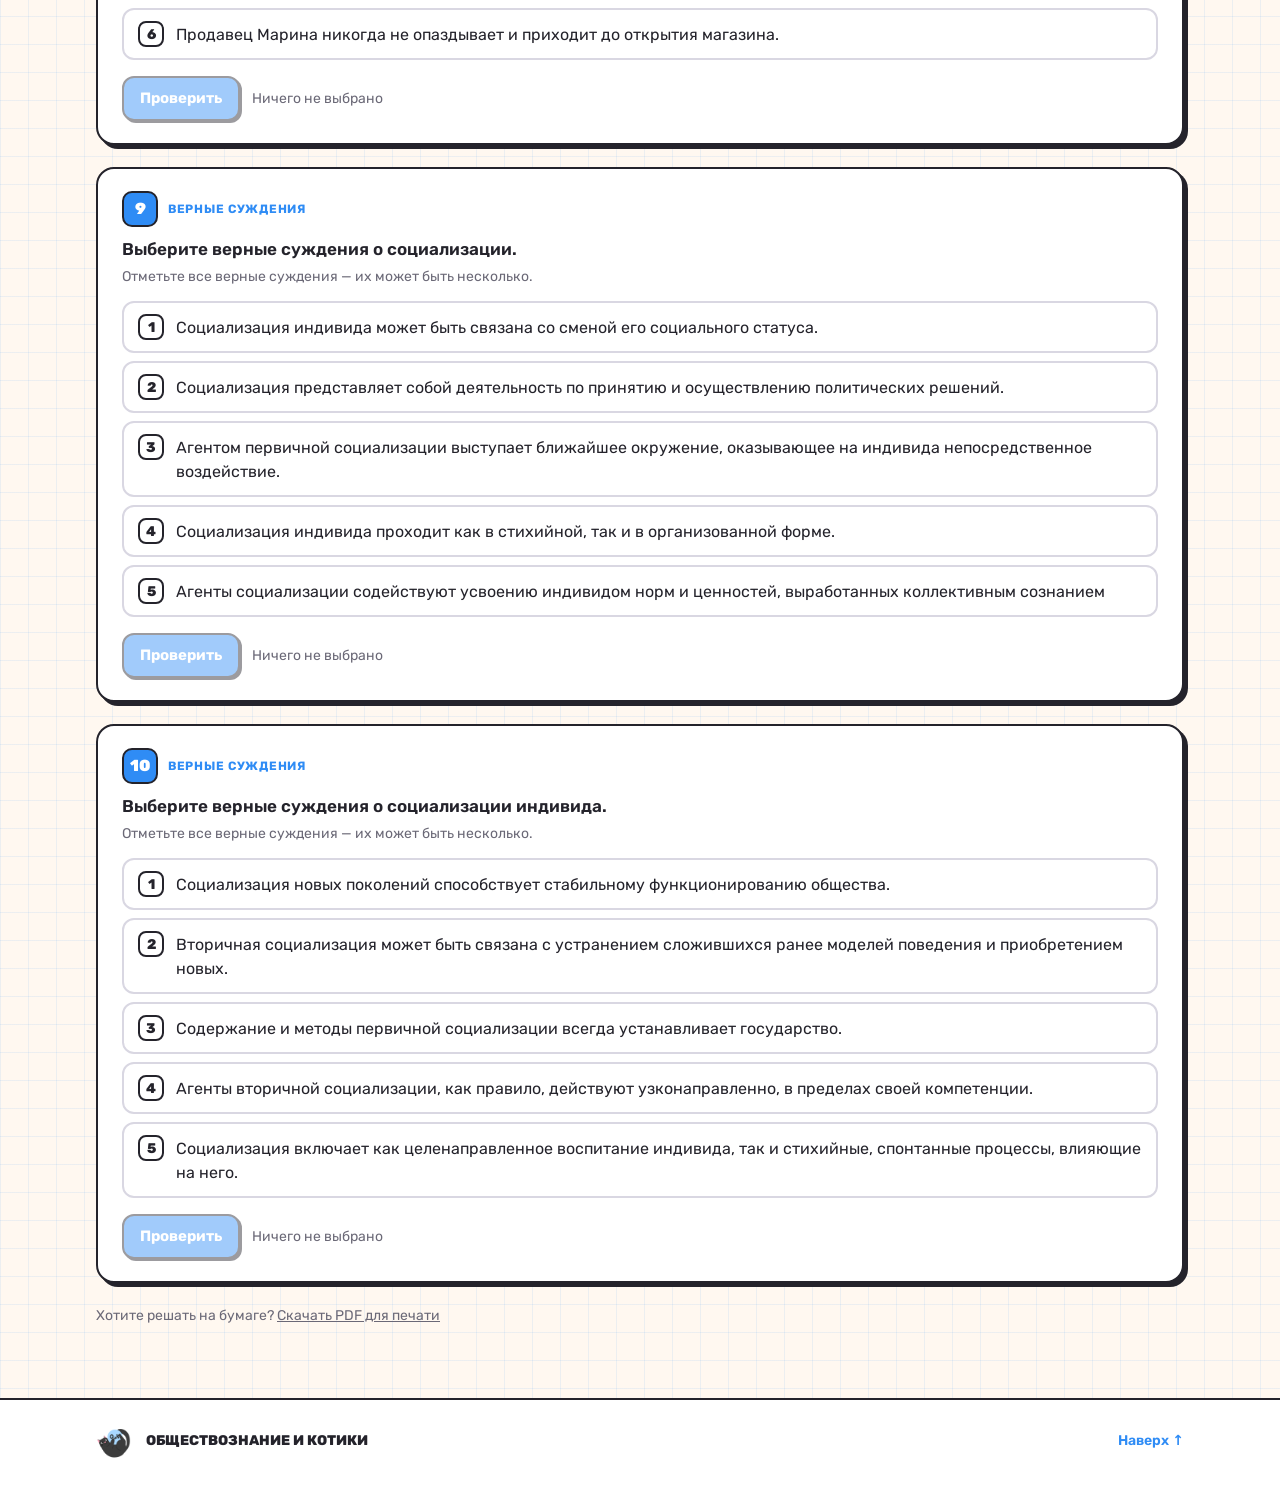
<file: test-pro-1.html>
<!doctype html>
<html lang="ru">
<head>
<meta charset="utf-8">
<meta name="viewport" content="width=device-width, initial-scale=1">
<title>Тест · Про · Социальная сфера · Обществознание и котики</title>
<link rel="icon" href="logo.png">
<link rel="preconnect" href="https://fonts.googleapis.com">
<link rel="preconnect" href="https://fonts.gstatic.com" crossorigin>
<link href="https://fonts.googleapis.com/css2?family=Rubik:wght@400;500;600;700;800;900&family=Caveat:wght@700&display=swap" rel="stylesheet">
<link rel="stylesheet" href="style.css">
</head>
<body>

<header class="top">
  <div class="wrap">
    <a class="brand" href="index.html">
      <img src="logo.png" alt="Логотип «Обществознание и котики»">
      <span><b>Обществознание</b>и котики</span>
    </a>
    <a class="back" href="index.html#homework">← К теме</a>
  </div>
</header>

<main class="wrap">
  <div class="page-hero pink">
    <span class="chip">Социальные роли, социализация, группы · ДЗ</span>
    <h1>Тест · Про<br><span style="font-size:.5em">Статусы и роли. Социализация</span></h1>
    <p>Дополнительная нарешка. Статусы и роли. Социализация. 10 заданий: отмечайте варианты и жмите «Проверить» — сразу увидите, верно или нет, и пояснения.</p>
  </div>

  <div class="progress" aria-live="polite">
    <span>Решено: <b id="cnt">0 из 10</b></span>
    <div class="bar"><i id="bar"></i></div>
    <span class="ok">Верно: <b id="okc">0</b></span>
  </div>

  <div class="q-list" id="q-list"></div>

  <div class="result" id="result">
    <span class="chip">Ваш результат</span>
    <div class="score" id="score"></div>
    <p id="msg"></p>
    <div class="row">
      <button class="btn ghost" type="button" id="restart">Пройти заново</button>
      <a class="btn" href="index.html#homework">← Вернуться к ДЗ</a>
    </div>
  </div>
  <p style="margin-top:22px;font-size:14px;color:var(--muted)">Хотите решать на бумаге? <a href="dz-test-pro-1.pdf" download>Скачать PDF для печати</a></p>
</main>

<footer>
  <div class="wrap">
    <img src="logo.png" alt="">
    <span>Обществознание и котики</span>
    <a class="up" href="#">Наверх ↑</a>
  </div>
</footer>

<script>
window.TEST = {
 "id": "sg-pro-1",
 "questions": [
  {
   "type": "sud",
   "text": "Выберите верные суждения о социализации индивидов.",
   "opts": [
    "Первичная социализация заканчивается с началом трудовой деятельности.",
    "Социализация предполагает только контролируемые процессы целенаправленного воздействия на ЛИЧНОСТЬ.",
    "В результате социализации люди накапливают социальный опыт жизнедеятельности в конкретном обществе.",
    "Агентами социализации являются только учреждения, отвечающие за передачу социокультурного опыта.",
    "Социализация представляет собой усвоение индивидом социальных ценностей, норм и образцов поведения."
   ],
   "ans": [
    3,
    5
   ],
   "notes": {
    "1": "первичная социализация может продолжаться и в дальнейшем, но преобладает, как правило, в ранние этапы жизни, а с началом взаимодействия с формальными институтами главным становится процесс вторичной социализации.",
    "2": "социализация по видам направленности делится на относительно направляемую, целенаправленную и стихийную (неорганизованный, спонтанный характер).",
    "3": "одним из признаков социализации является приобщение к необходимому для жизни в данном обществе социокультурному опыту.",
    "4": "поскольку агенты социализации делятся на первичные (это ближайшее окружение, которое влияет на человека не через официальные учреждения, а в процессе повседневного общения) и вторичные ( как раз те самые учреждения, которые действуют целенаправленно: школа, государство, армия, СМИ, церковь).",
    "5": "это следует из определения социализации."
   }
  },
  {
   "type": "sud",
   "text": "Выберите верные суждения о социальном статусе.",
   "opts": [
    "Социологи различают устойчивый и переменный статусы.",
    "Социальный статус отражает положение индивида в социальной группе.",
    "Один человек может иметь несколько социальных статусов.",
    "Предписанный статус приобретается в результате свободного выбора индивида.",
    "Социальный статус может быть предписанным или достигаемым."
   ],
   "ans": [
    2,
    3,
    5
   ],
   "notes": {
    "1": "социологи выделяют временный (ситуативный) и постоянный (долговременный) социальные статусы.",
    "2": "это следует из определения социального статуса.",
    "3": "совокупность статусов одного человека называется статусным набором, например, статусный набор Карины Горшковой включает: предпринимательница, магистр политических наук, преподавательница обществознания, гражданка России, молодая девушка, жительница Москвы и т.д.",
    "4": "предписанный статус включает прирожденные (естественные) характеристики человека и некоторые полученные при рождении или обретенные позднее в силу не зависящих от личности обстоятельств, а вот достигаемый приобретается собственными усилиями человека.",
    "5": "основная типология статусов, где предписанный даётся от рождения, а достигаемый приобретается усилиями личности."
   }
  },
  {
   "type": "match",
   "text": "Установите соответствие между примерами факторов социализации и спецификой их действия: к каждой позиции, данной в первом столбце, подберите соответствующую позицию из второго столбца.",
   "heads": [
    "ФАКТОРЫ СОЦИАЛИЗАЦИИ",
    "СПЕЦИФИКА ДЕЙСТВИЯ"
   ],
   "left": [
    "реализация программы общего образования",
    "общественно полезная деятельность, в которой участвует человек",
    "семейное воспитание",
    "чтение подростком художественной литературы",
    "политическая ситуация в мире"
   ],
   "right": [
    "действует целенаправленно",
    "действует стихийно"
   ],
   "ans": "12122",
   "notes": {
    "А": "1) действует целенаправленно, представляет собой системный процесс с учебными планами, стандартами и контролем результатов.",
    "Б": "2) действует стихийно, такая деятельность часто возникает ситуативно, без строгого плана, и её влияние на личность формируется через непреднамеренный опыт взаимодействия.",
    "В": "1) действует целенаправленно, носит осознанный характер: родители целенаправленно прививают нормы, ценности и модели поведения.",
    "Г": "2) действует стихийно, выбор книг и их осмысление — это, как правило, личное, неорганизованное извне пространство подростка.",
    "Д": "2) действует стихийно, глобальные политические процессы не управляются отдельными институтами социализации и воздействуют на человека косвенно, через стихийное изменение общественной среды"
   },
   "explain": "Стихийная социализация носит неорганизованный, спонтанный характер, длится непрерывно и постоянно, осуществляется в процессе стихийного взаимодействия с другими людьми и обществом в целом. Целенаправленная, организованная социализация происходит путем организации процесса обучения и воспитания; предполагает контролируемые процессы целенаправленного воздействия на личность."
  },
  {
   "type": "sud",
   "text": "Выберите верные суждения о социальной роли человека.",
   "opts": [
    "Социальная роль — это совокупность действий, которые должен выполнить носитель определённого социального статуса.",
    "Каждая роль в ролевом наборе предполагает особую манеру поведения и общения с людьми.",
    "Все социальные роли человека формально определены.",
    "Социальные роли обусловлены социальным неравенством.",
    "Исполнение человеком социальной роли имеет индивидуальную окраску."
   ],
   "ans": [
    1,
    2,
    5
   ],
   "notes": {
    "1": "это следует из определения социальной роли.",
    "2": "это суть понятия ролевой набор: человек как носитель разных статусов вынужден вести себя по-разному в разных ситуациях (например, будучи одновременно директором на работе и отцом в семье).",
    "3": "роли бывают как формальными (с четкими предписаниями), так и неформальными, которые не закреплены строгими правилами.",
    "4": "существует множество социальных ролей, которые появляются у человека вне зависимости от его положения в обществе и социального неравенства, например, роль ребенка приобретается по рождению.",
    "5": "ее исполнение зависит от личностных качеств, опыта и характера человека (например, один учитель строгий, другой — демократичный)."
   }
  },
  {
   "type": "sud",
   "text": "Выберите верные суждения о социализации индивидов.",
   "opts": [
    "Агентом первичной социализации выступает ближайшее окружение, оказывающее на индивида непосредственное воздействие.",
    "Социализация индивида связана с освоением им новых социальных ролей, с приобретением новых статусов.",
    "Социализация заканчивается с завершением трудовой деятельности индивида",
    "Агенты первичной социализации действуют в пределах своей компетенции, в соответствии с официальными предписаниями.",
    "Агентами социализации выступают конкретные люди и организации."
   ],
   "ans": [
    1,
    2,
    5
   ],
   "notes": {
    "1": "агенты первичной социализации — люди ближайшего окружения, которые помогают усваивать правила поведения малых социальных групп.",
    "2": "это один из признаков социализации.",
    "3": "один из признаков социализации заключается в том, что она продолжается на протяжении всей жизни человека.",
    "4": "агенты вторичной социализации действуют узконаправленно, в пределах своей компетенции, в соответствии с официальными предписаниями",
    "5": "это следует из определения."
   }
  },
  {
   "type": "sud",
   "text": "Выберите верные суждения о социальных статусах и социальных ролях.",
   "opts": [
    "В современном обществе все социальные роли наследуются при рождении.",
    "Социальный статус — это социальная позиция человека, которой соответствуют определённые права и обязанности.",
    "Социальная роль включает в себя ролевое ожидание и ролевое поведение.",
    "Статус, приобретаемый индивидом благодаря его собственным усилиям, называют основным статусом человека.",
    "С помощью социальных статусов люди идентифицируют друг друга в различных социальных общностях."
   ],
   "ans": [
    2,
    3,
    5
   ],
   "notes": {
    "1": "наряду с предписанными статусами (пол, возраст) существуют достигаемые статусы (образование, профессия), которые приобретаются усилиями человека",
    "2": "это классическое определение социального статуса.",
    "3": "роль предполагает как ожидания окружающих (модель поведения), так и реальное исполнение, которое может отличаться от образца.",
    "4": "это достигаемый статус; основной статус определяется жизненными приоритетами человека и может быть как предписанным, так и достигаемым.",
    "5": "статусы формируют ожидания по отношению друг к другу, позволяя ориентироваться в обществе даже при взаимодействии с незнакомыми людьми."
   }
  },
  {
   "type": "sud",
   "text": "Выберите верные суждения о социальных статусах и социальных ролях.",
   "opts": [
    "Социальный статус — это социальная позиция человека, которой соответствуют определённые права и обязанности.",
    "Взаимодействие индивидов в группе осуществляется, как правило, через исполнение ответных социальных ролей.",
    "Все социальные роли строго формализованы.",
    "Все социальные статусы современного человека наследуются при рождении.",
    "Статус, унаследованный от рождения, называют основным статусом человека."
   ],
   "ans": [
    1,
    2
   ],
   "notes": {
    "1": "социальный статус — социальное положение человека в обществе с вытекающими из него правами и обязанностями",
    "2": "ролевые отношения предполагают взаимные права и обязанности.",
    "3": "существуют неформальные роли (например, роль друга).",
    "4": "помимо предписанных есть достигаемые статусы (образование, профессия).",
    "5": "основной статус — это ключевой из всей совокупности социальных статусов индивида, преимущественно определяющий его социальное положение и значение в обществе"
   }
  },
  {
   "type": "pick",
   "text": "Найдите в приведённом списке примеры, иллюстрирующие исполнение социальной роли работника.",
   "opts": [
    "Пётр разведён, у него трое детей от двух браков.",
    "Иван вступил в общественно-политическое движение.",
    "Николай внимательно ознакомился с программой кандидата на пост главы городской администрации",
    "Юрий трудится врачом в городской больнице.",
    "Бухгалтер Лейла регулярно посещает курсы повышения квалификации.",
    "Продавец Марина никогда не опаздывает и приходит до открытия магазина."
   ],
   "ans": [
    4,
    5,
    6
   ],
   "notes": {
    "1": "данная позиция иллюстрирует исполнение семейных ролей (отца, бывшего супруга), а не социальной роли работника.",
    "2": "это характеризует исполнение роли гражданина, участника общественной организации, но не связано с трудовой деятельностью.",
    "3": "данное действие относится к роли избирателя, гражданина, а не работника.",
    "4": "это прямо указывает на профессиональную деятельность, то есть исполнение социальной роли работника",
    "5": "данное действие связано с профессиональным развитием и совершенствованием навыков, необходимых для выполнения трудовых функций, что является частью роли работника.",
    "6": "соблюдение трудовой дисциплины и ответственное отношение к работе характеризуют исполнение социальной роли работника."
   }
  },
  {
   "type": "sud",
   "text": "Выберите верные суждения о социализации.",
   "opts": [
    "Социализация индивида может быть связана со сменой его социального статуса.",
    "Социализация представляет собой деятельность по принятию и осуществлению политических решений.",
    "Агентом первичной социализации выступает ближайшее окружение, оказывающее на индивида непосредственное воздействие.",
    "Социализация индивида проходит как в стихийной, так и в организованной форме.",
    "Агенты социализации содействуют усвоению индивидом норм и ценностей, выработанных коллективным сознанием"
   ],
   "ans": [
    1,
    3,
    4,
    5
   ],
   "notes": {
    "1": "социализация представляет собой процесс усвоения социальных норм, ценностей и образцов поведения, который может происходить и из-за изменения статуса.",
    "2": "это характеристика политической деятельности, а не социализации; социализация — процесс усвоения социальных норм, ценностей и образцов поведения.",
    "3": "агенты первичной социализации — люди ближайшего окружения, которые помогают усваивать правила поведения малых социальных групп, вступают с индивидом в личный контакт, отношения носят неформальный характер.",
    "4": "социализация может быть как стихийной, так и целенаправленной (воспитание).",
    "5": "агенты социализации передают социальный опыт, нормы и ценности, выработанные обществом."
   }
  },
  {
   "type": "sud",
   "text": "Выберите верные суждения о социализации индивида.",
   "opts": [
    "Социализация новых поколений способствует стабильному функционированию общества.",
    "Вторичная социализация может быть связана с устранением сложившихся ранее моделей поведения и приобретением новых.",
    "Содержание и методы первичной социализации всегда устанавливает государство.",
    "Агенты вторичной социализации, как правило, действуют узконаправленно, в пределах своей компетенции.",
    "Социализация включает как целенаправленное воспитание индивида, так и стихийные, спонтанные процессы, влияющие на него."
   ],
   "ans": [
    1,
    2,
    4,
    5
   ],
   "notes": {
    "1": "социализация обеспечивает передачу культурного опыта, норм и ценностей, что поддерживает устойчивость и воспроизводство общественных отношений.",
    "2": "это характеристика вторичной социализации, в рамках которой могут происходить процессы десоциализации и ресоциализации",
    "3": "первичная социализация осуществляется агентами ближайшего окружения (семья, друзья, сверстники), которые действуют на основе неформальных, личных контактов, а не по предписаниям государства.",
    "4": "агенты вторичной социализации действуют узконаправленно, в пределах своей компетенции, в соответствии с официальными предписаниями.",
    "5": "социализация может быть как стихийной, так и целенаправленной (воспитание)."
   }
  }
 ]
};
</script>
<script src="test.js"></script>
</body>
</html>
</file>
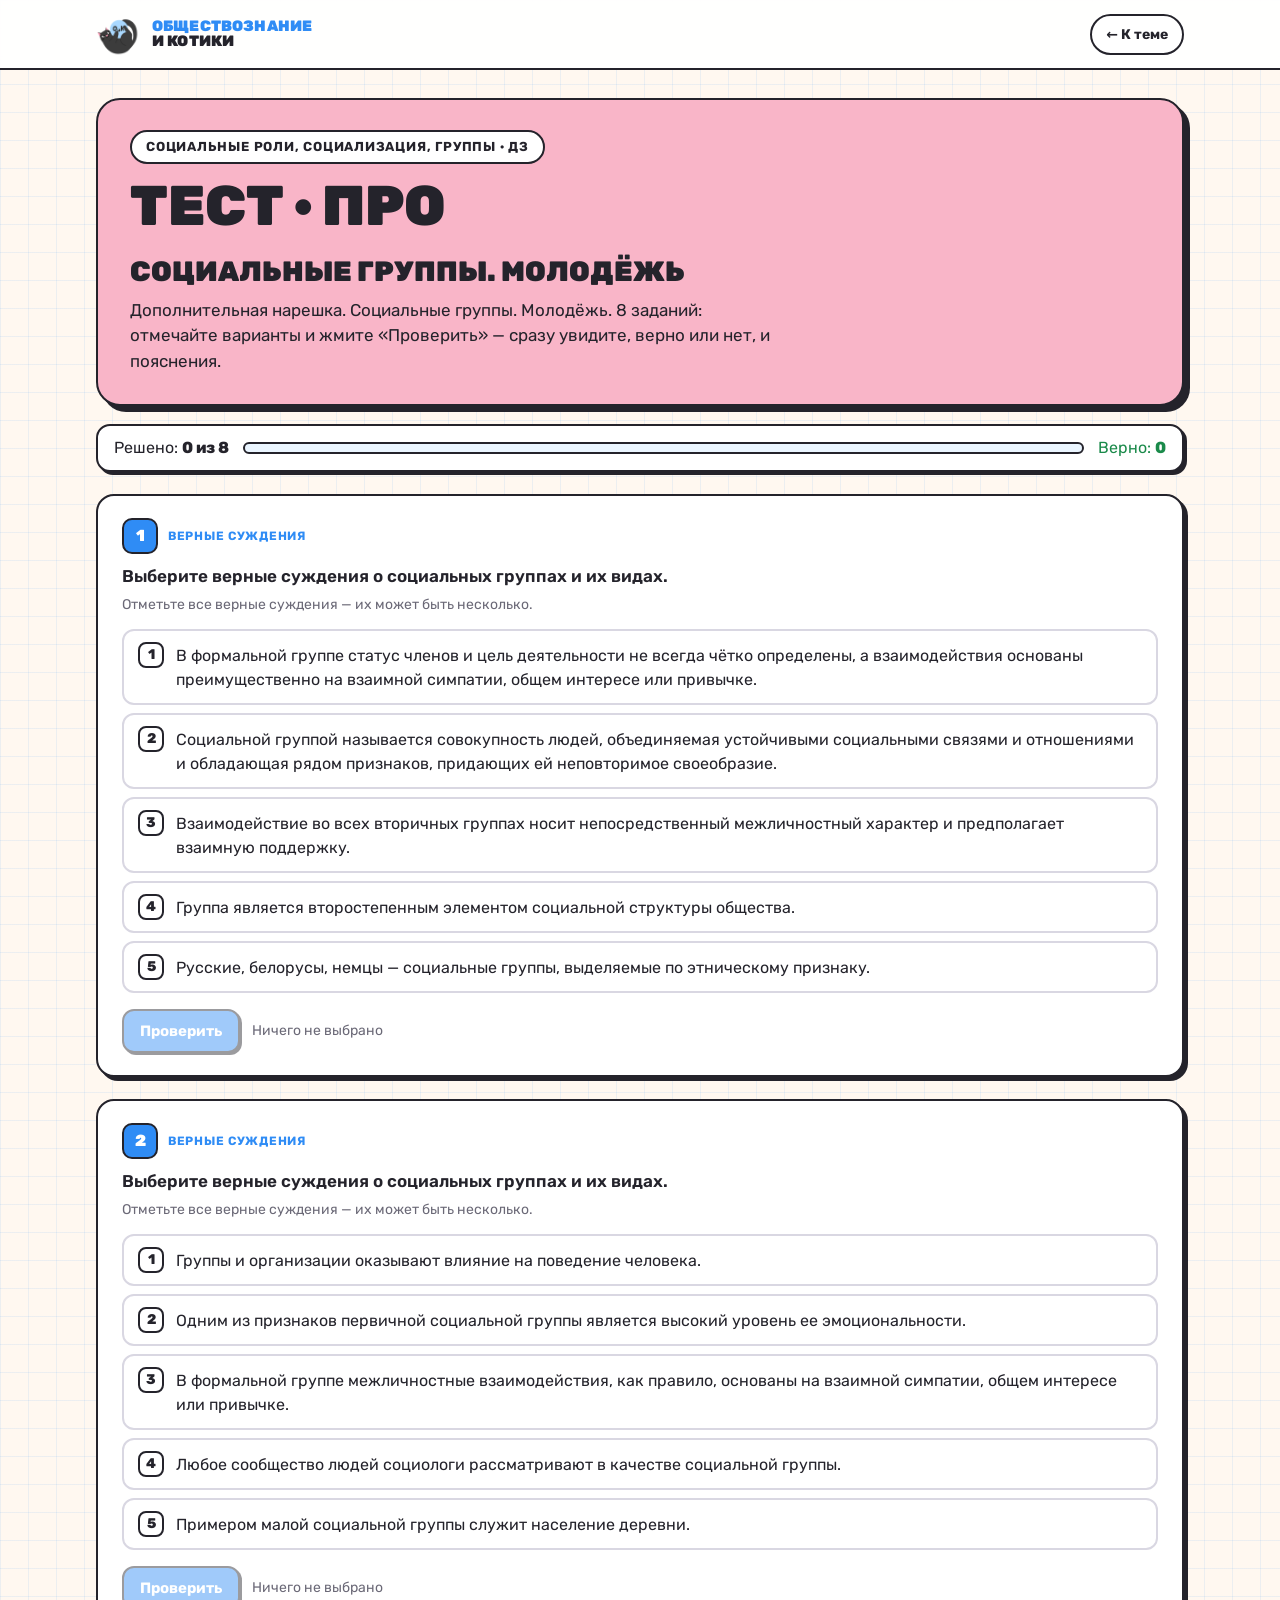
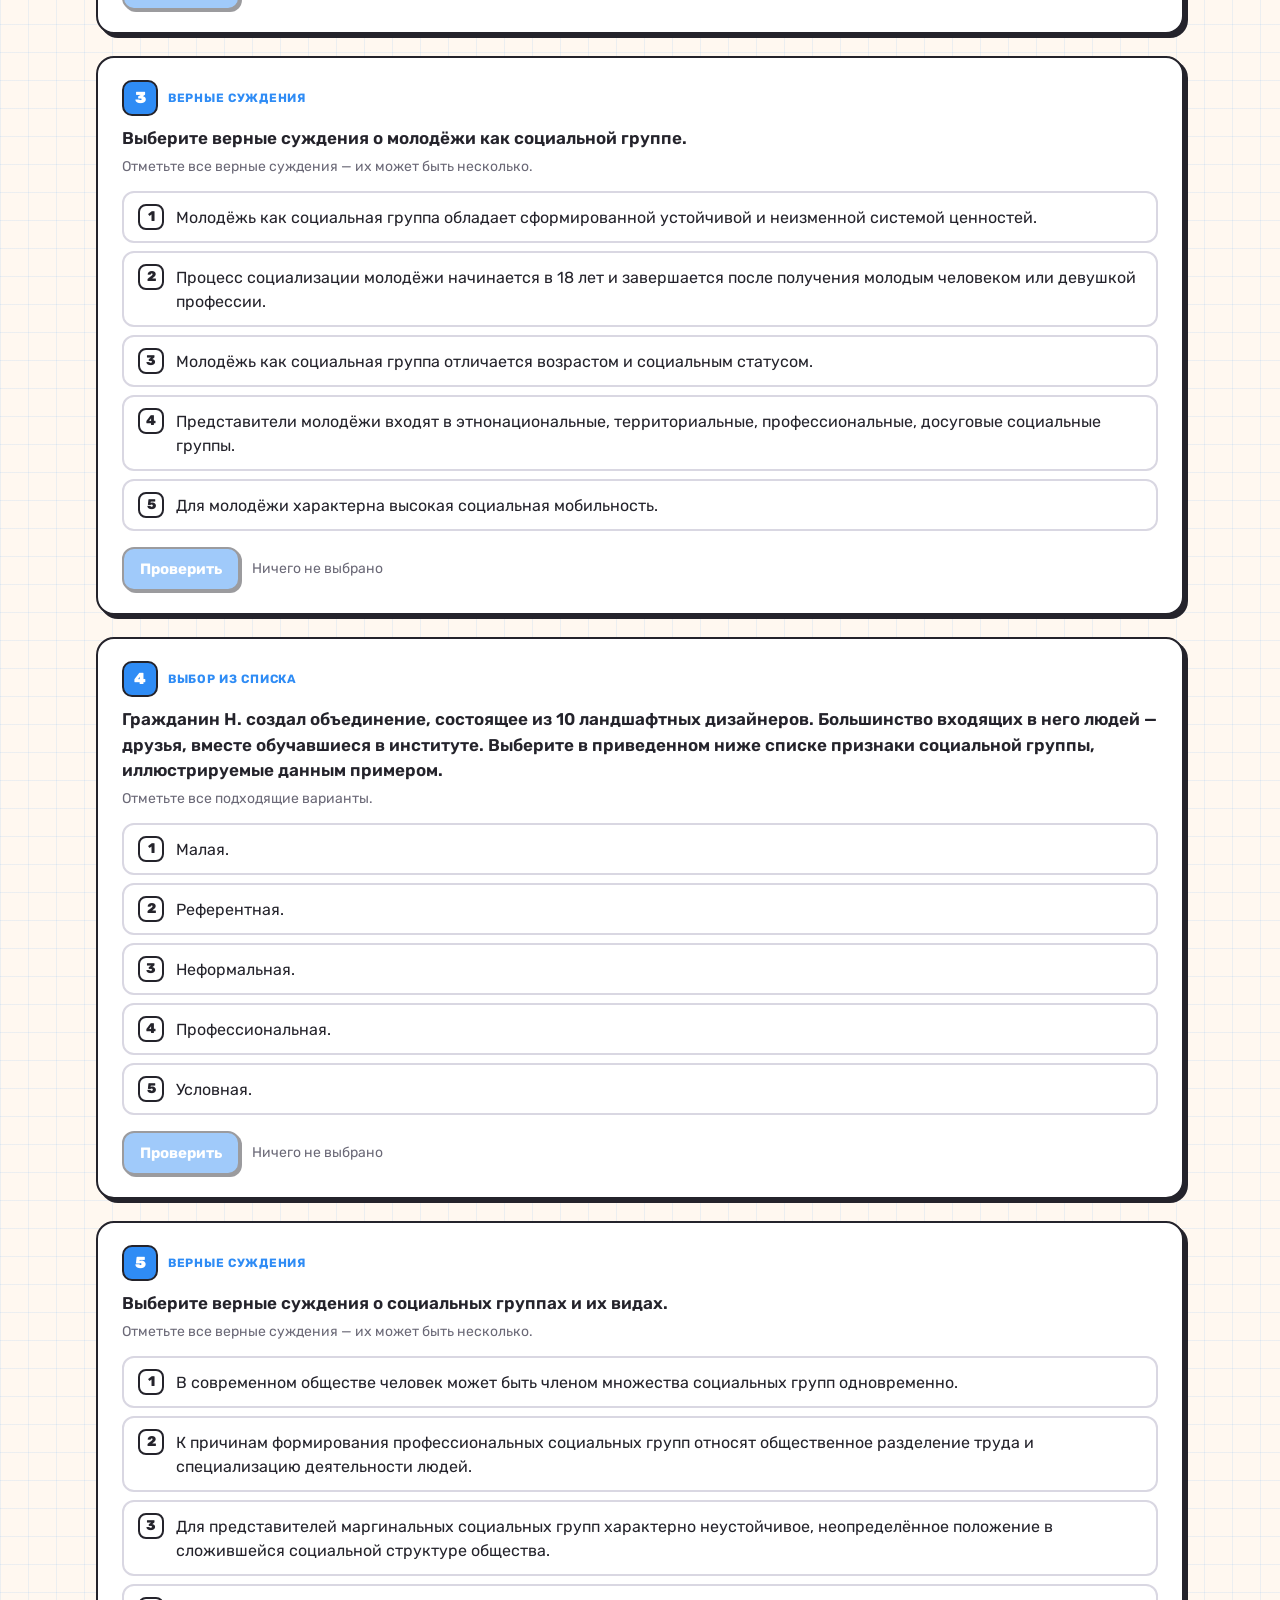
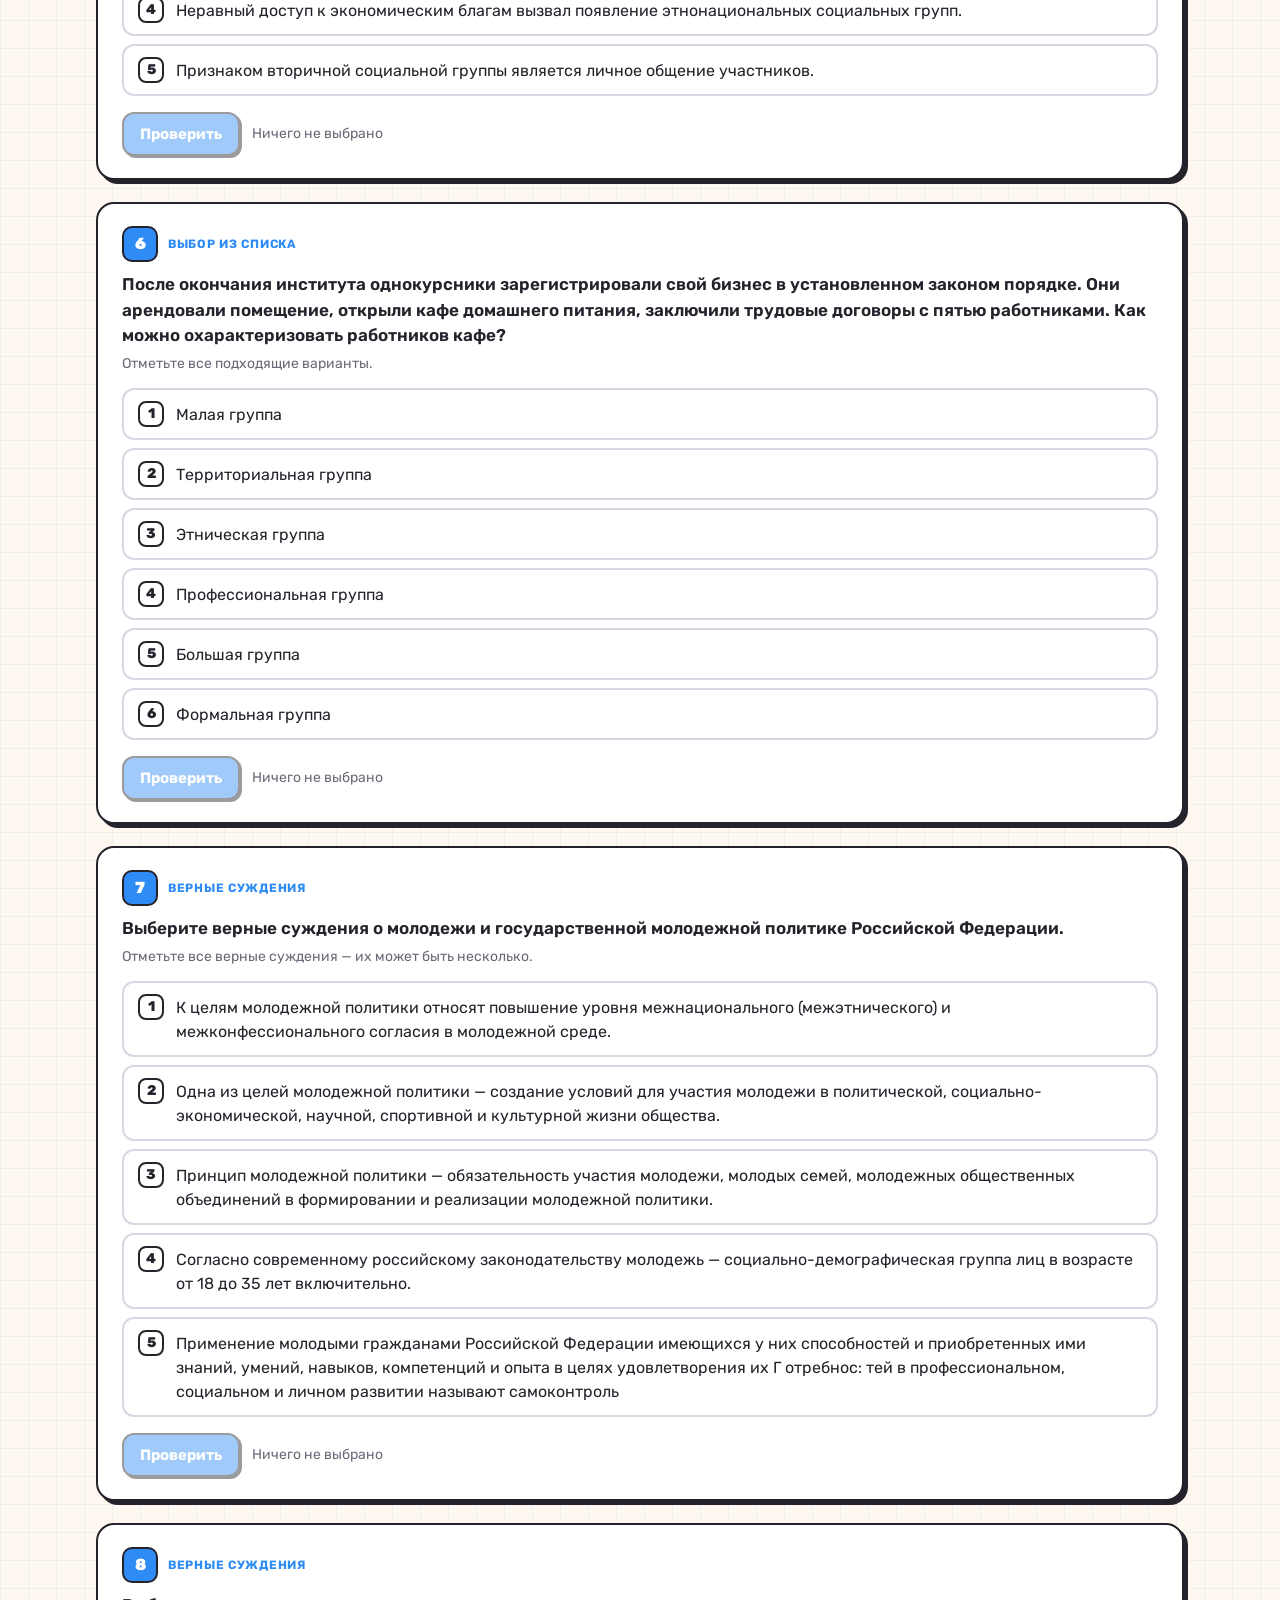
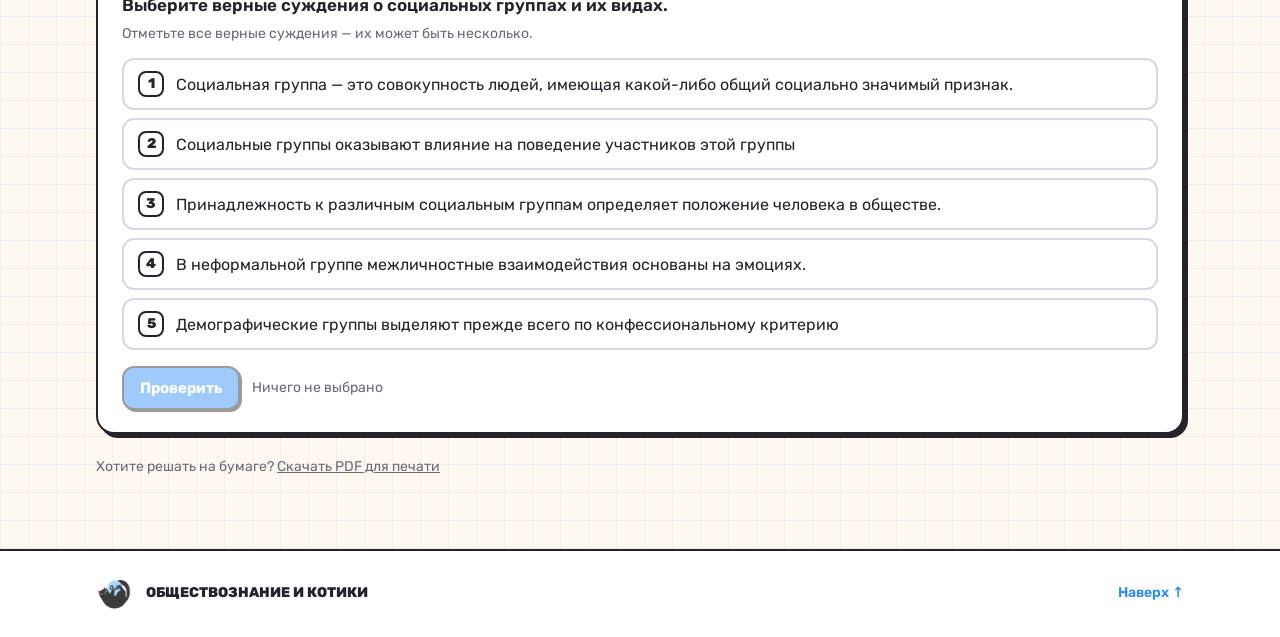
<file: test-pro-2.html>
<!doctype html>
<html lang="ru">
<head>
<meta charset="utf-8">
<meta name="viewport" content="width=device-width, initial-scale=1">
<title>Тест · Про · Социальная сфера · Обществознание и котики</title>
<link rel="icon" href="logo.png">
<link rel="preconnect" href="https://fonts.googleapis.com">
<link rel="preconnect" href="https://fonts.gstatic.com" crossorigin>
<link href="https://fonts.googleapis.com/css2?family=Rubik:wght@400;500;600;700;800;900&family=Caveat:wght@700&display=swap" rel="stylesheet">
<link rel="stylesheet" href="style.css">
</head>
<body>

<header class="top">
  <div class="wrap">
    <a class="brand" href="index.html">
      <img src="logo.png" alt="Логотип «Обществознание и котики»">
      <span><b>Обществознание</b>и котики</span>
    </a>
    <a class="back" href="index.html#homework">← К теме</a>
  </div>
</header>

<main class="wrap">
  <div class="page-hero pink">
    <span class="chip">Социальные роли, социализация, группы · ДЗ</span>
    <h1>Тест · Про<br><span style="font-size:.5em">Социальные группы. Молодёжь</span></h1>
    <p>Дополнительная нарешка. Социальные группы. Молодёжь. 8 заданий: отмечайте варианты и жмите «Проверить» — сразу увидите, верно или нет, и пояснения.</p>
  </div>

  <div class="progress" aria-live="polite">
    <span>Решено: <b id="cnt">0 из 8</b></span>
    <div class="bar"><i id="bar"></i></div>
    <span class="ok">Верно: <b id="okc">0</b></span>
  </div>

  <div class="q-list" id="q-list"></div>

  <div class="result" id="result">
    <span class="chip">Ваш результат</span>
    <div class="score" id="score"></div>
    <p id="msg"></p>
    <div class="row">
      <button class="btn ghost" type="button" id="restart">Пройти заново</button>
      <a class="btn" href="index.html#homework">← Вернуться к ДЗ</a>
    </div>
  </div>
  <p style="margin-top:22px;font-size:14px;color:var(--muted)">Хотите решать на бумаге? <a href="dz-test-pro-2.pdf" download>Скачать PDF для печати</a></p>
</main>

<footer>
  <div class="wrap">
    <img src="logo.png" alt="">
    <span>Обществознание и котики</span>
    <a class="up" href="#">Наверх ↑</a>
  </div>
</footer>

<script>
window.TEST = {
 "id": "sg-pro-2",
 "questions": [
  {
   "type": "sud",
   "text": "Выберите верные суждения о социальных группах и их видах.",
   "opts": [
    "В формальной группе статус членов и цель деятельности не всегда чётко определены, а взаимодействия основаны преимущественно на взаимной симпатии, общем интересе или привычке.",
    "Социальной группой называется совокупность людей, объединяемая устойчивыми социальными связями и отношениями и обладающая рядом признаков, придающих ей неповторимое своеобразие.",
    "Взаимодействие во всех вторичных группах носит непосредственный межличностный характер и предполагает взаимную поддержку.",
    "Группа является второстепенным элементом социальной структуры общества.",
    "Русские, белорусы, немцы — социальные группы, выделяемые по этническому признаку."
   ],
   "ans": [
    2,
    5
   ],
   "notes": {
    "1": "это признаки неформальных групп, формальные группы, в свою очередь, создаются специально, есть определенная организация, а отношения между людьми в них обусловлены их должностным положением, официальными документами и правилами.",
    "2": "это следует из определения социальной группы.",
    "3": "это характеристики первичной группы, вторичные группы чаще связаны формальными, деловыми отношениями, направленными на достижение цели.",
    "4": "социальные группы являются основным, первичным элементом социальной структуры. Именно из их взаимосвязей складывается общество в целом.",
    "5": "этническая общность — исторически сложившаяся на определённой территории устойчивая совокупность людей, обладающих общими, относительно стабильными особенностями культуры, языка, психического склада, самосознанием и исторической памятью, а также осознанием своей идентичности и отличия от других подобных образований."
   }
  },
  {
   "type": "sud",
   "text": "Выберите верные суждения о социальных группах и их видах.",
   "opts": [
    "Группы и организации оказывают влияние на поведение человека.",
    "Одним из признаков первичной социальной группы является высокий уровень ее эмоциональности.",
    "В формальной группе межличностные взаимодействия, как правило, основаны на взаимной симпатии, общем интересе или привычке.",
    "Любое сообщество людей социологи рассматривают в качестве социальной группы.",
    "Примером малой социальной группы служит население деревни."
   ],
   "ans": [
    1,
    2
   ],
   "notes": {
    "1": "группы устанавливают нормы и правила поведения, оказывая как прямое, так и косвенное влияние на поступки и самоидентификацию человека.",
    "2": "первичные группы отличаются непосредственным взаимодействием и эмоциональной близостью.",
    "3": "это признак неформальных групп, формальные группы, в свою очередь, создаются специально, а отношения между людьми в них обусловлены их должностным положением, официальными документами и правилами.",
    "4": "социологи относят к социальной группе только устойчивые объединения с общими целями, правилами, взаимными ожиданиями соответствующего поведения и осознанием своей принадлежности.",
    "5": "малые группы предполагают относительно небольшое число индивидов (от 2 до 30), непосредственность и постоянство контактов, население деревни не подходит под эту характеристику."
   }
  },
  {
   "type": "sud",
   "text": "Выберите верные суждения о молодёжи как социальной группе.",
   "opts": [
    "Молодёжь как социальная группа обладает сформированной устойчивой и неизменной системой ценностей.",
    "Процесс социализации молодёжи начинается в 18 лет и завершается после получения молодым человеком или девушкой профессии.",
    "Молодёжь как социальная группа отличается возрастом и социальным статусом.",
    "Представители молодёжи входят в этнонациональные, территориальные, профессиональные, досуговые социальные группы.",
    "Для молодёжи характерна высокая социальная мобильность."
   ],
   "ans": [
    3,
    4,
    5
   ],
   "notes": {
    "1": "молодёжь отличается неустойчивой системой ценностей (постоянные изменения, поиск, критичность мышления).",
    "2": "социализация продолжается на протяжении всей жизни человека и начинается с рождения.",
    "3": "молодёжь — социально-демографическая группа, выделяемая на основе возрастных характеристик, особенностей социального положения и обусловленных ими социально-психологических качеств.",
    "4": "молодёжь может участвовать в самых разных социальных группах, объединяясь по различным признакам.",
    "5": "это одна из особенностей молодежи."
   }
  },
  {
   "type": "pick",
   "text": "Гражданин Н. создал объединение, состоящее из 10 ландшафтных дизайнеров. Большинство входящих в него людей — друзья, вместе обучавшиеся в институте. Выберите в приведенном ниже списке признаки социальной группы, иллюстрируемые данным примером.",
   "opts": [
    "Малая.",
    "Референтная.",
    "Неформальная.",
    "Профессиональная.",
    "Условная."
   ],
   "ans": [
    1,
    3,
    4
   ],
   "notes": {
    "1": "малые группы — относительно небольшое (от 2 до 30 человек) число индивидов, стабильный состав, что соответствует нашему условию (10 ландшафтных дизайнеров).",
    "2": "в условии нет указаний на то, что эта группа служит для кого-либо эталоном для подражания или оценки своих действий.",
    "3": "потому что группа основана на дружеских связях, а не на официальных предписаниях или документах.",
    "4": "так как все члены объединения являются ландшафтными дизайнерами, то есть объединены общим видом профессиональной деятельности.",
    "5": "это реально существующая и взаимодействующая группа, а не совокупность людей, выделенная исследователем по какому-либо статистическому признаку."
   }
  },
  {
   "type": "sud",
   "text": "Выберите верные суждения о социальных группах и их видах.",
   "opts": [
    "В современном обществе человек может быть членом множества социальных групп одновременно.",
    "К причинам формирования профессиональных социальных групп относят общественное разделение труда и специализацию деятельности людей.",
    "Для представителей маргинальных социальных групп характерно неустойчивое, неопределённое положение в сложившейся социальной структуре общества.",
    "Неравный доступ к экономическим благам вызвал появление этнонациональных социальных групп.",
    "Признаком вторичной социальной группы является личное общение участников."
   ],
   "ans": [
    1,
    2,
    3
   ],
   "notes": {
    "1": "в современном сложном обществе индивид одновременно принадлежит к множеству групп разного типа.",
    "2": "именно разделение труда на специализированные виды деятельности приводит к образованию профессиональных групп.",
    "3": "это основные признаки маргинальных социальных групп",
    "4": "этнонациональные группы формируются на основе общности языка, культуры, происхождения и самосознания, а не из-за экономического неравенства.",
    "5": "это ключевой признак первичной группы, вторичные группы как раз характеризуются формальными, часто безличными отношениями, опосредованными целью деятельности."
   }
  },
  {
   "type": "pick",
   "text": "После окончания института однокурсники зарегистрировали свой бизнес в установленном законом порядке. Они арендовали помещение, открыли кафе домашнего питания, заключили трудовые договоры с пятью работниками. Как можно охарактеризовать работников кафе?",
   "opts": [
    "Малая группа",
    "Территориальная группа",
    "Этническая группа",
    "Профессиональная группа",
    "Большая группа",
    "Формальная группа"
   ],
   "ans": [
    1,
    4,
    6
   ],
   "notes": {
    "1": "работников всего пятеро, они находятся в непосредственном взаимодействии и контакте.",
    "2": "выделяется по месту жительства, а не по месту работы.",
    "3": "нет указаний на этническую принадлежность.",
    "4": "объединены общей профессиональной деятельностью в сфере общественного питания.",
    "5": "численность мала.",
    "6": "создана официально на основе трудовых договоров, отношения регулируются документами."
   }
  },
  {
   "type": "sud",
   "text": "Выберите верные суждения о молодежи и государственной молодежной политике Российской Федерации.",
   "opts": [
    "К целям молодежной политики относят повышение уровня межнационального (межэтнического) и межконфессионального согласия в молодежной среде.",
    "Одна из целей молодежной политики — создание условий для участия молодежи в политической, социально-экономической, научной, спортивной и культурной жизни общества.",
    "Принцип молодежной политики — обязательность участия молодежи, молодых семей, молодежных общественных объединений в формировании и реализации молодежной политики.",
    "Согласно современному российскому законодательству молодежь — социально-демографическая группа лиц в возрасте от 18 до 35 лет включительно.",
    "Применение молодыми гражданами Российской Федерации имеющихся у них способностей и приобретенных ими знаний, умений, навыков, компетенций и опыта в целях удовлетворения их Г отребнос: тей в профессиональном, социальном и личном развитии называют самоконтроль"
   ],
   "ans": [
    1,
    2,
    3
   ],
   "notes": {
    "1": "это отражено в ФЗ «О молодежной политике в Российской Федерации» (статья 4) как укрепление межнациональных отношений.",
    "2": "ФЗ «О молодежной политике в Российской Федерации» (статья 4) предусматривает создание благоприятных условий для профессионального развития, научной и творческой деятельности.",
    "3": "в ФЗ «О молодежной политике в Российской Федерации» (статья 5) закрепляется обязательность участия молодежи, молодых семей, молодежных общественных объединений в формировании и реализации молодежной политики.",
    "4": "ФЗ «О молодежной политике в Российской Федерации» (статья 5) устанавливает возрастные рамки от 14 до 35 лет.",
    "5": "это определение самореализации, а не самоконтроля; самоконтроль — способность личности самостоятельно регулировать свое поведение"
   },
   "explain": "Молодежная политика Российской Федерации — система мер нормативного, правового, финансового, организационного, информационного, аналитического, кадрового, научного и иного характера, реализуемых на основе взаимодействия с институтами гражданского общества и гражданами, активного межведомственного взаимодействия, направленных на гражданско-патриотическое и духовно-нравственное воспитание молодежи, расширение возможностей для эффективной самореализации молодежи и повышение уровня ее потенциала в целях достижения устойчивого социально-экономического развития, глобальной конкурентоспособности, национальной безопасности Российской Федерации."
  },
  {
   "type": "sud",
   "text": "Выберите верные суждения о социальных группах и их видах.",
   "opts": [
    "Социальная группа — это совокупность людей, имеющая какой-либо общий социально значимый признак.",
    "Социальные группы оказывают влияние на поведение участников этой группы",
    "Принадлежность к различным социальным группам определяет положение человека в обществе.",
    "В неформальной группе межличностные взаимодействия основаны на эмоциях.",
    "Демографические группы выделяют прежде всего по конфессиональному критерию"
   ],
   "ans": [
    1,
    2,
    3,
    4
   ],
   "notes": {
    "1": "это определение социальной группы.",
    "2": "группы осуществляют социальный контроль и социализацию.",
    "3": "социальные статусы формируются через принадлежность к группам",
    "4": "неформальные группы строятся на личных эмоциональных взаимоотношениях, а формальные группы регулируются должностными инструкциями и правилами.",
    "5": "демографические группы выделяются по возрасту, полу, а не по религиозной принадлежности."
   }
  }
 ]
};
</script>
<script src="test.js"></script>
</body>
</html>
</file>
<file: style.css>
/* ===== Цвета курса — меняются здесь ===== */
:root{
  --blue:#2f8cf5;        /* основной синий */
  --blue-soft:#a9d8ff;   /* светло-голубой */
  --blue-pale:#eaf5ff;
  --pink:#f9b5c8;        /* розовый акцент */
  --pink-deep:#e8789a;
  --cream:#fff8f0;       /* фон страницы */
  --ink:#24232b;         /* текст и обводки */
  --muted:#6b6977;
  --card:#ffffff;
  --grid:rgba(47,140,245,.09);
  --radius:18px;
}
*{box-sizing:border-box}
html{scroll-behavior:smooth;scroll-padding-top:84px}
body{
  margin:0;font-family:Rubik,system-ui,sans-serif;color:var(--ink);line-height:1.5;
  background-color:var(--cream);
  background-image:linear-gradient(var(--grid) 1px,transparent 1px),linear-gradient(90deg,var(--grid) 1px,transparent 1px);
  background-size:28px 28px;
}
a{color:inherit}
img{max-width:100%;display:block}
.wrap{max-width:1120px;margin:0 auto;padding:0 16px}

/* ===== шапка ===== */
.top{position:sticky;top:0;z-index:20;background:rgba(255,255,255,.92);backdrop-filter:blur(8px);border-bottom:2px solid var(--ink)}
.top .wrap{display:flex;align-items:center;gap:20px;height:68px}
.brand{display:flex;align-items:center;gap:10px;text-decoration:none;flex-shrink:0}
.brand img{width:46px;height:46px}
.brand span{font-weight:900;text-transform:uppercase;line-height:1;font-size:15px;letter-spacing:.01em}
.brand span b{color:var(--blue);display:block;font-weight:900}
.nav{display:flex;gap:4px;margin-left:auto;overflow-x:auto;scrollbar-width:none}
.nav::-webkit-scrollbar{display:none}
.nav a{text-decoration:none;font-weight:600;font-size:14px;padding:8px 12px;border-radius:999px;white-space:nowrap}
.nav a:hover{background:var(--blue-pale)}
.nav a.cta{background:var(--pink);border:2px solid var(--ink)}
@media (max-width:860px){.nav a:not(.cta){display:none}}

/* ===== обложка темы ===== */
.hero{margin:32px 0 12px;background:var(--blue);color:#fff;border:2px solid var(--ink);border-radius:28px;padding:44px 40px 36px;position:relative;overflow:hidden;box-shadow:6px 6px 0 var(--ink)}
.hero::before{content:"";position:absolute;inset:0;background:radial-gradient(circle at 85% 20%,rgba(255,255,255,.28),transparent 45%),repeating-conic-gradient(from 0deg at 100% 0%,rgba(255,255,255,.07) 0 6deg,transparent 6deg 12deg);pointer-events:none}
.hero > *{position:relative}
.chip{display:inline-block;font-weight:700;font-size:13px;text-transform:uppercase;letter-spacing:.06em;background:#fff;color:var(--ink);border:2px solid var(--ink);border-radius:999px;padding:5px 14px}
.hero h1{font-size:clamp(38px,7vw,78px);line-height:.95;font-weight:900;text-transform:uppercase;margin:18px 0 16px;letter-spacing:-.01em;text-shadow:3px 3px 0 rgba(36,35,43,.25)}
.hero h1 em{font-style:normal;display:inline-block;background:var(--pink);color:var(--ink);padding:0 .18em;border-radius:12px;transform:rotate(-1.5deg)}
.hero p{max-width:560px;font-size:18px;margin:0 0 26px;opacity:.95}
.hero .cat{position:absolute;right:28px;bottom:-14px;width:200px;transform:rotate(8deg);filter:drop-shadow(4px 4px 0 rgba(36,35,43,.35))}
@media (max-width:760px){.hero{padding:30px 22px 26px}.hero .cat{width:72px;right:16px;top:18px;bottom:auto}.hero p{font-size:16px;padding-right:0}}
.jumps{display:flex;flex-wrap:wrap;gap:8px;max-width:780px}
.jumps a{display:flex;align-items:center;gap:8px;text-decoration:none;background:rgba(255,255,255,.16);border:2px solid rgba(255,255,255,.7);border-radius:999px;padding:6px 14px 6px 6px;font-weight:600;font-size:14px;transition:background .15s}
.jumps a:hover{background:rgba(255,255,255,.3)}
.jumps a i{font-style:normal;width:24px;height:24px;border-radius:50%;background:#fff;color:var(--blue);display:grid;place-items:center;font-weight:800;font-size:13px}
.jumps a.live i{background:var(--pink);color:var(--ink)}

/* ===== разделы ===== */
section{padding:48px 0 8px}
.sec-head{display:flex;align-items:flex-end;gap:16px;margin-bottom:22px;flex-wrap:wrap}
.num{font-weight:900;font-size:15px;background:var(--pink);border:2px solid var(--ink);border-radius:12px;padding:6px 10px;transform:rotate(-4deg);box-shadow:2px 2px 0 var(--ink)}
.sec-head h2{margin:0;font-size:clamp(26px,4vw,38px);font-weight:900;text-transform:uppercase;line-height:1}
.sec-head p{margin:0 0 2px;color:var(--muted);flex-basis:100%;font-size:16px}
.hand{font-family:Caveat,cursive;font-size:24px;color:var(--pink-deep);line-height:1}

.grid{display:grid;gap:20px;grid-template-columns:repeat(auto-fill,minmax(300px,1fr))}
.card{background:var(--card);border:2px solid var(--ink);border-radius:var(--radius);box-shadow:4px 4px 0 var(--ink);overflow:hidden;display:flex;flex-direction:column;transition:transform .15s,box-shadow .15s}
.card:hover{transform:translate(-2px,-2px);box-shadow:6px 6px 0 var(--ink)}

/* видео */
.video .player{aspect-ratio:16/9;background:#111;border-bottom:2px solid var(--ink)}
.video iframe{width:100%;height:100%;border:0;display:block}
.video .body{padding:16px 18px 18px;display:flex;align-items:center;gap:14px}
.video .n{flex-shrink:0;width:40px;height:40px;border-radius:12px;background:var(--blue);color:#fff;font-weight:900;display:grid;place-items:center;border:2px solid var(--ink);font-size:18px}
.video h3{margin:0;font-size:18px;line-height:1.2}
.video a.ext{font-size:13px;color:var(--blue);font-weight:600;text-decoration:none}
.video a.ext:hover{text-decoration:underline}

/* файлы */
.file .cover{aspect-ratio:16/10;overflow:hidden;border-bottom:2px solid var(--ink);background:var(--blue-pale);position:relative}
.file .cover img{width:100%;height:auto;object-position:top}
.file .tag{position:absolute;left:12px;top:12px;background:#fff;border:2px solid var(--ink);border-radius:999px;font-size:12px;font-weight:700;padding:3px 10px;text-transform:uppercase;letter-spacing:.04em}
.file .tag.pink{background:var(--pink)}
.file .tag.blue{background:var(--blue-soft)}
.file .body{padding:16px 18px 18px;display:flex;flex-direction:column;gap:6px;flex:1}
.file .kicker{font-size:13px;font-weight:700;color:var(--blue);text-transform:uppercase;letter-spacing:.05em}
.file h3{margin:0;font-size:19px;line-height:1.2}
.file .meta{color:var(--muted);font-size:14px}
.file .actions{margin-top:auto;padding-top:12px;display:flex;gap:8px;flex-wrap:wrap}
.btn{display:inline-flex;align-items:center;gap:8px;font:inherit;font-weight:700;font-size:15px;text-decoration:none;background:var(--blue);color:#fff;border:2px solid var(--ink);border-radius:12px;padding:9px 16px;box-shadow:2px 2px 0 var(--ink);transition:transform .1s,box-shadow .1s;cursor:pointer}
.btn:hover{transform:translate(-1px,-1px);box-shadow:3px 3px 0 var(--ink)}
.btn:active{transform:translate(2px,2px);box-shadow:0 0 0 var(--ink)}
.btn.ghost{background:#fff;color:var(--ink)}
.btn.pink{background:var(--pink);color:var(--ink)}
.btn svg{width:18px;height:18px}

/* «скоро» */
.soon{align-self:start;border-style:dashed;box-shadow:none;background:rgba(255,255,255,.7)}
.soon:hover{transform:none;box-shadow:none}
.soon .body{padding:22px}
.soon .ico{font-size:30px;line-height:1}

/* запоминашка */
.memo{display:grid;grid-template-columns:minmax(0,300px) 1fr;gap:0;background:#fff;border:2px solid var(--ink);border-radius:var(--radius);box-shadow:4px 4px 0 var(--ink);overflow:hidden}
.memo .cover{border-right:2px solid var(--ink);background:var(--blue-pale)}
.memo .cover img{width:100%;height:100%;object-fit:cover;object-position:top}
.memo .body{padding:26px 28px;display:flex;flex-direction:column;gap:10px}
.memo h3{margin:0;font-size:26px;font-weight:900;text-transform:uppercase}
.memo ul{margin:4px 0 8px;padding:0;list-style:none;display:grid;gap:8px}
.memo li{padding-left:28px;position:relative}
.memo li::before{content:"";position:absolute;left:0;top:6px;width:14px;height:14px;border-radius:4px;background:var(--pink);border:2px solid var(--ink)}
@media (max-width:700px){.memo{grid-template-columns:1fr}.memo .cover{border-right:0;border-bottom:2px solid var(--ink);aspect-ratio:16/10}}

/* практика */
.practice{margin-top:64px;margin-bottom:8px;background:var(--pink);border:2px solid var(--ink);border-radius:28px;box-shadow:6px 6px 0 var(--ink);padding:36px 36px 32px;position:relative;overflow:hidden}
.practice::after{content:"";position:absolute;right:-60px;top:-60px;width:240px;height:240px;border-radius:50%;background:rgba(255,255,255,.35)}
.practice > *{position:relative;z-index:1}
.practice .label{display:inline-block;background:var(--ink);color:#fff;font-weight:800;text-transform:uppercase;letter-spacing:.06em;font-size:13px;padding:6px 14px;border-radius:999px}
.practice h2{font-size:clamp(30px,5vw,52px);font-weight:900;text-transform:uppercase;line-height:1;margin:16px 0 18px}
.when{display:flex;flex-wrap:wrap;gap:12px;margin-bottom:22px}
.when div{background:#fff;border:2px solid var(--ink);border-radius:14px;padding:10px 16px}
.when small{display:block;font-size:12px;text-transform:uppercase;letter-spacing:.06em;color:var(--muted);font-weight:700}
.when strong{font-size:22px;font-weight:900}
.practice .lead{max-width:640px;font-size:17px;margin:0 0 22px}
.btn.big{font-size:17px;padding:13px 22px;background:var(--ink);color:#fff}
.btn.big:hover{background:#000}
.practice h3.sub{font-size:20px;font-weight:900;text-transform:uppercase;margin:34px 0 14px}
.wb{display:grid;grid-template-columns:repeat(auto-fill,minmax(280px,1fr));gap:16px}
.wb .card{flex-direction:row;align-items:stretch}
.wb .thumb{width:96px;flex-shrink:0;border-right:2px solid var(--ink);background:var(--blue-soft);overflow:hidden}
.wb .thumb img{width:100%;height:100%;object-fit:cover;object-position:top}
.wb .thumb.doc{display:grid;place-items:center;background:var(--blue-pale);font-weight:900;font-size:20px;color:var(--blue)}
.wb .body{padding:14px 16px;display:flex;flex-direction:column;gap:4px}
.wb h4{margin:0;font-size:17px}
.wb .meta{color:var(--muted);font-size:14px}
.wb .btn{margin-top:auto;align-self:flex-start;font-size:14px;padding:7px 14px}
.wb-topic{font-size:15px;margin:-6px 0 14px;max-width:700px}

footer{margin:72px 0 0;border-top:2px solid var(--ink);background:#fff}
footer .wrap{display:flex;align-items:center;gap:12px;padding-top:22px;padding-bottom:26px;flex-wrap:wrap}
footer img{width:38px;height:38px}
footer span{font-weight:800;text-transform:uppercase;font-size:14px}
footer .up{margin-left:auto;font-weight:600;font-size:14px;text-decoration:none;color:var(--blue)}

@media (prefers-reduced-motion:reduce){*{transition:none!important}html{scroll-behavior:auto}}

/* ===== ДЗ на главной ===== */
.hw-card{padding:22px;gap:10px}
.hw-card h3{margin:4px 0 0;font-size:24px;font-weight:900;text-transform:uppercase}
.hw-card p{margin:0 0 6px;color:var(--muted)}
.hw-card .btn{align-self:flex-start;margin-top:auto}
.hw-top{display:flex;align-items:center;justify-content:space-between;gap:8px}
.hw-n{width:42px;height:42px;border-radius:12px;background:var(--ink);color:#fff;font-weight:900;font-size:20px;display:grid;place-items:center}
.chip-s{font-size:12px;font-weight:700;text-transform:uppercase;letter-spacing:.04em;border:2px solid var(--ink);border-radius:999px;padding:3px 10px;background:#fff}
.chip-s.blue{background:var(--blue-soft)}
.chip-s.pink{background:var(--pink)}
.pdf-link{font-size:13px;color:var(--muted)}
.pdf-link:hover{color:var(--blue)}

/* ===== страницы тестов ===== */
.back{display:inline-flex;align-items:center;gap:6px;font-weight:700;text-decoration:none;padding:8px 14px;border:2px solid var(--ink);border-radius:999px;background:#fff;font-size:14px;white-space:nowrap}
.back:hover{background:var(--blue-pale)}
.top .back{margin-left:auto}
.page-hero{margin:28px 0 8px;background:var(--blue);color:#fff;border:2px solid var(--ink);border-radius:24px;padding:30px 32px;box-shadow:6px 6px 0 var(--ink);position:relative;overflow:hidden}
.page-hero.pink{background:var(--pink);color:var(--ink)}
.page-hero.white{background:#fff;color:var(--ink)}
.page-hero h1{margin:14px 0 8px;font-size:clamp(32px,6vw,56px);line-height:1;font-weight:900;text-transform:uppercase}
.page-hero p{margin:0;max-width:640px;font-size:17px}
.progress{position:sticky;top:68px;z-index:10;margin:18px 0 0;background:#fff;border:2px solid var(--ink);border-radius:14px;padding:10px 16px;display:flex;align-items:center;gap:14px;flex-wrap:wrap;box-shadow:3px 3px 0 var(--ink)}
.progress .bar{flex:1;min-width:120px;height:12px;border:2px solid var(--ink);border-radius:999px;overflow:hidden;background:var(--blue-pale)}
.progress .bar i{display:block;height:100%;width:0;background:var(--blue);transition:width .3s}
.progress b{font-weight:800}
.progress .ok{color:#1a8a4a}
.q-list{display:grid;gap:22px;margin-top:22px}
.q{background:#fff;border:2px solid var(--ink);border-radius:var(--radius);box-shadow:4px 4px 0 var(--ink);padding:22px 24px}
.q-head{display:flex;align-items:center;gap:10px;margin-bottom:10px}
.q-num{width:36px;height:36px;border-radius:10px;background:var(--blue);color:#fff;font-weight:900;display:grid;place-items:center;border:2px solid var(--ink);flex-shrink:0}
.q-type{font-size:12px;font-weight:700;text-transform:uppercase;letter-spacing:.06em;color:var(--blue)}
.q-text{font-weight:600;font-size:17px;margin:0 0 4px}
.q-hint{font-size:14px;color:var(--muted);margin:0 0 14px}
.opts{display:grid;gap:8px;list-style:none;margin:0;padding:0}
.opt{display:flex;gap:12px;align-items:flex-start;padding:11px 14px;border:2px solid #d9d7e2;border-radius:12px;cursor:pointer;transition:border-color .12s,background .12s;user-select:none}
.opt:hover{border-color:var(--blue)}
.opt .box{flex-shrink:0;width:26px;height:26px;border:2px solid var(--ink);border-radius:8px;display:grid;place-items:center;font-weight:800;font-size:14px;background:#fff}
.opt.sel{border-color:var(--blue);background:var(--blue-pale)}
.opt.sel .box{background:var(--blue);color:#fff}
.opt .txt{padding-top:2px}
.opt .note{display:none;font-size:14px;color:var(--muted);margin-top:6px}
.opt .note b{font-weight:700}
.q.done .opt{cursor:default}
.q.done .opt:hover{border-color:#d9d7e2}
.q.done .opt .note{display:block}
.opt.right{border-color:#1fa35a;background:#eafaf0}
.opt.right .box{background:#1fa35a;color:#fff;border-color:#127a40}
.opt.wrong{border-color:#e0475f;background:#fdecef}
.opt.wrong .box{background:#e0475f;color:#fff;border-color:#a8283c}
.opt.missed{border-color:#1fa35a;border-style:dashed}
.opt .flag{font-size:12px;font-weight:700;text-transform:uppercase;letter-spacing:.04em;margin-left:6px}
.opt.right .flag{color:#127a40}.opt.wrong .flag{color:#a8283c}.opt.missed .flag{color:#127a40}
.q-actions{display:flex;align-items:center;gap:12px;margin-top:16px;flex-wrap:wrap}
.btn[disabled]{opacity:.45;cursor:not-allowed;transform:none;box-shadow:2px 2px 0 var(--ink)}
.picked{font-size:14px;color:var(--muted)}
.verdict{display:none;margin-top:16px;border:2px solid var(--ink);border-radius:14px;padding:14px 16px}
.q.done .verdict{display:block}
.verdict.good{background:#eafaf0}
.verdict.bad{background:#fdecef}
.verdict strong{font-size:18px;font-weight:900;display:block;margin-bottom:2px}
.verdict p{margin:6px 0 0;font-size:15px}
.result{display:none;margin-top:30px;background:var(--pink);border:2px solid var(--ink);border-radius:24px;box-shadow:6px 6px 0 var(--ink);padding:30px;text-align:center}
.result.show{display:block}
.result .score{font-size:clamp(48px,9vw,80px);font-weight:900;line-height:1;margin:10px 0}
.result p{margin:0 auto 18px;max-width:520px}
.result .row{display:flex;gap:10px;justify-content:center;flex-wrap:wrap}

/* вторая часть */
.source{background:#fff;border:2px solid var(--ink);border-radius:var(--radius);box-shadow:4px 4px 0 var(--ink);padding:24px 28px;margin-top:22px}
.source h2{margin:0 0 12px;font-size:20px;font-weight:900;text-transform:uppercase}
.source p{margin:0 0 12px;font-size:16px;line-height:1.65;text-indent:1.5em}
.source .author{text-align:right;font-style:italic;color:var(--muted);text-indent:0}
.q textarea{width:100%;min-height:150px;resize:vertical;font:inherit;font-size:16px;line-height:1.5;padding:12px 14px;border:2px solid #d9d7e2;border-radius:12px;background:#fff;color:var(--ink)}
.q textarea:focus{outline:none;border-color:var(--blue)}
.etalon{display:none;margin-top:16px;border:2px solid var(--ink);border-radius:14px;background:var(--blue-pale);padding:16px 18px}
.q.done .etalon{display:block}
.etalon strong{display:block;font-size:13px;text-transform:uppercase;letter-spacing:.06em;color:var(--blue);margin-bottom:6px}
.etalon ol,.etalon ul{margin:0;padding-left:22px}
.etalon li{margin:6px 0}
.etalon .crit{font-size:14px;color:var(--muted);margin-top:10px}
.warn{color:#a8283c;font-size:14px;display:none}
.warn.show{display:inline}
@media (max-width:600px){.q{padding:18px 16px}.source{padding:20px 18px}.page-hero{padding:24px 20px}.progress{top:68px}}
@media (max-width:600px){.progress{flex-wrap:nowrap;gap:10px;font-size:14px;padding:8px 12px}.progress .bar{min-width:50px}}

/* ===== v2: картинки и задания на соответствие ===== */
.q-img{width:100%;max-width:640px;height:auto;border:2px solid #d9d7e2;border-radius:12px;margin:6px 0 12px;background:#fff}
.m-cols{display:grid;grid-template-columns:minmax(0,1.6fr) minmax(0,1fr);gap:16px;align-items:start}
.m-right{border:2px solid #d9d7e2;border-radius:12px;padding:12px 14px;background:var(--blue-pale);position:sticky;top:140px}
.m-h{font-size:12px;font-weight:700;text-transform:uppercase;letter-spacing:.05em;color:var(--blue);margin-bottom:8px}
.m-ritem{font-size:15px;margin:4px 0}
.m-left{display:grid;gap:8px}
.m-left .m-h{margin-bottom:0}
.m-row{display:grid;grid-template-columns:1fr auto;gap:6px 12px;align-items:center;padding:10px 12px;border:2px solid #d9d7e2;border-radius:12px}
.m-lab{font-size:15px}
.m-btns{display:flex;gap:6px}
.m-b{width:36px;height:36px;border:2px solid var(--ink);border-radius:10px;background:#fff;font:inherit;font-weight:800;cursor:pointer}
.m-b:hover{background:var(--blue-pale)}
.m-b.on{background:var(--blue);color:#fff}
.m-b:disabled{cursor:default}
.m-row .note{grid-column:1/-1;display:none;font-size:14px;color:var(--muted)}
.q.done .m-row .note{display:block}
.m-row.right{border-color:#1fa35a;background:#eafaf0}
.m-row.wrong{border-color:#e0475f;background:#fdecef}
.m-row.wrong .m-b.ok{box-shadow:0 0 0 3px #1fa35a}
.m-row .flag{font-size:12px;font-weight:700;text-transform:uppercase;letter-spacing:.04em}
.m-row.right .flag{color:#127a40}.m-row.wrong .flag{color:#a8283c}
@media (max-width:700px){.m-cols{grid-template-columns:1fr}.m-right{position:static;order:-1}}
.crit-file{display:flex;flex-wrap:wrap;align-items:center;gap:8px;margin-top:10px}
.crit-file .btn{font-size:14px;padding:7px 12px}
.crit-file .meta{font-size:13px;color:var(--muted)}
.hw-link{display:flex;flex-direction:column;gap:4px;margin-top:6px}
.hw-link .btn{align-self:stretch;justify-content:space-between;margin-top:0}
.hw-card .hw-link + .hw-link{margin-top:10px}
</file>
